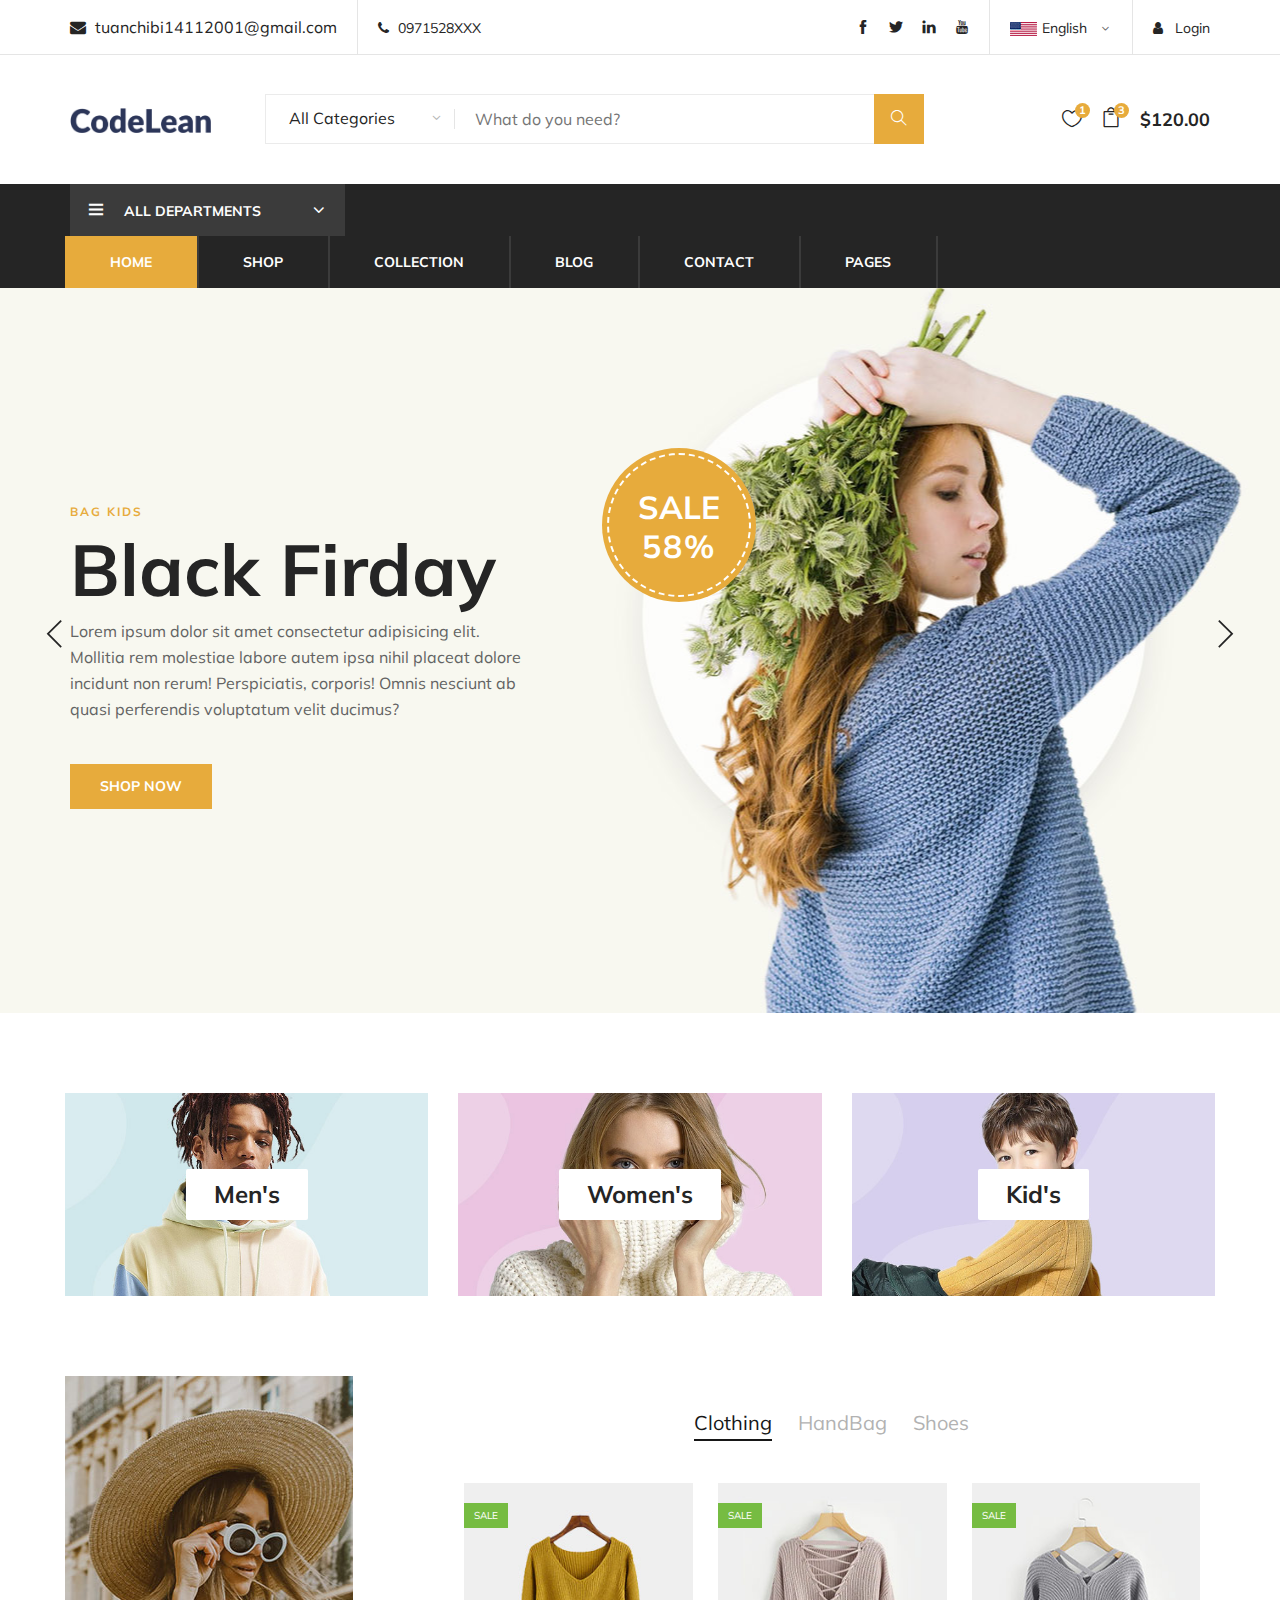
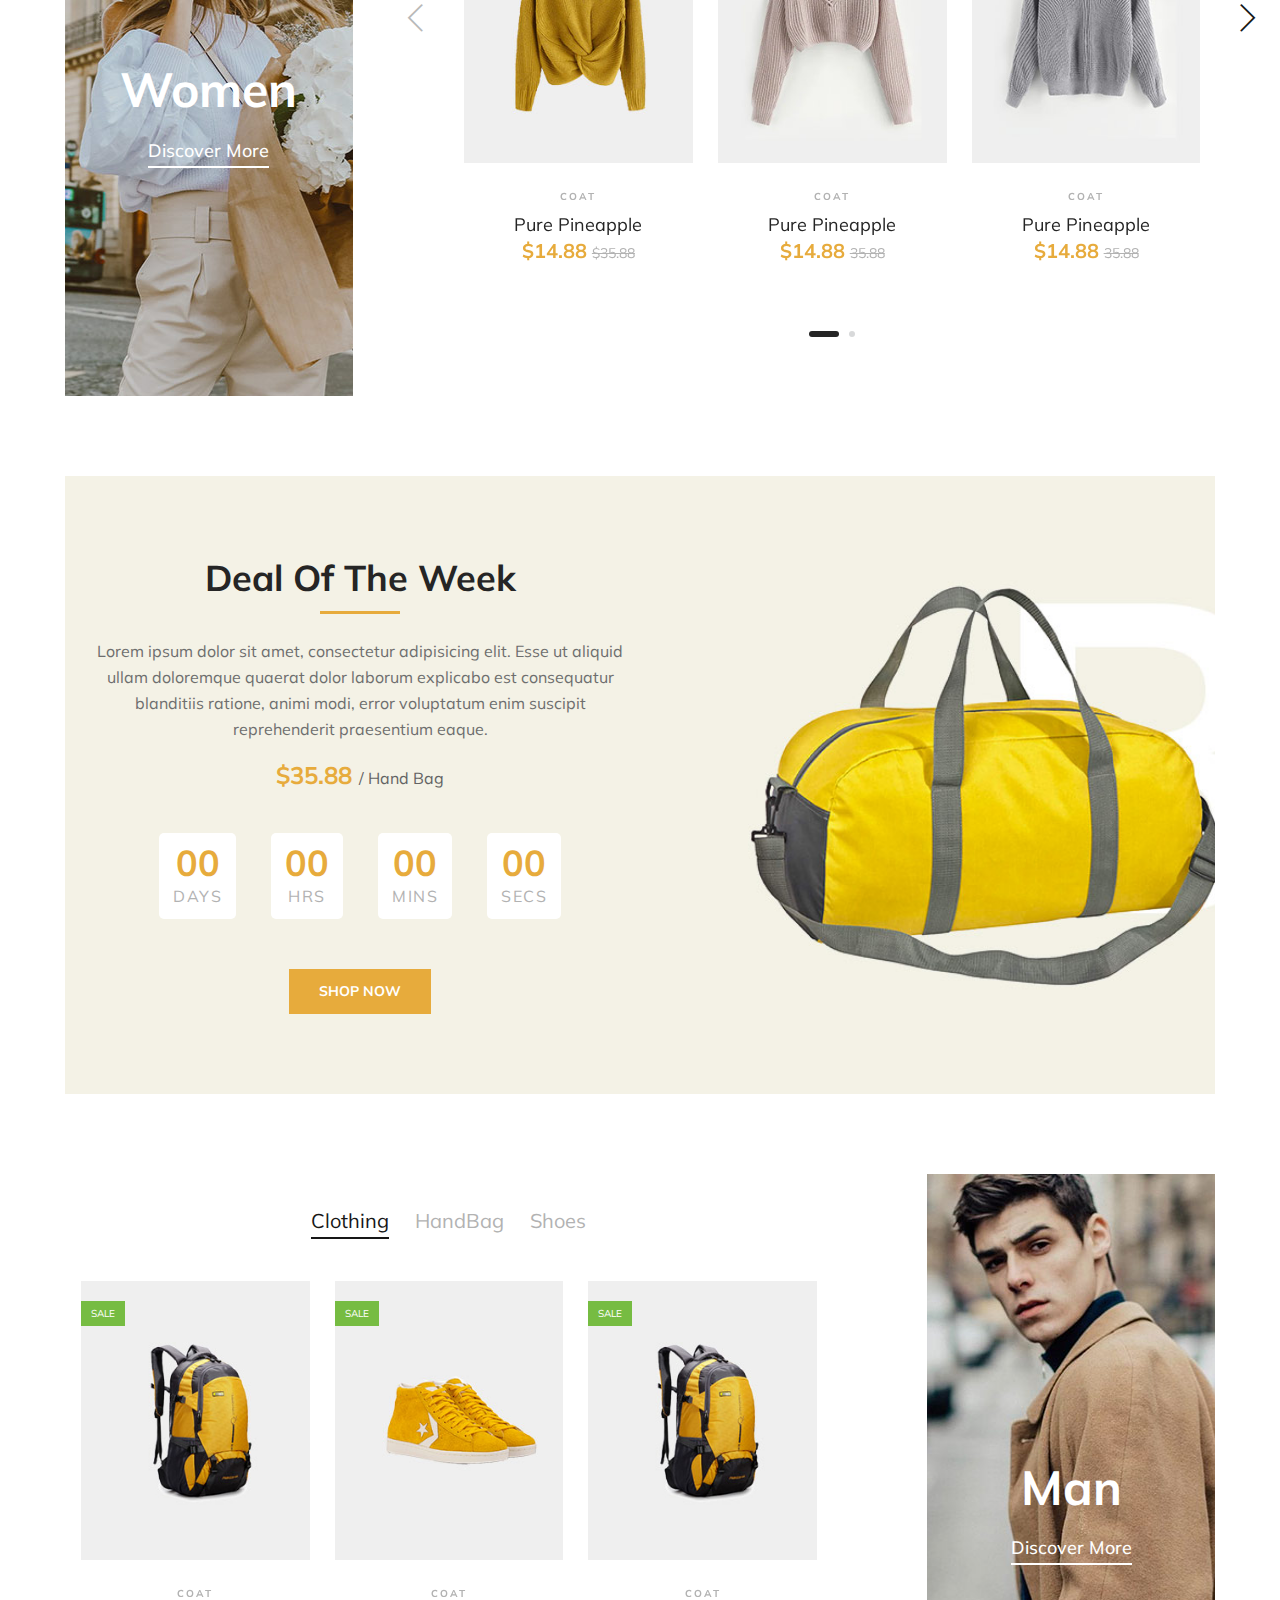
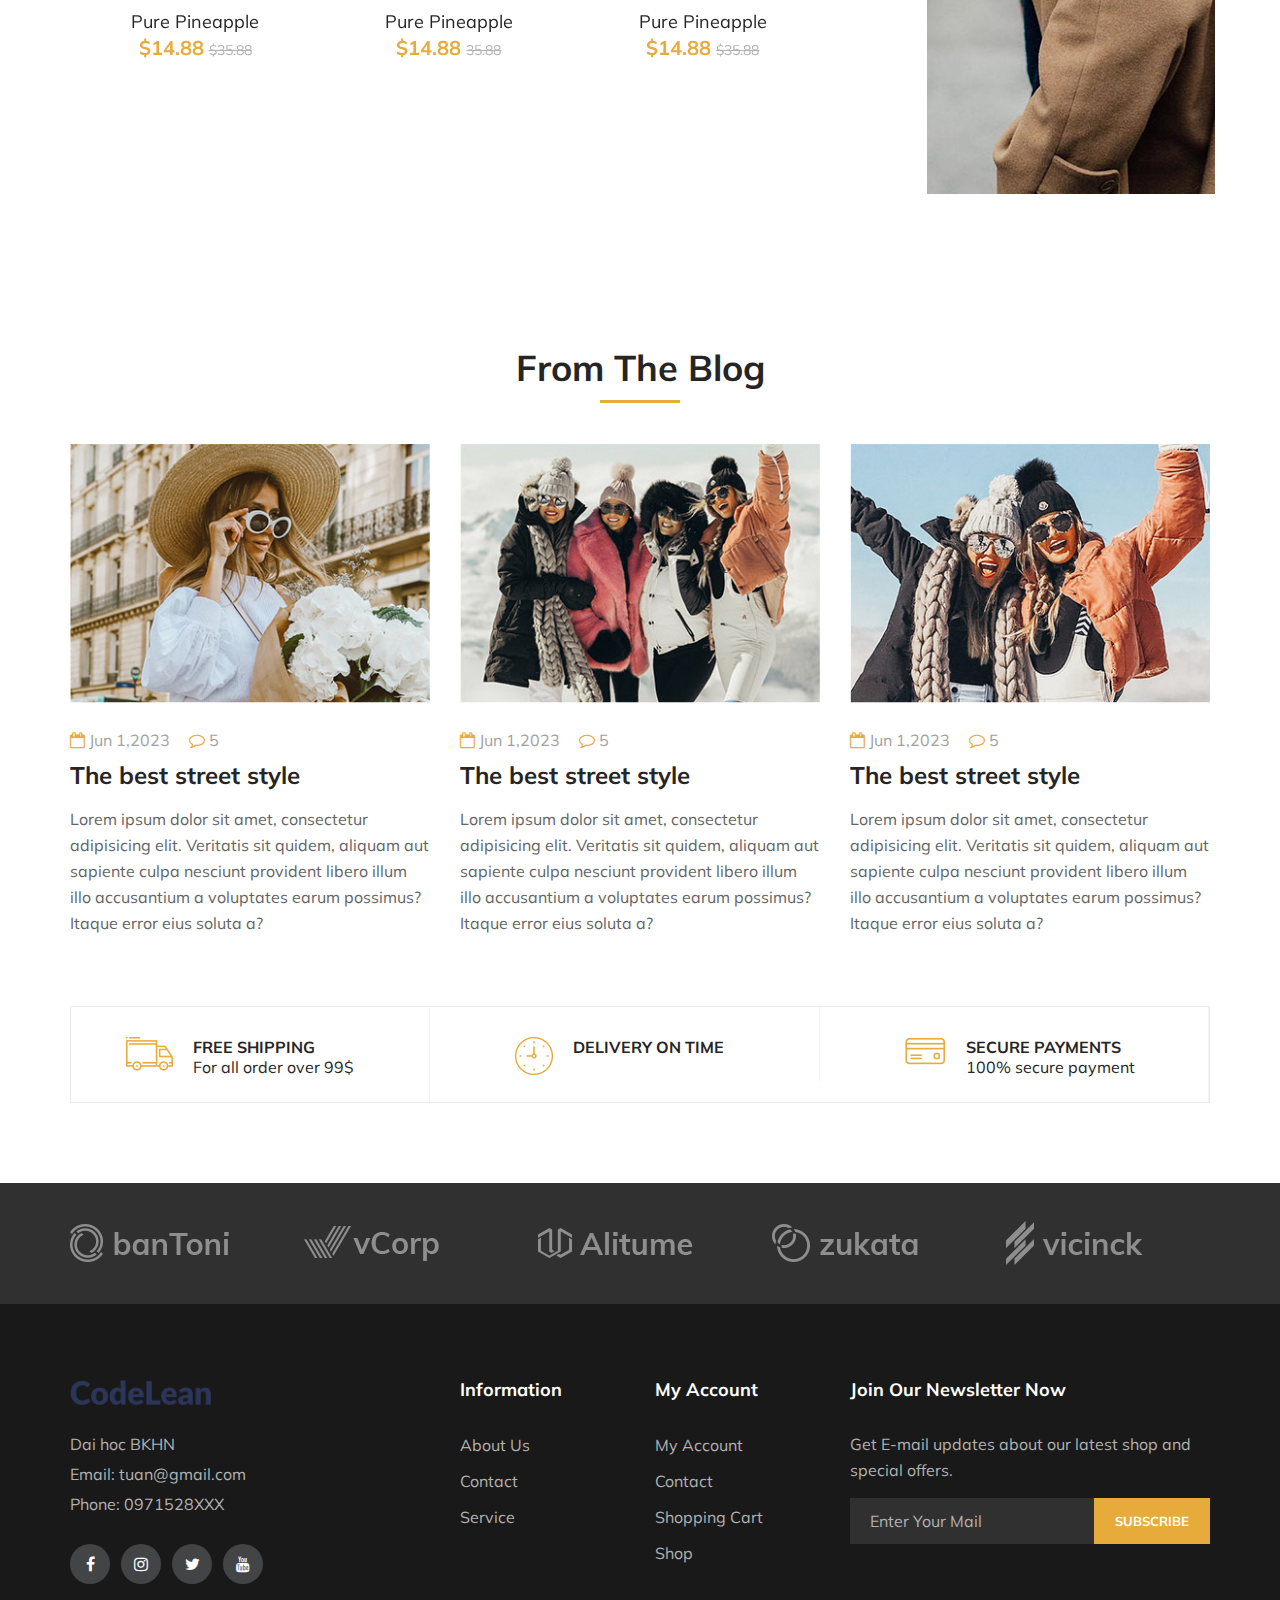
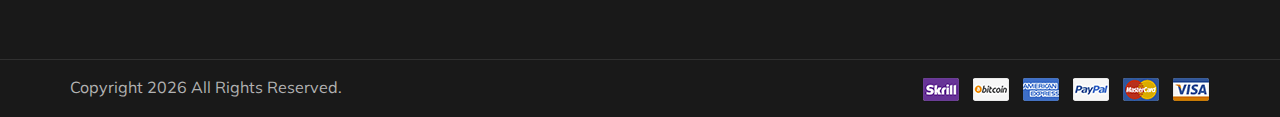
<file: index.html>
<!DOCTYPE html>
<html lang="zxx">

<head>
    <meta charset="UTF-8">
    <meta name="description" content="codelean Template">
    <meta name="keywords" content="codelean, unica, creative, html">
    <meta name="viewport" content="width=device-width, initial-scale=1.0">
    <meta http-equiv="X-UA-Compatible" content="ie=edge">
    <title>CodeLean | Template</title>

    <!-- Google Font -->
    <link href="https://fonts.googleapis.com/css?family=Muli:300,400,500,600,700,800,900&display=swap" rel="stylesheet">

    <!-- Css Styles -->
    <link rel="stylesheet" href="css/bootstrap.min.css" type="text/css">
    <link rel="stylesheet" href="css/font-awesome.min.css" type="text/css">
    <link rel="stylesheet" href="css/themify-icons.css" type="text/css">
    <link rel="stylesheet" href="css/elegant-icons.css" type="text/css">
    <link rel="stylesheet" href="css/owl.carousel.min.css" type="text/css">
    <link rel="stylesheet" href="css/nice-select.css" type="text/css">
    <link rel="stylesheet" href="css/jquery-ui.min.css" type="text/css">
    <link rel="stylesheet" href="css/slicknav.min.css" type="text/css">
    <link rel="stylesheet" href="css/style.css" type="text/css">
</head>

<body>
    <!-- Start coding here -->

    <!-- Page reload effect begin -->
    <div id="preloder">
        <div class="loader"></div>
    </div>

    <!-- Header section begin -->
    <header class="header-section">
        <div class="header-top">
            <div class="container">
                <div class="ht-left">
                    <div class="mail-service">
                        <i class="fa fa-envelope"></i>
                        tuanchibi14112001@gmail.com
                    </div>
                    <div class="phone-service">
                        <i class="fa fa-phone"></i>
                        0971528XXX
                    </div>
                </div>

                <div class="ht-right">
                    <a href="login.html" class="login-panel"><i class="fa fa-user"></i> Login</a>
                    <div class="lan-selector">
                        <select name="countries" id="countries" class="language_drop" style="width:388px;">
                            <option value="yt" data-image="img/flag-1.jpg" data-imagecss="flag yt" data-type="English">
                                English</option>
                        </select>
                    </div>

                    <div class="top-social">
                        <a href="#"><i class="ti-facebook"></i></a>
                        <a href="#"><i class="ti-twitter-alt"></i></a>
                        <a href="#"><i class="ti-linkedin"></i></a>
                        <a href="#"><i class="ti-youtube"></i></a>
                    </div>
                </div>
            </div>
        </div>

        <div class="container">
            <div class="inner-header">
                <div class="row">
                    <div class="col-lg-2 col-md-2">
                        <div class="logo">
                            <a href="index.html">
                                <img src="img/logo.png" height="25" alt="">
                            </a>
                        </div>
                    </div>
                    <div class="col-lg-7 col-md-7">
                        <div class="advanced-search">
                            <button type="button" class="category-btn">All Categories</button>
                            <div class="input-group">
                                <input type="text" placeholder="What do you need?">
                                <button type="button"><i class="ti-search"></i></button>
                            </div>
                        </div>
                    </div>
                    <div class="col-lg-3 col-md-3 text-right">
                        <ul class="nav-right">
                            <li class="heart-icon">
                                <a href="#">
                                    <i class="icon_heart_alt"></i>
                                    <span>1</span>
                                </a>
                            </li>
                            <li class="cart-icon">
                                <a href="#">
                                    <i class="icon_bag_alt"></i>
                                    <span>3</span>
                                </a>
                                <div class="cart-hover">
                                    <div class="select-items">
                                        <table>
                                            <tbody>
                                                <tr>
                                                    <td class="si-pic"><img src="img/select-product-1.jpg" alt=""></td>
                                                    <td class="si-text">
                                                        <div class="product-selected">
                                                            <p>$68.00 x 1</p>
                                                            <h6>Kabino Bedside Table</h6>
                                                        </div>
                                                    </td>
                                                    <td class="si-close">
                                                        <i class="ti-close"></i>
                                                    </td>
                                                </tr>

                                                <tr>
                                                    <td class="si-pic"><img src="img/select-product-1.jpg" alt=""></td>
                                                    <td class="si-text">
                                                        <div class="product-selected">
                                                            <p>$68.00 x 1</p>
                                                            <h6>Kabino Bedside Table</h6>
                                                        </div>
                                                    </td>
                                                    <td class="si-close">
                                                        <i class="ti-close"></i>
                                                    </td>
                                                </tr>

                                                <tr>
                                                    <td class="si-pic"><img src="img/select-product-2.jpg" alt=""></td>
                                                    <td class="si-text">
                                                        <div class="product-selected">
                                                            <p>$68.00 x 1</p>
                                                            <h6>Kabino Bedside Table</h6>
                                                        </div>
                                                    </td>
                                                    <td class="si-close">
                                                        <i class="ti-close"></i>
                                                    </td>
                                                </tr>
                                            </tbody>
                                        </table>
                                    </div>
                                    <div class="select-total">
                                        <span>total:</span>
                                        <h5>$120.00</h5>
                                    </div>
                                    <div class="select-button">
                                        <a href="shopping-cart.html" class="primary-btn view-card">VIEW CARD</a>
                                        <a href="check-out.html" class="primary-btn checkout-btn">CHECK OUT</a>
                                    </div>
                                </div>
                            </li>
                            <li class="cart-price">$120.00</li>
                        </ul>
                    </div>
                </div>
            </div>
        </div>

        <div class="nav-item">
            <div class="container">
                <div class="nav-depart">
                    <div class="depart-btn">
                        <i class="ti-menu"></i>
                        <span>All departments</span>
                        <ul class="depart-hover">
                            <li class="active"><a href="#">Women's Clothing</a></li>
                            <li><a href="#">Men's Clothing</a></li>
                            <li><a href="#">Underwear</a></li>
                            <li><a href="#">Kid's Clothing</a></li>
                        </ul>
                    </div>
                </div>
                <nav class="nav-menu mobile-menu">
                    <ul>
                        <li class="active"><a href="index.html">Home</a></li>
                        <li><a href="shop.html">Shop</a></li>
                        <li><a href="">Collection</a>
                            <ul class="dropdown">
                                <li><a href="">Men's</a></li>
                                <li><a href="">Wommen's</a></li>
                                <li><a href="">Kid's</a></li>
                            </ul>
                        </li>
                        <li><a href="blog.html">Blog</a></li>
                        <li><a href="contact.html">Contact</a></li>
                        <li><a href="#">Pages</a>
                            <ul class="dropdown">
                                <li><a href="blog-details.html">Blog Details</a></li>
                                <li><a href="shopping-cart.html">Shopping Cart</a></li>
                                <li><a href="check-out.html">Checkout</a></li>
                                <li><a href="faq.html">Faq</a></li>
                                <li><a href="register.html">Register</a></li>
                                <li><a href="login.html">Login</a></li>
                            </ul>
                        </li>
                    </ul>
                </nav>
                <div class="mobile-menu-wrap"></div>
            </div>
        </div>
    </header>

    <!-- Header section end -->

    <!-- Hero section begin -->
    <section class="hero-section">
        <div class="hero-items owl-carousel">
            <div class="single-hero-items set-bg" data-setbg="img/hero-1.jpg">
                <div class="container">
                    <div class="row">
                        <div class="col-lg-5">
                            <span>Bag kids</span>
                            <h1>Black Firday</h1>
                            <p>Lorem ipsum dolor sit amet consectetur adipisicing elit. Mollitia rem molestiae labore
                                autem ipsa nihil placeat dolore incidunt non rerum! Perspiciatis, corporis!
                                Omnis nesciunt ab quasi perferendis voluptatum velit ducimus?</p>
                            <a href="#" class="primary-btn">Shop Now</a>
                        </div>
                    </div>
                    <div class="off-card">
                        <h2> Sale <span>58%</span> </h2>
                    </div>
                </div>
            </div>
            <div class="single-hero-items set-bg" data-setbg="img/hero-2.jpg">
                <div class="container">
                    <div class="row">
                        <div class="col-lg-5">
                            <span>Bag kids</span>
                            <h1>Black Firday</h1>
                            <p>Lorem ipsum dolor sit amet consectetur adipisicing elit. Mollitia rem molestiae labore
                                autem ipsa nihil placeat dolore incidunt non rerum! Perspiciatis, corporis!
                                Omnis nesciunt ab quasi perferendis voluptatum velit ducimus?</p>
                            <a href="#" class="primary-btn">Shop Now</a>
                        </div>
                    </div>
                    <div class="off-card">
                        <h2> Sale <span>58%</span> </h2>
                    </div>
                </div>
            </div>
        </div>
    </section>

    <!-- Hero section end -->

    <!-- Banner section begin -->
    <div class="banner-section spad">
        <div class="container-fluid">
            <div class="row">
                <div class="col-lg-4">
                    <div class="single-banner">
                        <img src="img/banner-1.jpg" alt="">
                        <div class="inner-text">
                            <h4>Men's</h4>
                        </div>
                    </div>
                </div>
                <div class="col-lg-4">
                    <div class="single-banner">
                        <img src="img/banner-2.jpg" alt="">
                        <div class="inner-text">
                            <h4>Women's</h4>
                        </div>
                    </div>
                </div>
                <div class="col-lg-4">
                    <div class="single-banner">
                        <img src="img/banner-3.jpg" alt="">
                        <div class="inner-text">
                            <h4>Kid's</h4>
                        </div>
                    </div>
                </div>
            </div>
        </div>
    </div>

    <!-- Banner section end -->

    <!-- Women Banner Section Begin -->
    <section class="women-banner spad">
        <div class="container-fluid">
            <div class="row">
                <div class="col-lg-3">
                    <div class="product-large set-bg" data-setbg="img/products/women-large.jpg">
                        <h2>Women</h2>
                        <a href="#">Discover More</a>
                    </div>

                </div>
                <div class="col-lg-8 offset-lg-1">
                    <div class="filter-control">
                        <ul>
                            <li class="active">Clothing</li>
                            <li>HandBag</li>
                            <li>Shoes</li>
                        </ul>
                    </div>
                    <div class="product-slider owl-carousel">
                        <div class="product-item">
                            <div class="pi-pic">
                                <img src="img/products/women-1.jpg" alt="">
                                <div class="sale">Sale</div>
                                <div class="icon">
                                    <i class="icon_heart_alt"></i>
                                </div>
                                <ul>
                                    <li class="w-icon active"><a href=""><i class="icon_bag_alt"></i></a></li>
                                    <li class="quick-view"><a href="product.html">+ Quick View</a></li>
                                    <li class="w-icon"><a href=""><i class="fa fa-random"></i></a></li>
                                </ul>
                            </div>
                            <div class="pi-text">
                                <div class="catagory-name">Coat</div>
                                <a href="">
                                    <h5>Pure Pineapple</h5>
                                </a>
                                <div class="product-price">
                                    $14.88
                                    <span>$35.88</span>
                                </div>
                            </div>
                        </div>
                        <div class="product-item">
                            <div class="pi-pic">
                                <img src="img/products/women-2.jpg" alt="">
                                <div class="sale">Sale</div>
                                <div class="icon">
                                    <i class="icon_heart_alt"></i>
                                </div>
                                <ul>
                                    <li class="w-icon active"><a href=""><i class="icon_bag_alt"></i></a></li>
                                    <li class="quick-view"><a href="product.html">+ Quick View</a></li>
                                    <li class="w-icon"><a href=""><i class="fa fa-random"></i></a></li>
                                </ul>
                            </div>
                            <div class="pi-text">
                                <div class="catagory-name">Coat</div>
                                <a href="">
                                    <h5>Pure Pineapple</h5>
                                </a>
                                <div class="product-price">
                                    $14.88
                                    <span>35.88</span>
                                </div>
                            </div>
                        </div>
                        <div class="product-item">
                            <div class="pi-pic">
                                <img src="img/products/women-3.jpg" alt="">
                                <div class="sale">Sale</div>
                                <div class="icon">
                                    <i class="icon_heart_alt"></i>
                                </div>
                                <ul>
                                    <li class="w-icon active"><a href=""><i class="icon_bag_alt"></i></a></li>
                                    <li class="quick-view"><a href="product.html">+ Quick View</a></li>
                                    <li class="w-icon"><a href=""><i class="fa fa-random"></i></a></li>
                                </ul>
                            </div>
                            <div class="pi-text">
                                <div class="catagory-name">Coat</div>
                                <a href="">
                                    <h5>Pure Pineapple</h5>
                                </a>
                                <div class="product-price">
                                    $14.88
                                    <span>35.88</span>
                                </div>
                            </div>
                        </div>
                        <div class="product-item">
                            <div class="pi-pic">
                                <img src="img/products/women-3.jpg" alt="">
                                <div class="sale">Sale</div>
                                <div class="icon">
                                    <i class="icon_heart_alt"></i>
                                </div>
                                <ul>
                                    <li class="w-icon active"><a href=""><i class="icon_bag_alt"></i></a></li>
                                    <li class="quick-view"><a href="product.html">+ Quick View</a></li>
                                    <li class="w-icon"><a href=""><i class="fa fa-random"></i></a></li>
                                </ul>
                            </div>
                            <div class="pi-text">
                                <div class="catagory-name">Coat</div>
                                <a href="">
                                    <h5>Pure Pineapple</h5>
                                </a>
                                <div class="product-price">
                                    $14.88
                                    <span>35.88</span>
                                </div>
                            </div>
                        </div>
                    </div>
                </div>
            </div>
        </div>
    </section>
    <!-- Women Banner Section End -->

    <!-- Promotion Information Section Begin -->
    <section class="deal-of-week set-bg spad" data-setbg="img/time-bg.jpg">
        <div class="container">
            <div class="col-lg-6 text-center">
                <div class="section-title">
                    <h2>Deal Of The Week</h2>
                    <p>Lorem ipsum dolor sit amet, consectetur adipisicing elit. Esse ut aliquid ullam doloremque
                        quaerat dolor laborum explicabo est consequatur blanditiis ratione, animi modi, error voluptatum
                        enim suscipit reprehenderit praesentium eaque.</p>
                    <div class="product-price">
                        $35.88
                        <span>/ Hand Bag</span>
                    </div>
                </div>
                <div class="countdown-timer" id="countdown">
                    <div class="cd-item">
                        <span>56</span>
                        <p>Days</p>
                    </div>
                    <div class="cd-item">
                        <span>12</span>
                        <p>Hrs</p>
                    </div>
                    <div class="cd-item">
                        <span>48</span>
                        <p>Mins</p>
                    </div>
                    <div class="cd-item">
                        <span>52</span>
                        <p>Secs</p>
                    </div>
                </div>
                <a href="" class="primary-btn">Shop Now</a>
            </div>
        </div>
    </section>

    <!-- Promotion Information Section End -->

    <!-- Man Banner Section Begin -->
    <section class="man-banner spad">
        <div class="container-fluid">
            <div class="row">
                <div class="col-lg-8">
                    <div class="filter-control">
                        <ul>
                            <li class="active">Clothing</li>
                            <li>HandBag</li>
                            <li>Shoes</li>
                        </ul>
                    </div>
                    <div class="product-slider owl-carousel">
                        <div class="product-item">
                            <div class="pi-pic">
                                <img src="img/products/man-1.jpg" alt="">
                                <div class="sale">Sale</div>
                                <div class="icon">
                                    <i class="icon_heart_alt"></i>
                                </div>
                                <ul>
                                    <li class="w-icon active"><a href=""><i class="icon_bag_alt"></i></a></li>
                                    <li class="quick-view"><a href="product.html">+ Quick View</a></li>
                                    <li class="w-icon"><a href=""><i class="fa fa-random"></i></a></li>
                                </ul>
                            </div>
                            <div class="pi-text">
                                <div class="catagory-name">Coat</div>
                                <a href="">
                                    <h5>Pure Pineapple</h5>
                                </a>
                                <div class="product-price">
                                    $14.88
                                    <span>$35.88</span>
                                </div>
                            </div>
                        </div>
                        <div class="product-item">
                            <div class="pi-pic">
                                <img src="img/products/man-2.jpg" alt="">
                                <div class="sale">Sale</div>
                                <div class="icon">
                                    <i class="icon_heart_alt"></i>
                                </div>
                                <ul>
                                    <li class="w-icon active"><a href=""><i class="icon_bag_alt"></i></a></li>
                                    <li class="quick-view"><a href="product.html">+ Quick View</a></li>
                                    <li class="w-icon"><a href=""><i class="fa fa-random"></i></a></li>
                                </ul>
                            </div>
                            <div class="pi-text">
                                <div class="catagory-name">Coat</div>
                                <a href="">
                                    <h5>Pure Pineapple</h5>
                                </a>
                                <div class="product-price">
                                    $14.88
                                    <span>35.88</span>
                                </div>
                            </div>
                        </div>
                    </div>
                </div>
                <div class="col-lg-3 offset-lg-1">
                    <div class="product-large set-bg" data-setbg="img/products/man-large.jpg">
                        <h2>Man</h2>
                        <a href="#">Discover More</a>
                    </div>

                </div>
            </div>
        </div>
    </section>

    <!-- Man Banner Section End -->

    <!-- Lastest Blog Section Begin -->
    <section class="latest-blog spad">
        <div class="container">
            <div class="row">
                <div class="col-lg-12">
                    <div class="section-title">
                        <h2>From The Blog</h2>
                    </div>
                </div>
            </div>
            <div class="row">
                <div class="col-lg-4 col-md-6">
                    <div class="single-latest-blog">
                        <img src="img/latest-1.jpg" alt="">
                        <div class="latest-text">
                            <div class="tag-list">
                                <div class="tag-item">
                                    <i class="fa fa-calendar-o"></i>
                                    Jun 1,2023
                                </div>
                                <div class="tag-item">
                                    <i class="fa fa-comment-o"></i>
                                    5
                                </div>
                            </div>
                            <a href="">
                                <h4>The best street style</h4>
                            </a>
                            <p>Lorem ipsum dolor sit amet, consectetur adipisicing elit. Veritatis sit quidem, aliquam
                                aut sapiente culpa nesciunt provident libero illum illo accusantium a voluptates earum
                                possimus? Itaque error eius soluta a?</p>
                            
                        </div>
                    </div>
                </div>
                <div class="col-lg-4 col-md-6">
                    <div class="single-latest-blog">
                        <img src="img/latest-2.jpg" alt="">
                        <div class="latest-text">
                            <div class="tag-list">
                                <div class="tag-item">
                                    <i class="fa fa-calendar-o"></i>
                                    Jun 1,2023
                                </div>
                                <div class="tag-item">
                                    <i class="fa fa-comment-o"></i>
                                    5
                                </div>
                            </div>
                            <a href="">
                                <h4>The best street style</h4>
                            </a>
                            <p>Lorem ipsum dolor sit amet, consectetur adipisicing elit. Veritatis sit quidem, aliquam
                                aut sapiente culpa nesciunt provident libero illum illo accusantium a voluptates earum
                                possimus? Itaque error eius soluta a?</p>
                            
                        </div>
                    </div>
                </div>
                <div class="col-lg-4 col-md-6">
                    <div class="single-latest-blog">
                        <img src="img/latest-3.jpg" alt="">
                        <div class="latest-text">
                            <div class="tag-list">
                                <div class="tag-item">
                                    <i class="fa fa-calendar-o"></i>
                                    Jun 1,2023
                                </div>
                                <div class="tag-item">
                                    <i class="fa fa-comment-o"></i>
                                    5
                                </div>
                            </div>
                            <a href="">
                                <h4>The best street style</h4>
                            </a>
                            <p>Lorem ipsum dolor sit amet, consectetur adipisicing elit. Veritatis sit quidem, aliquam
                                aut sapiente culpa nesciunt provident libero illum illo accusantium a voluptates earum
                                possimus? Itaque error eius soluta a?</p>
                            
                        </div>
                    </div>
                </div>
            </div>
            <div class="benefit-items">
                <div class="row">
                    <div class="col-lg-4">
                        <div class="single-benefit">
                            <div class="sb-icon">
                                <img src="img/icon-1.png" alt="">
                            </div>
                            <div class="sb-text">
                                <h6>Free Shipping</h6>
                                <p>For all order over 99$</p>
                            </div>
                        </div>
                    </div>
                    <div class="col-lg-4">
                        <div class="single-benefit">
                            <div class="sb-icon">
                                <img src="img/icon-2.png" alt="">
                            </div>
                            <div class="sb-text">
                                <h6>DELIVERY ON TIME</h6>
                                <p></p>
                            </div>
                        </div>
                    </div>
                    <div class="col-lg-4">
                        <div class="single-benefit">
                            <div class="sb-icon">
                                <img src="img/icon-3.png" alt="">
                            </div>
                            <div class="sb-text">
                                <h6>SECURE PAYMENTS</h6>
                                <p>100% secure payment</p>
                            </div>
                        </div>
                    </div>
                </div>
            </div>
        </div>
    </section>

    <!-- Lastest Blog Section End -->


    <!-- Partner Logo Section Begin -->
    <div class="partner-logo">
        <div class="container">
            <div class="logo-carousel owl-carousel">
                <div class="logo-item">
                    <div class="tablecell-inner">
                        <img src="img/logo-carousel/logo-1.png" alt="">
                    </div>
                </div>
                <div class="logo-item">
                    <div class="tablecell-inner">
                        <img src="img/logo-carousel/logo-2.png" alt="">
                    </div>
                </div>
                <div class="logo-item">
                    <div class="tablecell-inner">
                        <img src="img/logo-carousel/logo-3.png" alt="">
                    </div>
                </div>
                <div class="logo-item">
                    <div class="tablecell-inner">
                        <img src="img/logo-carousel/logo-4.png" alt="">
                    </div>
                </div>
                <div class="logo-item">
                    <div class="tablecell-inner">
                        <img src="img/logo-carousel/logo-5.png" alt="">
                    </div>
                </div>
            </div>
        </div>
    </div>

    <!-- Partner Logo Section End -->

    <!-- Footer Section Begin -->

    <footer class="footer-section">
        <div class="container">
            <div class="row">
                <div class="col-lg-3">
                    <div class="footer-left">
                        <div class="footer-logo">
                            <a href="index.html">
                                <img src="img/footer-logo.png" height="25" alt="">
                            </a>
                        </div>
                        <ul>
                            <li>Dai hoc BKHN</li>
                            <li>Email: tuan@gmail.com</li>
                            <li>Phone: 0971528XXX</li>
                        </ul>
                        <div class="footer-social">
                            <a href="#"><i class="fa fa-facebook"></i></a>
                            <a href="#"><i class="fa fa-instagram"></i></a>
                            <a href="#"><i class="fa fa-twitter"></i></a>
                            <a href="#"><i class="fa fa-youtube"></i></a>
                        </div>
                    </div>
                </div>
                <div class="col-lg-2 offset-lg-1">
                    <div class="footer-widget">
                        <h5>Information</h5>
                        <ul>
                            <li><a href="#">About Us</a></li>
                            <li><a href="#">Contact</a></li>
                            <li><a href="#">Service</a></li>
                        </ul>
                    </div>
                </div>
                <div class="col-lg-2">
                    <div class="footer-widget">
                        <h5>My Account</h5>
                        <ul>
                            <li><a href="#">My Account</a></li>
                            <li><a href="#">Contact</a></li>
                            <li><a href="#">Shopping Cart</a></li>
                            <li><a href="#">Shop</a></li>
                        </ul>
                    </div>
                </div>
                <div class="col-lg-4">
                    <div class="newslatter-item">
                        <h5>Join Our Newsletter Now</h5>
                        <p>Get E-mail updates about our latest shop and special offers.</p>
                        <form action="#" class="subscribe-form">
                            <input type="text" placeholder="Enter Your Mail">
                            <button type="button">Subscribe</button>
                        </form>
                    </div>
                </div>
            </div>
        </div>
        <div class="copyright-reserved">
            <div class="container">
                <div class="row">
                    <div class="col-lg-12">
                        <div class="copyright-text">
                            Copyright
                            <script> document.write(new Date().getFullYear());</script> All Rights Reserved.
                        </div>
                        <div class="payment-pic">
                            <img src="img/payment-method.png" alt="">
                        </div>
                    </div>
                </div>
            </div>
        </div>

    </footer>
    <!-- Footer Section End -->

    <!-- Js Plugins -->
    <script src="js/jquery-3.3.1.min.js"></script>
    <script src="js/bootstrap.min.js"></script>
    <script src="js/jquery-ui.min.js"></script>
    <script src="js/jquery.countdown.min.js"></script>
    <script src="js/jquery.nice-select.min.js"></script>
    <script src="js/jquery.zoom.min.js"></script>
    <script src="js/jquery.dd.min.js"></script>
    <script src="js/jquery.slicknav.js"></script>
    <script src="js/owl.carousel.min.js"></script>
    <script src="js/main.js"></script>
</body>

</html>
</file>
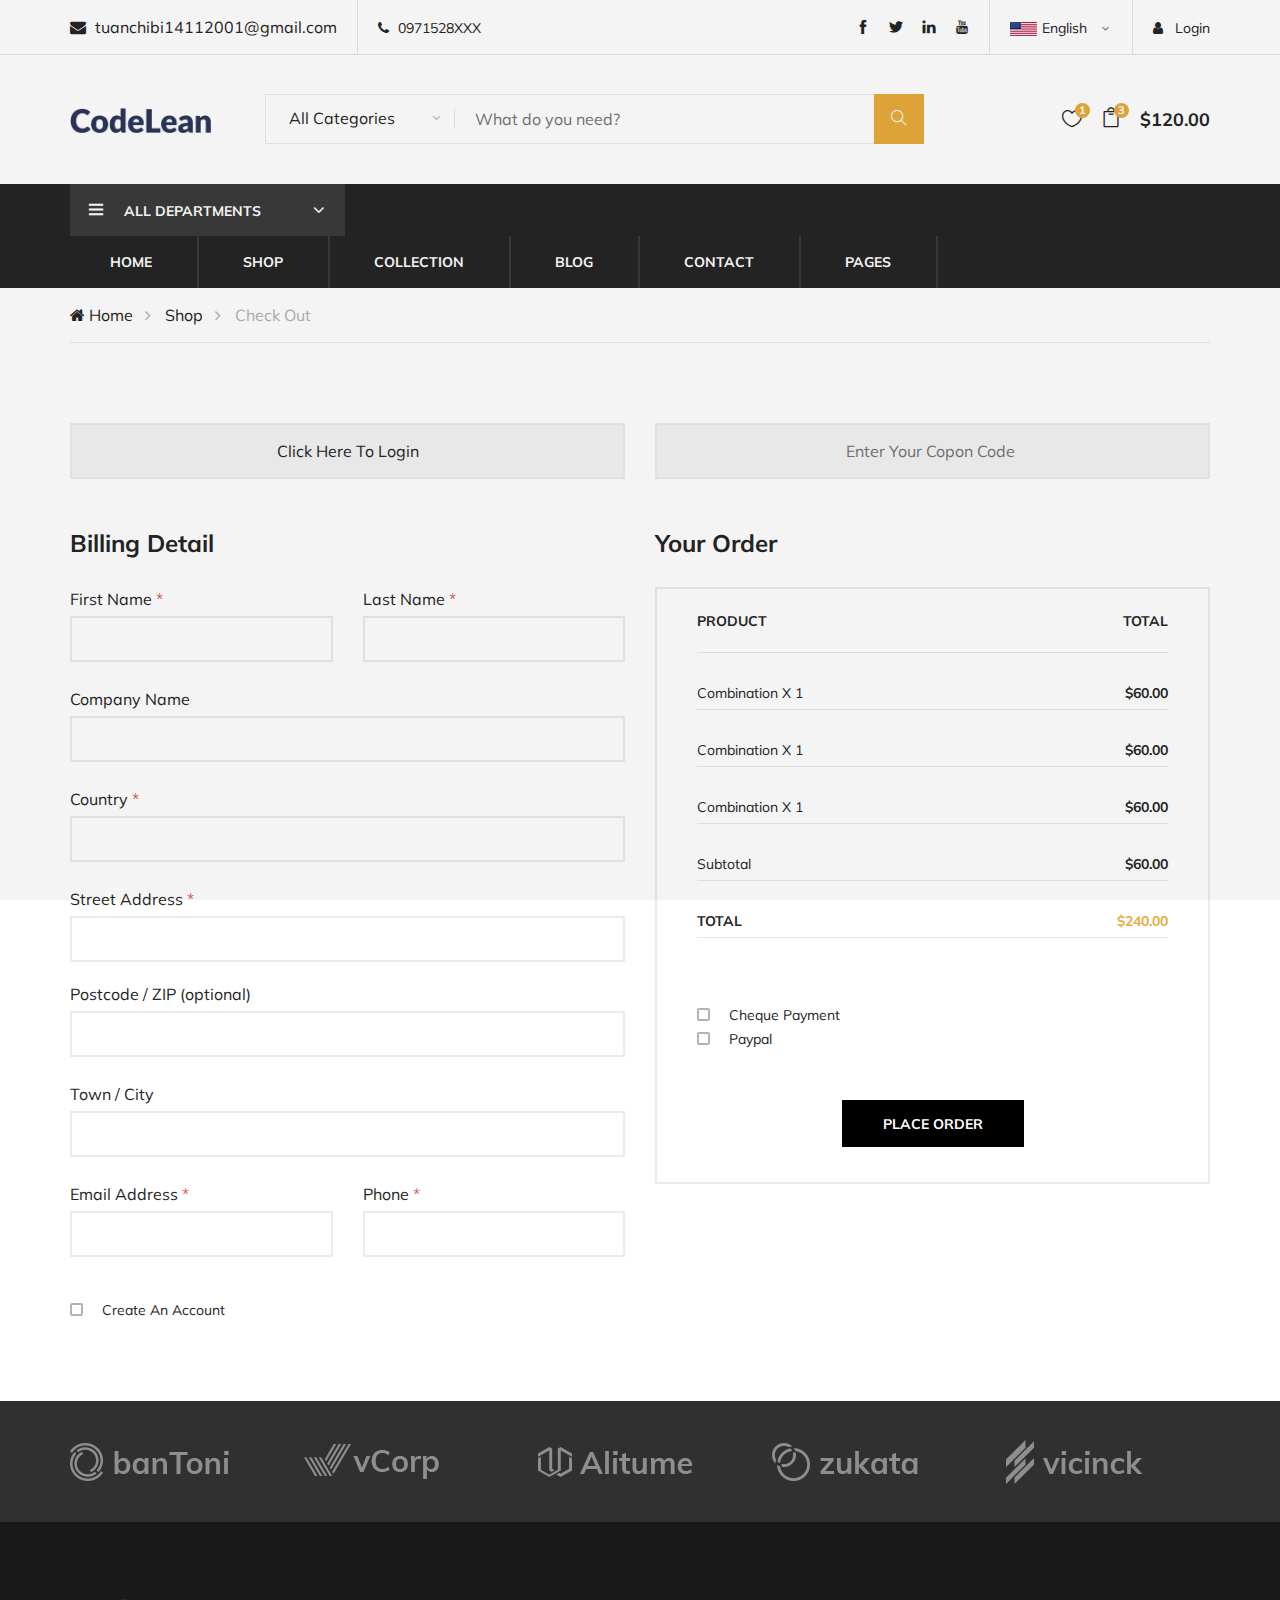
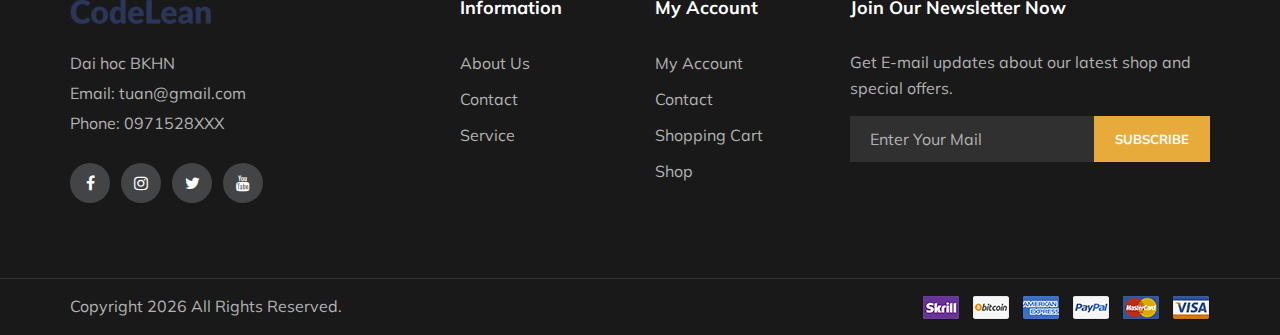
<file: check-out.html>
<!DOCTYPE html>
<html lang="zxx">

<head>
    <meta charset="UTF-8">
    <meta name="description" content="codelean Template">
    <meta name="keywords" content="codelean, unica, creative, html">
    <meta name="viewport" content="width=device-width, initial-scale=1.0">
    <meta http-equiv="X-UA-Compatible" content="ie=edge">
    <title>CodeLean | Template</title>

    <!-- Google Font -->
    <link href="https://fonts.googleapis.com/css?family=Muli:300,400,500,600,700,800,900&display=swap" rel="stylesheet">

    <!-- Css Styles -->
    <link rel="stylesheet" href="css/bootstrap.min.css" type="text/css">
    <link rel="stylesheet" href="css/font-awesome.min.css" type="text/css">
    <link rel="stylesheet" href="css/themify-icons.css" type="text/css">
    <link rel="stylesheet" href="css/elegant-icons.css" type="text/css">
    <link rel="stylesheet" href="css/owl.carousel.min.css" type="text/css">
    <link rel="stylesheet" href="css/nice-select.css" type="text/css">
    <link rel="stylesheet" href="css/jquery-ui.min.css" type="text/css">
    <link rel="stylesheet" href="css/slicknav.min.css" type="text/css">
    <link rel="stylesheet" href="css/style.css" type="text/css">
</head>

<body>
    <!-- Start coding here -->
    <!-- Page reload effect begin -->
    <div id="preloder">
        <div class="loader"></div>
    </div>

    <!-- Header section begin -->
    <header class="header-section">
        <div class="header-top">
            <div class="container">
                <div class="ht-left">
                    <div class="mail-service">
                        <i class="fa fa-envelope"></i>
                        tuanchibi14112001@gmail.com
                    </div>
                    <div class="phone-service">
                        <i class="fa fa-phone"></i>
                        0971528XXX
                    </div>
                </div>

                <div class="ht-right">
                    <a href="login.html" class="login-panel"><i class="fa fa-user"></i> Login</a>
                    <div class="lan-selector">
                        <select name="countries" id="countries" class="language_drop" style="width:388px;">
                            <option value="yt" data-image="img/flag-1.jpg" data-imagecss="flag yt" data-type="English">
                                English</option>
                        </select>
                    </div>

                    <div class="top-social">
                        <a href="#"><i class="ti-facebook"></i></a>
                        <a href="#"><i class="ti-twitter-alt"></i></a>
                        <a href="#"><i class="ti-linkedin"></i></a>
                        <a href="#"><i class="ti-youtube"></i></a>
                    </div>
                </div>
            </div>
        </div>

        <div class="container">
            <div class="inner-header">
                <div class="row">
                    <div class="col-lg-2 col-md-2">
                        <div class="logo">
                            <a href="index.html">
                                <img src="img/logo.png" height="25" alt="">
                            </a>
                        </div>
                    </div>
                    <div class="col-lg-7 col-md-7">
                        <div class="advanced-search">
                            <button type="button" class="category-btn">All Categories</button>
                            <div class="input-group">
                                <input type="text" placeholder="What do you need?">
                                <button type="button"><i class="ti-search"></i></button>
                            </div>
                        </div>
                    </div>
                    <div class="col-lg-3 col-md-3 text-right">
                        <ul class="nav-right">
                            <li class="heart-icon">
                                <a href="#">
                                    <i class="icon_heart_alt"></i>
                                    <span>1</span>
                                </a>
                            </li>
                            <li class="cart-icon">
                                <a href="#">
                                    <i class="icon_bag_alt"></i>
                                    <span>3</span>
                                </a>
                                <div class="cart-hover">
                                    <div class="select-items">
                                        <table>
                                            <tbody>
                                                <tr>
                                                    <td class="si-pic"><img src="img/select-product-1.jpg" alt=""></td>
                                                    <td class="si-text">
                                                        <div class="product-selected">
                                                            <p>$68.00 x 1</p>
                                                            <h6>Kabino Bedside Table</h6>
                                                        </div>
                                                    </td>
                                                    <td class="si-close">
                                                        <i class="ti-close"></i>
                                                    </td>
                                                </tr>

                                                <tr>
                                                    <td class="si-pic"><img src="img/select-product-1.jpg" alt=""></td>
                                                    <td class="si-text">
                                                        <div class="product-selected">
                                                            <p>$68.00 x 1</p>
                                                            <h6>Kabino Bedside Table</h6>
                                                        </div>
                                                    </td>
                                                    <td class="si-close">
                                                        <i class="ti-close"></i>
                                                    </td>
                                                </tr>

                                                <tr>
                                                    <td class="si-pic"><img src="img/select-product-2.jpg" alt=""></td>
                                                    <td class="si-text">
                                                        <div class="product-selected">
                                                            <p>$68.00 x 1</p>
                                                            <h6>Kabino Bedside Table</h6>
                                                        </div>
                                                    </td>
                                                    <td class="si-close">
                                                        <i class="ti-close"></i>
                                                    </td>
                                                </tr>
                                            </tbody>
                                        </table>
                                    </div>
                                    <div class="select-total">
                                        <span>total:</span>
                                        <h5>$120.00</h5>
                                    </div>
                                    <div class="select-button">
                                        <a href="shopping-cart.html" class="primary-btn view-card">VIEW CARD</a>
                                        <a href="check-out.html" class="primary-btn checkout-btn">CHECK OUT</a>
                                    </div>
                                </div>
                            </li>
                            <li class="cart-price">$120.00</li>
                        </ul>
                    </div>
                </div>
            </div>
        </div>

        <div class="nav-item">
            <div class="container">
                <div class="nav-depart">
                    <div class="depart-btn">
                        <i class="ti-menu"></i>
                        <span>All departments</span>
                        <ul class="depart-hover">
                            <li class="active"><a href="#">Women's Clothing</a></li>
                            <li><a href="#">Men's Clothing</a></li>
                            <li><a href="#">Underwear</a></li>
                            <li><a href="#">Kid's Clothing</a></li>
                        </ul>
                    </div>
                </div>
                <nav class="nav-menu mobile-menu">
                    <ul>
                        <li><a href="index.html">Home</a></li>
                        <li><a href="shop.html">Shop</a></li>
                        <li><a href="">Collection</a>
                            <ul class="dropdown">
                                <li><a href="">Men's</a></li>
                                <li><a href="">Wommen's</a></li>
                                <li><a href="">Kid's</a></li>
                            </ul>
                        </li>
                        <li><a href="blog.html">Blog</a></li>
                        <li><a href="contact.html">Contact</a></li>
                        <li><a href="#">Pages</a>
                            <ul class="dropdown">
                                <li><a href="blog-details.html">Blog Details</a></li>
                                <li><a href="shopping-cart.html">Shopping Cart</a></li>
                                <li><a href="check-out.html">Checkout</a></li>
                                <li><a href="faq.html">Faq</a></li>
                                <li><a href="register.html">Register</a></li>
                                <li><a href="login.html">Login</a></li>
                            </ul>
                        </li>
                    </ul>
                </nav>
                <div class="mobile-menu-wrap"></div>
            </div>
        </div>
    </header>

    <!-- Header section end -->

    <!-- Code here -->
    <div class="breadcrumb-section">
        <div class="container">
            <div class="row">
                <div class="col-lg-12">
                    <div class="breadcrumb-text">
                        <a href="index.html"><i class="fa fa-home"></i> Home</a>
                        <a href="shop.html"> Shop</a>
                        <span>Check Out</span>
                    </div>
                </div>
            </div>
        </div>
    </div>

    <!-- Check Out Section Begin -->
    <div class="checkout-section spad">
        <div class="container">
            <form action="#" class="checkout-form">
                <div class="row">
                    <div class=" col-lg-6">
                        <div class="checkout-content">
                            <a href="login.html" class="content-btn">Click Here To Login</a>
                        </div>
                        <h4>Billing Detail</h4>
                        <div class="row">
                            <div class="col-lg-6">
                                <label for="fir">First Name <span>*</span></label>
                                <input type="text" name="" id="fir" required>
                            </div>
                            <div class="col-lg-6">
                                <label for="last">Last Name <span>*</span></label>
                                <input type="text" name="" id="last" required>
                            </div>
                            <div class="col-lg-12">
                                <label for="com-name">Company Name</label>
                                <input type="text" name="" id="com-name">
                            </div>
                            <div class="col-lg-12">
                                <label for="coun">Country <span>*</span></label>
                                <input type="text" name="" id="coun">
                            </div>
                            <div class="col-lg-12">
                                <label for="street">Street Address <span>*</span></label>
                                <input type="text" name="" id="street" class="street-first" required>
                                <!-- <input type="text" name="" id=""> -->
                            </div>
                            <div class="col-lg-12">
                                <label for="zip">Postcode / ZIP (optional) </label>
                                <input type="text" name="" id="zip">
                            </div>
                            <div class="col-lg-12">
                                <label for="town">Town / City </label>
                                <input type="text" name="" id="town">
                            </div>
                            <div class="col-lg-6">
                                <label for="email">Email Address <span>*</span> </label>
                                <input type="text" name="" id="email" required>
                            </div>
                            <div class="col-lg-6">
                                <label for="phone">Phone <span>*</span> </label>
                                <input type="text" name="" id="phone" required>
                            </div>
                            <div class="col-lg-12">
                                <div class="create-item">
                                    <label for="acc-create">
                                        Create An Account
                                        <input type="checkbox" name="" id="acc-create">
                                        <span class="checkmark"></span>
                                    </label>
                                </div>
                            </div>
                        </div>
                    </div>
                    <div class="col-lg-6">
                        <div class="checkout-content">
                            <input type="text" name="" id="" placeholder="Enter Your Copon Code">    
                        </div>
                        <div class="place-order">
                            <h4>Your Order</h4>
                            <div class="order-total">
                                <ul class="order-table">
                                    <li>Product <span>Total</span></li>
                                    <li class="fw-normal">Combination x 1 <span>$60.00</span></li>
                                    <li class="fw-normal">Combination x 1 <span>$60.00</span></li>
                                    <li class="fw-normal">Combination x 1 <span>$60.00</span></li>
                                    <li class="fw-normal">Subtotal <span>$60.00</span></li>
                                    <li class="total-price">Total <span>$240.00</span></li>                                                                        
                                </ul>
                                <div class="payment-check">
                                    <div class="pc-item">
                                        <label for="pc-check">
                                            Cheque Payment
                                            <input type="checkbox" name="" id="pc-check">
                                            <span class="checkmark"></span>
                                        </label>
                                    </div>
                                    <div class="pc-item">
                                        <label for="pc-paypal">
                                            Paypal
                                            <input type="checkbox" name="" id="pc-paypal">
                                            <span class="checkmark"></span>
                                        </label>
                                    </div>
                                </div>
                                <div class="order-btn">
                                    <button type="submit" class="site-btn place-btn">Place Order</button>
                                </div>
                            </div>
                        </div>
                    </div>
                </div>
            </form>
        </div>
    </div>

    <!-- Check Out Section End -->


    <!-- Code here -->

    <!-- Partner Logo Section Begin -->
    <div class="partner-logo">
        <div class="container">
            <div class="logo-carousel owl-carousel">
                <div class="logo-item">
                    <div class="tablecell-inner">
                        <img src="img/logo-carousel/logo-1.png" alt="">
                    </div>
                </div>
                <div class="logo-item">
                    <div class="tablecell-inner">
                        <img src="img/logo-carousel/logo-2.png" alt="">
                    </div>
                </div>
                <div class="logo-item">
                    <div class="tablecell-inner">
                        <img src="img/logo-carousel/logo-3.png" alt="">
                    </div>
                </div>
                <div class="logo-item">
                    <div class="tablecell-inner">
                        <img src="img/logo-carousel/logo-4.png" alt="">
                    </div>
                </div>
                <div class="logo-item">
                    <div class="tablecell-inner">
                        <img src="img/logo-carousel/logo-5.png" alt="">
                    </div>
                </div>
            </div>
        </div>
    </div>

    <!-- Partner Logo Section End -->

    <!-- Footer Section Begin -->

    <footer class="footer-section">
        <div class="container">
            <div class="row">
                <div class="col-lg-3">
                    <div class="footer-left">
                        <div class="footer-logo">
                            <a href="index.html">
                                <img src="img/footer-logo.png" height="25" alt="">
                            </a>
                        </div>
                        <ul>
                            <li>Dai hoc BKHN</li>
                            <li>Email: tuan@gmail.com</li>
                            <li>Phone: 0971528XXX</li>
                        </ul>
                        <div class="footer-social">
                            <a href="#"><i class="fa fa-facebook"></i></a>
                            <a href="#"><i class="fa fa-instagram"></i></a>
                            <a href="#"><i class="fa fa-twitter"></i></a>
                            <a href="#"><i class="fa fa-youtube"></i></a>
                        </div>
                    </div>
                </div>
                <div class="col-lg-2 offset-lg-1">
                    <div class="footer-widget">
                        <h5>Information</h5>
                        <ul>
                            <li><a href="#">About Us</a></li>
                            <li><a href="#">Contact</a></li>
                            <li><a href="#">Service</a></li>
                        </ul>
                    </div>
                </div>
                <div class="col-lg-2">
                    <div class="footer-widget">
                        <h5>My Account</h5>
                        <ul>
                            <li><a href="#">My Account</a></li>
                            <li><a href="#">Contact</a></li>
                            <li><a href="#">Shopping Cart</a></li>
                            <li><a href="#">Shop</a></li>
                        </ul>
                    </div>
                </div>
                <div class="col-lg-4">
                    <div class="newslatter-item">
                        <h5>Join Our Newsletter Now</h5>
                        <p>Get E-mail updates about our latest shop and special offers.</p>
                        <form action="#" class="subscribe-form">
                            <input type="text" placeholder="Enter Your Mail">
                            <button type="button">Subscribe</button>
                        </form>
                    </div>
                </div>
            </div>
        </div>
        <div class="copyright-reserved">
            <div class="container">
                <div class="row">
                    <div class="col-lg-12">
                        <div class="copyright-text">
                            Copyright
                            <script> document.write(new Date().getFullYear());</script> All Rights Reserved.
                        </div>
                        <div class="payment-pic">
                            <img src="img/payment-method.png" alt="">
                        </div>
                    </div>
                </div>
            </div>
        </div>

    </footer>
    <!-- Footer Section End -->

    <!-- Js Plugins -->
    <script src="js/jquery-3.3.1.min.js"></script>
    <script src="js/bootstrap.min.js"></script>
    <script src="js/jquery-ui.min.js"></script>
    <script src="js/jquery.countdown.min.js"></script>
    <script src="js/jquery.nice-select.min.js"></script>
    <script src="js/jquery.zoom.min.js"></script>
    <script src="js/jquery.dd.min.js"></script>
    <script src="js/jquery.slicknav.js"></script>
    <script src="js/owl.carousel.min.js"></script>
    <script src="js/main.js"></script>
</body>

</html>
</file>
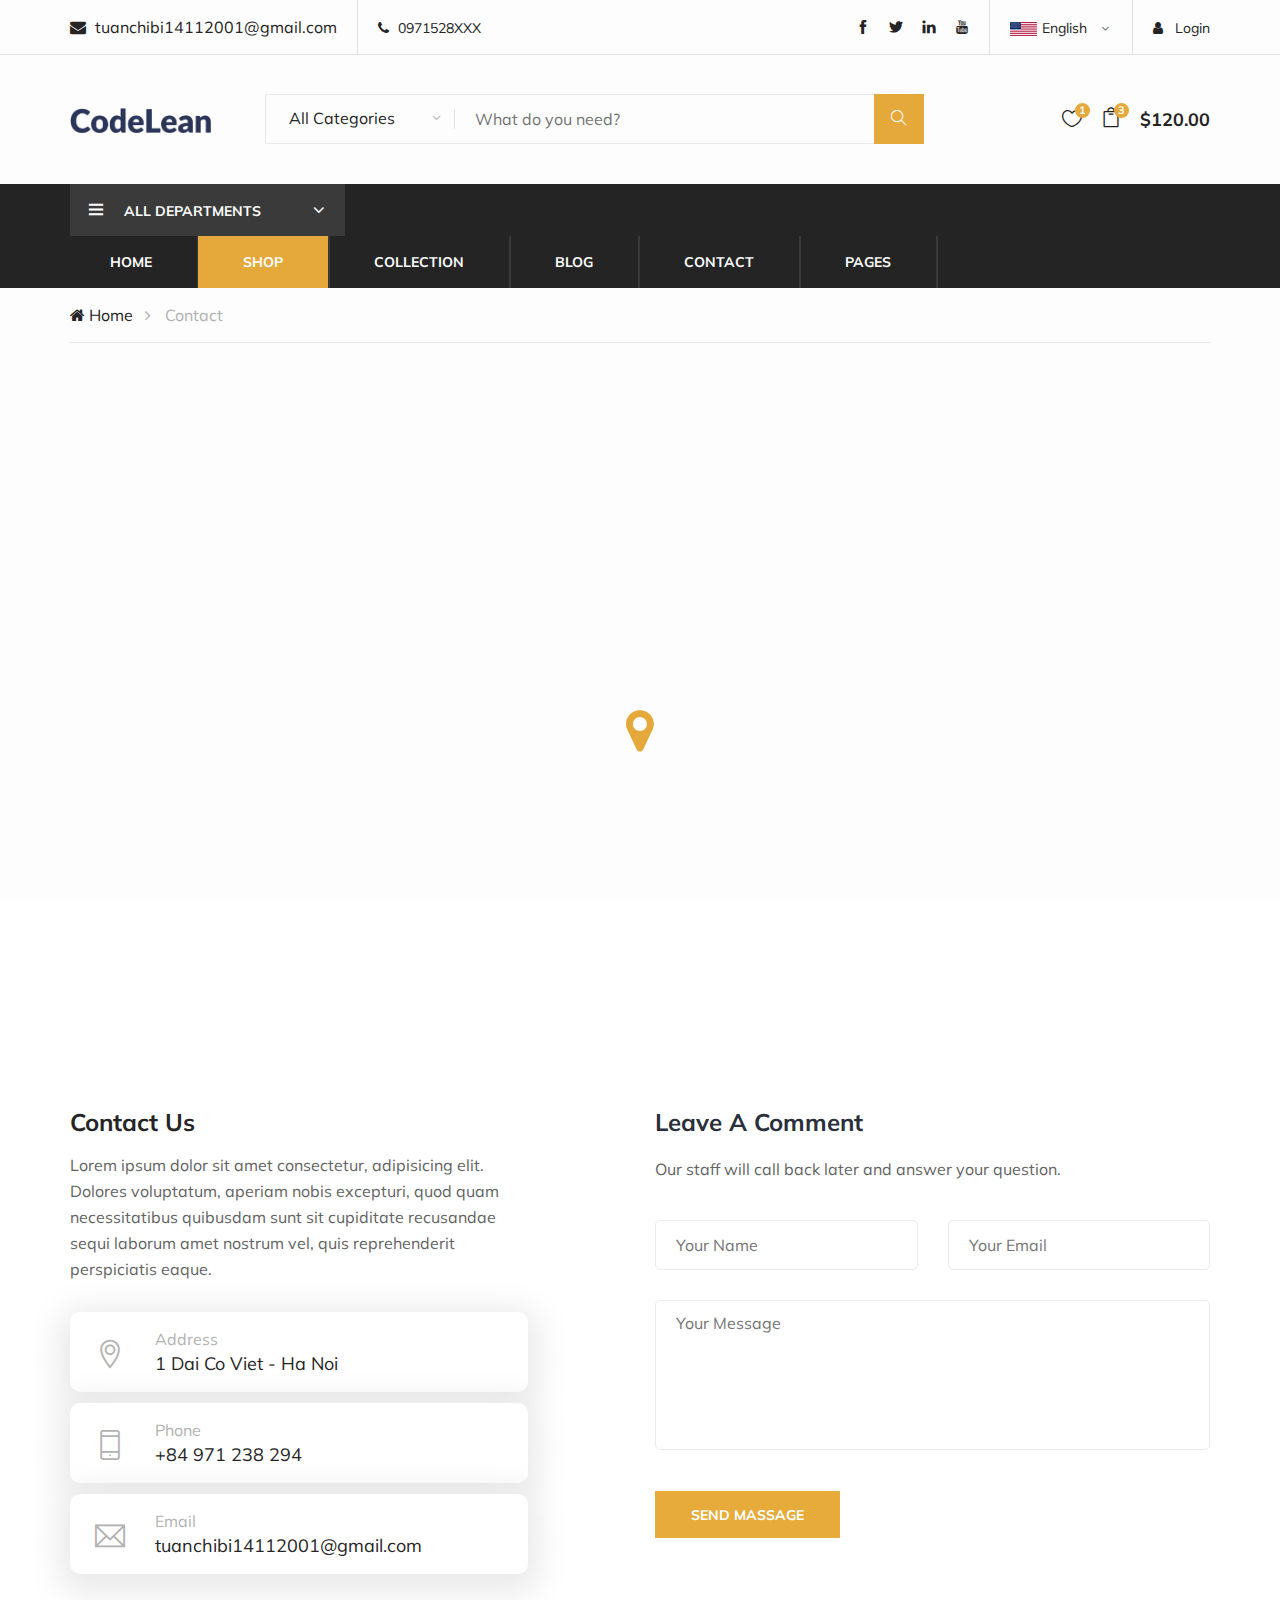
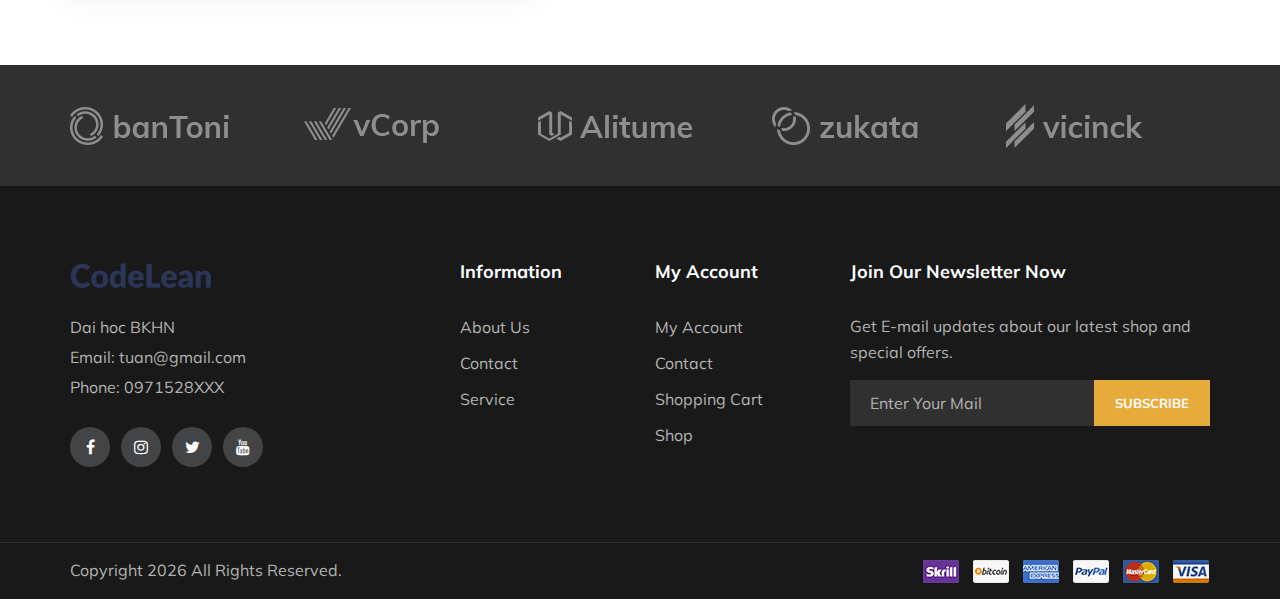
<file: contact.html>
<!DOCTYPE html>
<html lang="zxx">

<head>
    <meta charset="UTF-8">
    <meta name="description" content="codelean Template">
    <meta name="keywords" content="codelean, unica, creative, html">
    <meta name="viewport" content="width=device-width, initial-scale=1.0">
    <meta http-equiv="X-UA-Compatible" content="ie=edge">
    <title>CodeLean | Template</title>

    <!-- Google Font -->
    <link href="https://fonts.googleapis.com/css?family=Muli:300,400,500,600,700,800,900&display=swap" rel="stylesheet">

    <!-- Css Styles -->
    <link rel="stylesheet" href="css/bootstrap.min.css" type="text/css">
    <link rel="stylesheet" href="css/font-awesome.min.css" type="text/css">
    <link rel="stylesheet" href="css/themify-icons.css" type="text/css">
    <link rel="stylesheet" href="css/elegant-icons.css" type="text/css">
    <link rel="stylesheet" href="css/owl.carousel.min.css" type="text/css">
    <link rel="stylesheet" href="css/nice-select.css" type="text/css">
    <link rel="stylesheet" href="css/jquery-ui.min.css" type="text/css">
    <link rel="stylesheet" href="css/slicknav.min.css" type="text/css">
    <link rel="stylesheet" href="css/style.css" type="text/css">
</head>

<body>
    <!-- Start coding here -->
    <!-- Page reload effect begin -->
    <div id="preloder">
        <div class="loader"></div>
    </div>

    <!-- Header section begin -->
    <header class="header-section">
        <div class="header-top">
            <div class="container">
                <div class="ht-left">
                    <div class="mail-service">
                        <i class="fa fa-envelope"></i>
                        tuanchibi14112001@gmail.com
                    </div>
                    <div class="phone-service">
                        <i class="fa fa-phone"></i>
                        0971528XXX
                    </div>
                </div>

                <div class="ht-right">
                    <a href="login.html" class="login-panel"><i class="fa fa-user"></i> Login</a>
                    <div class="lan-selector">
                        <select name="countries" id="countries" class="language_drop" style="width:388px;">
                            <option value="yt" data-image="img/flag-1.jpg" data-imagecss="flag yt" data-type="English">
                                English</option>
                        </select>
                    </div>

                    <div class="top-social">
                        <a href="#"><i class="ti-facebook"></i></a>
                        <a href="#"><i class="ti-twitter-alt"></i></a>
                        <a href="#"><i class="ti-linkedin"></i></a>
                        <a href="#"><i class="ti-youtube"></i></a>
                    </div>
                </div>
            </div>
        </div>

        <div class="container">
            <div class="inner-header">
                <div class="row">
                    <div class="col-lg-2 col-md-2">
                        <div class="logo">
                            <a href="index.html">
                                <img src="img/logo.png" height="25" alt="">
                            </a>
                        </div>
                    </div>
                    <div class="col-lg-7 col-md-7">
                        <div class="advanced-search">
                            <button type="button" class="category-btn">All Categories</button>
                            <div class="input-group">
                                <input type="text" placeholder="What do you need?">
                                <button type="button"><i class="ti-search"></i></button>
                            </div>
                        </div>
                    </div>
                    <div class="col-lg-3 col-md-3 text-right">
                        <ul class="nav-right">
                            <li class="heart-icon">
                                <a href="#">
                                    <i class="icon_heart_alt"></i>
                                    <span>1</span>
                                </a>
                            </li>
                            <li class="cart-icon">
                                <a href="#">
                                    <i class="icon_bag_alt"></i>
                                    <span>3</span>
                                </a>
                                <div class="cart-hover">
                                    <div class="select-items">
                                        <table>
                                            <tbody>
                                                <tr>
                                                    <td class="si-pic"><img src="img/select-product-1.jpg" alt=""></td>
                                                    <td class="si-text">
                                                        <div class="product-selected">
                                                            <p>$68.00 x 1</p>
                                                            <h6>Kabino Bedside Table</h6>
                                                        </div>
                                                    </td>
                                                    <td class="si-close">
                                                        <i class="ti-close"></i>
                                                    </td>
                                                </tr>

                                                <tr>
                                                    <td class="si-pic"><img src="img/select-product-1.jpg" alt=""></td>
                                                    <td class="si-text">
                                                        <div class="product-selected">
                                                            <p>$68.00 x 1</p>
                                                            <h6>Kabino Bedside Table</h6>
                                                        </div>
                                                    </td>
                                                    <td class="si-close">
                                                        <i class="ti-close"></i>
                                                    </td>
                                                </tr>

                                                <tr>
                                                    <td class="si-pic"><img src="img/select-product-2.jpg" alt=""></td>
                                                    <td class="si-text">
                                                        <div class="product-selected">
                                                            <p>$68.00 x 1</p>
                                                            <h6>Kabino Bedside Table</h6>
                                                        </div>
                                                    </td>
                                                    <td class="si-close">
                                                        <i class="ti-close"></i>
                                                    </td>
                                                </tr>
                                            </tbody>
                                        </table>
                                    </div>
                                    <div class="select-total">
                                        <span>total:</span>
                                        <h5>$120.00</h5>
                                    </div>
                                    <div class="select-button">
                                        <a href="shopping-cart.html" class="primary-btn view-card">VIEW CARD</a>
                                        <a href="check-out.html" class="primary-btn checkout-btn">CHECK OUT</a>
                                    </div>
                                </div>
                            </li>
                            <li class="cart-price">$120.00</li>
                        </ul>
                    </div>
                </div>
            </div>
        </div>

        <div class="nav-item">
            <div class="container">
                <div class="nav-depart">
                    <div class="depart-btn">
                        <i class="ti-menu"></i>
                        <span>All departments</span>
                        <ul class="depart-hover">
                            <li class="active"><a href="#">Women's Clothing</a></li>
                            <li><a href="#">Men's Clothing</a></li>
                            <li><a href="#">Underwear</a></li>
                            <li><a href="#">Kid's Clothing</a></li>
                        </ul>
                    </div>
                </div>
                <nav class="nav-menu mobile-menu">
                    <ul>
                        <li><a href="index.html">Home</a></li>
                        <li class="active"><a href="shop.html">Shop</a></li>
                        <li><a href="">Collection</a>
                            <ul class="dropdown">
                                <li><a href="">Men's</a></li>
                                <li><a href="">Wommen's</a></li>
                                <li><a href="">Kid's</a></li>
                            </ul>
                        </li>
                        <li><a href="blog.html">Blog</a></li>
                        <li><a href="contact.html">Contact</a></li>
                        <li><a href="#">Pages</a>
                            <ul class="dropdown">
                                <li><a href="blog-details.html">Blog Details</a></li>
                                <li><a href="shopping-cart.html">Shopping Cart</a></li>
                                <li><a href="check-out.html">Checkout</a></li>
                                <li><a href="faq.html">Faq</a></li>
                                <li><a href="register.html">Register</a></li>
                                <li><a href="login.html">Login</a></li>
                            </ul>
                        </li>
                    </ul>
                </nav>
                <div class="mobile-menu-wrap"></div>
            </div>
        </div>
    </header>

    <!-- Header section end -->
    <!-- Code here -->
    <!-- Breadcrumb Section Begin --dieu huong dinh vi vi tri-->
    <div class="breadcrumb-section">
        <div class="container">
            <div class="row">
                <div class="col-lg-12">
                    <div class="breadcrumb-text">
                        <a href="index.html"><i class="fa fa-home"></i> Home</a>
                        <span>Contact</span>
                    </div>
                </div>
            </div>
        </div>
    </div>
    <!-- Breadcrumb Section End -->

    <!-- Map Section Begin -->
    <div class="map spad">
        <div class="container">
            <div class="map-inner">
                <iframe
                    src="https://www.google.com/maps/embed?pb=!1m18!1m12!1m3!1d3724.7156109691987!2d105.84486699999997!3d21.004034!2m3!1f0!2f0!3f0!3m2!1i1024!2i768!4f13.1!3m3!1m2!1s0x3135ac76ec11422d%3A0x2791469add0b8b05!2zxJDDoG8gdOG6oW8gUXXhu5FjIHThur8gKFNJRSkgLSBUcsaw4budbmcgxJDhuqFpIGjhu41jIELDoWNoIEtob2EgSMOgIE7hu5lp!5e0!3m2!1svi!2s!4v1685805647029!5m2!1svi!2s"
                    height="610" style="border:0;" allowfullscreen="" loading="lazy"
                    referrerpolicy="no-referrer-when-downgrade"></iframe>
                <div class="icon">
                    <i class="fa fa-map-marker"></i>
                </div>
            </div>
        </div>
    </div>

    <!-- Map Section End -->


    <!-- Contact Section Begin -->
    <section class="container contact-section">
        <div class="row">
            <div class="col-lg-5">
                <div class="contact-title">
                    <h4>Contact Us</h4>
                    <p>Lorem ipsum dolor sit amet consectetur, adipisicing elit. Dolores voluptatum, aperiam nobis
                        excepturi, quod quam necessitatibus quibusdam sunt sit cupiditate recusandae sequi laborum amet
                        nostrum vel, quis reprehenderit perspiciatis eaque.</p>

                </div>
                <div class="contact-widget">
                    <div class="cw-item">
                        <div class="ci-icon">
                            <i class="ti-location-pin"></i>
                        </div>
                        <div class="ci-text">
                            <span>Address</span>
                            <p>1 Dai Co Viet - Ha Noi </p>
                        </div>
                    </div>
                    <div class="cw-item">
                        <div class="ci-icon">
                            <i class="ti-mobile"></i>
                        </div>
                        <div class="ci-text">
                            <span>Phone</span>
                            <p>+84 971 238 294</p>
                        </div>
                    </div>
                    <div class="cw-item">
                        <div class="ci-icon">
                            <i class="ti-email"></i>
                        </div>
                        <div class="ci-text">
                            <span>Email</span>
                            <p>tuanchibi14112001@gmail.com</p>
                        </div>
                    </div>
                </div>
            </div>
            <div class="col-lg-6 offset-lg-1">
                <div class="contact-form">
                    <div class="leave-comment">
                        <h4>Leave A Comment</h4>
                        <p>Our staff will call back later and answer your question.</p>
                        <form action="#" class="comment-form">
                            <div class="row">
                                <div class="col-lg-6">
                                    <input type="text" name="" id="" placeholder="Your Name">
                                </div>
                                <div class="col-lg-6">
                                    <input type="text" name="" id="" placeholder="Your Email">
                                </div>
                                <div class="col-lg-12">
                                    <textarea name="" id="" placeholder="Your Message"></textarea>
                                    <button type="submit" class="site-btn">Send Massage</button>
                                </div>
                            </div>
                        </form>
                    </div>
                </div>
            </div>
        </div>
    </section>

    <!-- Contact Section End -->


    <!-- Code here -->
    <!-- Partner Logo Section Begin -->
    <div class="partner-logo">
        <div class="container">
            <div class="logo-carousel owl-carousel">
                <div class="logo-item">
                    <div class="tablecell-inner">
                        <img src="img/logo-carousel/logo-1.png" alt="">
                    </div>
                </div>
                <div class="logo-item">
                    <div class="tablecell-inner">
                        <img src="img/logo-carousel/logo-2.png" alt="">
                    </div>
                </div>
                <div class="logo-item">
                    <div class="tablecell-inner">
                        <img src="img/logo-carousel/logo-3.png" alt="">
                    </div>
                </div>
                <div class="logo-item">
                    <div class="tablecell-inner">
                        <img src="img/logo-carousel/logo-4.png" alt="">
                    </div>
                </div>
                <div class="logo-item">
                    <div class="tablecell-inner">
                        <img src="img/logo-carousel/logo-5.png" alt="">
                    </div>
                </div>
            </div>
        </div>
    </div>

    <!-- Partner Logo Section End -->

    <!-- Footer Section Begin -->

    <footer class="footer-section">
        <div class="container">
            <div class="row">
                <div class="col-lg-3">
                    <div class="footer-left">
                        <div class="footer-logo">
                            <a href="index.html">
                                <img src="img/footer-logo.png" height="25" alt="">
                            </a>
                        </div>
                        <ul>
                            <li>Dai hoc BKHN</li>
                            <li>Email: tuan@gmail.com</li>
                            <li>Phone: 0971528XXX</li>
                        </ul>
                        <div class="footer-social">
                            <a href="#"><i class="fa fa-facebook"></i></a>
                            <a href="#"><i class="fa fa-instagram"></i></a>
                            <a href="#"><i class="fa fa-twitter"></i></a>
                            <a href="#"><i class="fa fa-youtube"></i></a>
                        </div>
                    </div>
                </div>
                <div class="col-lg-2 offset-lg-1">
                    <div class="footer-widget">
                        <h5>Information</h5>
                        <ul>
                            <li><a href="#">About Us</a></li>
                            <li><a href="#">Contact</a></li>
                            <li><a href="#">Service</a></li>
                        </ul>
                    </div>
                </div>
                <div class="col-lg-2">
                    <div class="footer-widget">
                        <h5>My Account</h5>
                        <ul>
                            <li><a href="#">My Account</a></li>
                            <li><a href="#">Contact</a></li>
                            <li><a href="#">Shopping Cart</a></li>
                            <li><a href="#">Shop</a></li>
                        </ul>
                    </div>
                </div>
                <div class="col-lg-4">
                    <div class="newslatter-item">
                        <h5>Join Our Newsletter Now</h5>
                        <p>Get E-mail updates about our latest shop and special offers.</p>
                        <form action="#" class="subscribe-form">
                            <input type="text" placeholder="Enter Your Mail">
                            <button type="button">Subscribe</button>
                        </form>
                    </div>
                </div>
            </div>
        </div>
        <div class="copyright-reserved">
            <div class="container">
                <div class="row">
                    <div class="col-lg-12">
                        <div class="copyright-text">
                            Copyright
                            <script> document.write(new Date().getFullYear());</script> All Rights Reserved.
                        </div>
                        <div class="payment-pic">
                            <img src="img/payment-method.png" alt="">
                        </div>
                    </div>
                </div>
            </div>
        </div>

    </footer>
    <!-- Footer Section End -->

    <!-- Js Plugins -->
    <script src="js/jquery-3.3.1.min.js"></script>
    <script src="js/bootstrap.min.js"></script>
    <script src="js/jquery-ui.min.js"></script>
    <script src="js/jquery.countdown.min.js"></script>
    <script src="js/jquery.nice-select.min.js"></script>
    <script src="js/jquery.zoom.min.js"></script>
    <script src="js/jquery.dd.min.js"></script>
    <script src="js/jquery.slicknav.js"></script>
    <script src="js/owl.carousel.min.js"></script>
    <script src="js/main.js"></script>
</body>

</html>
</file>
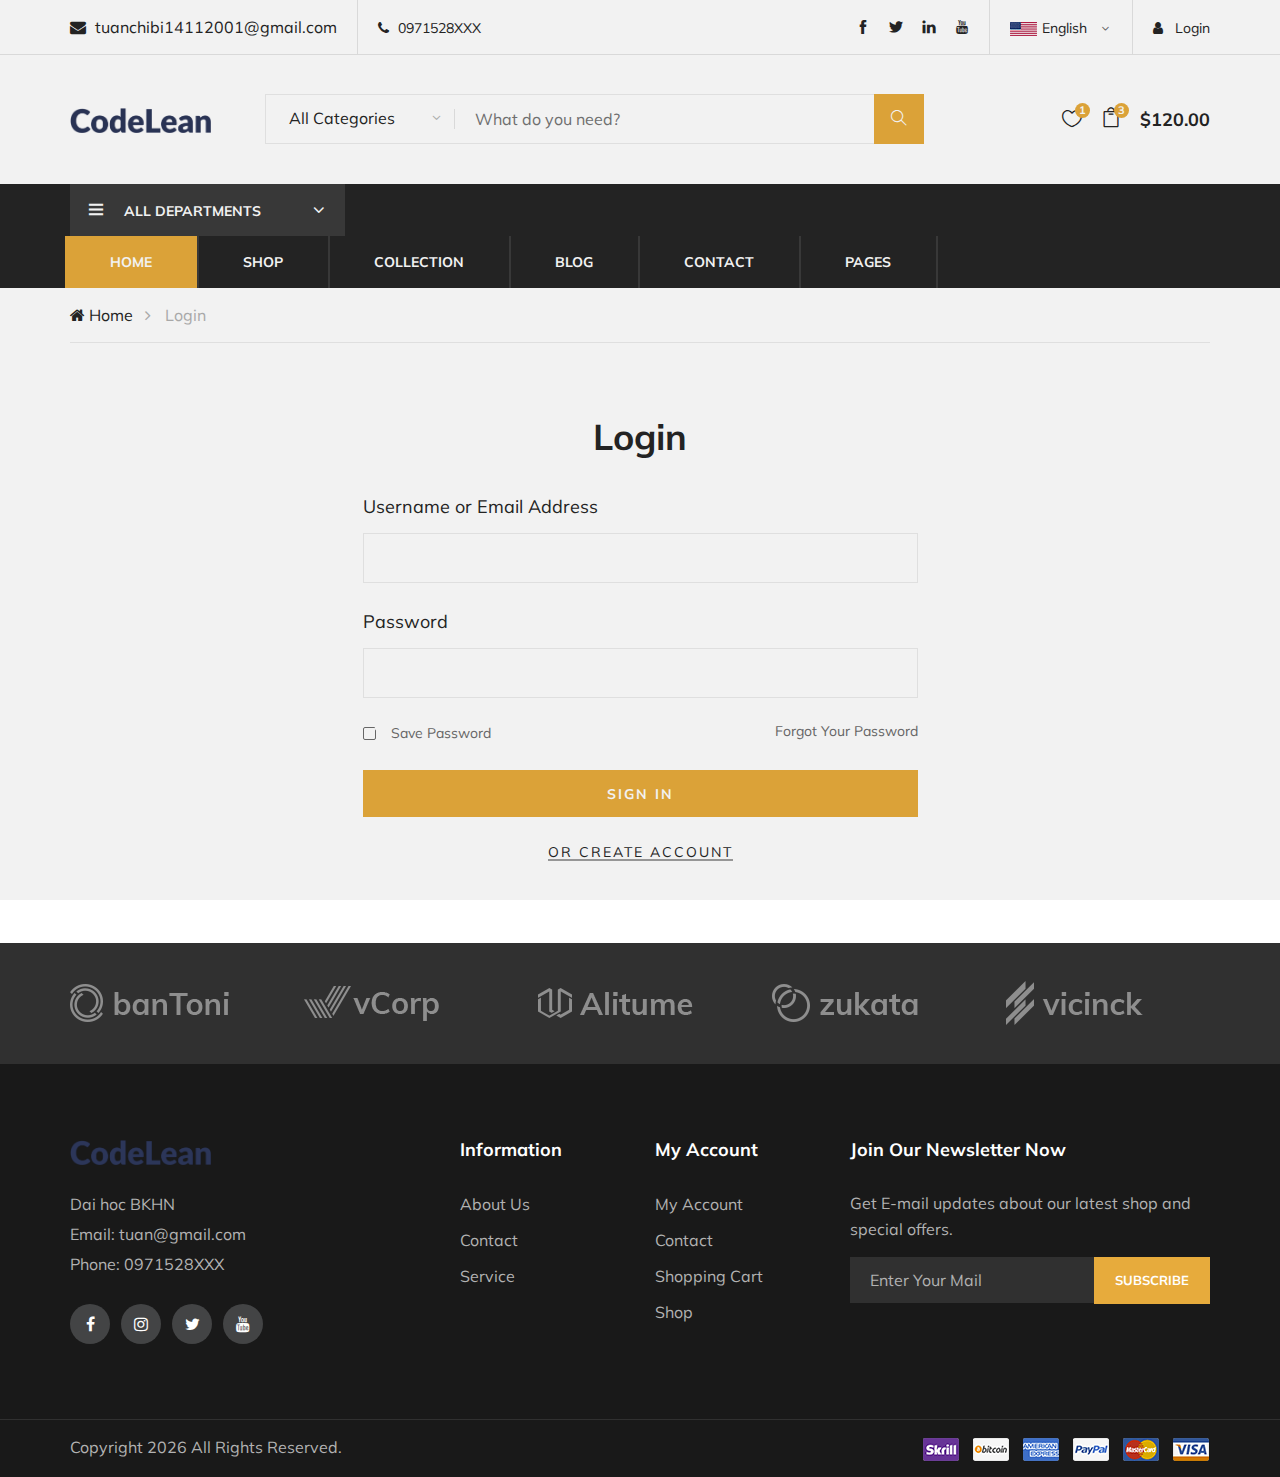
<file: login.html>
<!DOCTYPE html>
<html lang="zxx">

<head>
    <meta charset="UTF-8">
    <meta name="description" content="codelean Template">
    <meta name="keywords" content="codelean, unica, creative, html">
    <meta name="viewport" content="width=device-width, initial-scale=1.0">
    <meta http-equiv="X-UA-Compatible" content="ie=edge">
    <title>CodeLean | Template</title>

    <!-- Google Font -->
    <link href="https://fonts.googleapis.com/css?family=Muli:300,400,500,600,700,800,900&display=swap" rel="stylesheet">

    <!-- Css Styles -->
    <link rel="stylesheet" href="css/bootstrap.min.css" type="text/css">
    <link rel="stylesheet" href="css/font-awesome.min.css" type="text/css">
    <link rel="stylesheet" href="css/themify-icons.css" type="text/css">
    <link rel="stylesheet" href="css/elegant-icons.css" type="text/css">
    <link rel="stylesheet" href="css/owl.carousel.min.css" type="text/css">
    <link rel="stylesheet" href="css/nice-select.css" type="text/css">
    <link rel="stylesheet" href="css/jquery-ui.min.css" type="text/css">
    <link rel="stylesheet" href="css/slicknav.min.css" type="text/css">
    <link rel="stylesheet" href="css/style.css" type="text/css">
</head>

<body>
    <!-- Start coding here -->
    <!-- Page reload effect begin -->
    <div id="preloder">
        <div class="loader"></div>
    </div>

    <!-- Header section begin -->
    <header class="header-section">
        <div class="header-top">
            <div class="container">
                <div class="ht-left">
                    <div class="mail-service">
                        <i class="fa fa-envelope"></i>
                        tuanchibi14112001@gmail.com
                    </div>
                    <div class="phone-service">
                        <i class="fa fa-phone"></i>
                        0971528XXX
                    </div>
                </div>

                <div class="ht-right">
                    <a href="login.html" class="login-panel"><i class="fa fa-user"></i> Login</a>
                    <div class="lan-selector">
                        <select name="countries" id="countries" class="language_drop" style="width:388px;">
                            <option value="yt" data-image="img/flag-1.jpg" data-imagecss="flag yt" data-type="English">
                                English</option>
                        </select>
                    </div>

                    <div class="top-social">
                        <a href="#"><i class="ti-facebook"></i></a>
                        <a href="#"><i class="ti-twitter-alt"></i></a>
                        <a href="#"><i class="ti-linkedin"></i></a>
                        <a href="#"><i class="ti-youtube"></i></a>
                    </div>
                </div>
            </div>
        </div>

        <div class="container">
            <div class="inner-header">
                <div class="row">
                    <div class="col-lg-2 col-md-2">
                        <div class="logo">
                            <a href="index.html">
                                <img src="img/logo.png" height="25" alt="">
                            </a>
                        </div>
                    </div>
                    <div class="col-lg-7 col-md-7">
                        <div class="advanced-search">
                            <button type="button" class="category-btn">All Categories</button>
                            <div class="input-group">
                                <input type="text" placeholder="What do you need?">
                                <button type="button"><i class="ti-search"></i></button>
                            </div>
                        </div>
                    </div>
                    <div class="col-lg-3 col-md-3 text-right">
                        <ul class="nav-right">
                            <li class="heart-icon">
                                <a href="#">
                                    <i class="icon_heart_alt"></i>
                                    <span>1</span>
                                </a>
                            </li>
                            <li class="cart-icon">
                                <a href="#">
                                    <i class="icon_bag_alt"></i>
                                    <span>3</span>
                                </a>
                                <div class="cart-hover">
                                    <div class="select-items">
                                        <table>
                                            <tbody>
                                                <tr>
                                                    <td class="si-pic"><img src="img/select-product-1.jpg" alt=""></td>
                                                    <td class="si-text">
                                                        <div class="product-selected">
                                                            <p>$68.00 x 1</p>
                                                            <h6>Kabino Bedside Table</h6>
                                                        </div>
                                                    </td>
                                                    <td class="si-close">
                                                        <i class="ti-close"></i>
                                                    </td>
                                                </tr>

                                                <tr>
                                                    <td class="si-pic"><img src="img/select-product-1.jpg" alt=""></td>
                                                    <td class="si-text">
                                                        <div class="product-selected">
                                                            <p>$68.00 x 1</p>
                                                            <h6>Kabino Bedside Table</h6>
                                                        </div>
                                                    </td>
                                                    <td class="si-close">
                                                        <i class="ti-close"></i>
                                                    </td>
                                                </tr>

                                                <tr>
                                                    <td class="si-pic"><img src="img/select-product-2.jpg" alt=""></td>
                                                    <td class="si-text">
                                                        <div class="product-selected">
                                                            <p>$68.00 x 1</p>
                                                            <h6>Kabino Bedside Table</h6>
                                                        </div>
                                                    </td>
                                                    <td class="si-close">
                                                        <i class="ti-close"></i>
                                                    </td>
                                                </tr>
                                            </tbody>
                                        </table>
                                    </div>
                                    <div class="select-total">
                                        <span>total:</span>
                                        <h5>$120.00</h5>
                                    </div>
                                    <div class="select-button">
                                        <a href="shopping-cart.html" class="primary-btn view-card">VIEW CARD</a>
                                        <a href="check-out.html" class="primary-btn checkout-btn">CHECK OUT</a>
                                    </div>
                                </div>
                            </li>
                            <li class="cart-price">$120.00</li>
                        </ul>
                    </div>
                </div>
            </div>
        </div>

        <div class="nav-item">
            <div class="container">
                <div class="nav-depart">
                    <div class="depart-btn">
                        <i class="ti-menu"></i>
                        <span>All departments</span>
                        <ul class="depart-hover">
                            <li class="active"><a href="#">Women's Clothing</a></li>
                            <li><a href="#">Men's Clothing</a></li>
                            <li><a href="#">Underwear</a></li>
                            <li><a href="#">Kid's Clothing</a></li>
                        </ul>
                    </div>
                </div>
                <nav class="nav-menu mobile-menu">
                    <ul>
                        <li class="active"><a href="index.html">Home</a></li>
                        <li><a href="shop.html">Shop</a></li>
                        <li><a href="">Collection</a>
                            <ul class="dropdown">
                                <li><a href="">Men's</a></li>
                                <li><a href="">Wommen's</a></li>
                                <li><a href="">Kid's</a></li>
                            </ul>
                        </li>
                        <li><a href="blog.html">Blog</a></li>
                        <li><a href="contact.html">Contact</a></li>
                        <li><a href="#">Pages</a>
                            <ul class="dropdown">
                                <li><a href="blog-details.html">Blog Details</a></li>
                                <li><a href="shopping-cart.html">Shopping Cart</a></li>
                                <li><a href="check-out.html">Checkout</a></li>
                                <li><a href="faq.html">Faq</a></li>
                                <li><a href="register.html">Register</a></li>
                                <li><a href="login.html">Login</a></li>
                            </ul>
                        </li>
                    </ul>
                </nav>
                <div class="mobile-menu-wrap"></div>
            </div>
        </div>
    </header>

    <!-- Header section end -->
    <!-- Code here -->
    <!-- Breadcrumb Section Begin --dieu huong dinh vi vi tri-->
    <div class="breadcrumb-section">
        <div class="container">
            <div class="row">
                <div class="col-lg-12">
                    <div class="breadcrumb-text">
                        <a href="index.html"><i class="fa fa-home"></i> Home</a>
                        <span>Login</span>
                    </div>
                </div>
            </div>
        </div>
    </div>
    <!-- Breadcrumb Section End -->

    <!-- Login Section Begin -->
    <div class="register-login-section spad">
        <div class="container">
            <div class="row">
                <div class="col-lg-6 offset-lg-3">
                    <div class="login-form">
                        <h2>Login</h2>
                        <form action="#">
                            <div class="group-input">
                                <label for="username">Username or Email Address</label>
                                <input type="text" name="" id="username" required>
                            </div>
                            <div class="group-input">
                                <label for="pass">Password</label>
                                <input type="password" name="" id="pass" required>
                            </div>
                            <div class="group-input gi-check">
                                <div class="gi-more">
                                    <label for="save-pass">
                                        Save Password
                                        <input type="checkbox" name="" id="save-pass">
                                        <span class="checkmark"></span>
                                    </label>
                                    <a href="#" class="forget-pass">Forgot Your Password</a>
                                </div>
                            </div>
                            <button type="submit" class="site-btn login-btn">Sign In</button>
                        </form>
                        <div class="switch-login">
                            <a href="register.html" class="or-login">Or Create Account</a>
                        </div>
                    </div>
                </div>
            </div>
        </div>
    </div>

    <!-- Login Section End -->



    <!-- Code here -->
    <!-- Partner Logo Section Begin -->
    <div class="partner-logo">
        <div class="container">
            <div class="logo-carousel owl-carousel">
                <div class="logo-item">
                    <div class="tablecell-inner">
                        <img src="img/logo-carousel/logo-1.png" alt="">
                    </div>
                </div>
                <div class="logo-item">
                    <div class="tablecell-inner">
                        <img src="img/logo-carousel/logo-2.png" alt="">
                    </div>
                </div>
                <div class="logo-item">
                    <div class="tablecell-inner">
                        <img src="img/logo-carousel/logo-3.png" alt="">
                    </div>
                </div>
                <div class="logo-item">
                    <div class="tablecell-inner">
                        <img src="img/logo-carousel/logo-4.png" alt="">
                    </div>
                </div>
                <div class="logo-item">
                    <div class="tablecell-inner">
                        <img src="img/logo-carousel/logo-5.png" alt="">
                    </div>
                </div>
            </div>
        </div>
    </div>

    <!-- Partner Logo Section End -->

    <!-- Footer Section Begin -->

    <footer class="footer-section">
        <div class="container">
            <div class="row">
                <div class="col-lg-3">
                    <div class="footer-left">
                        <div class="footer-logo">
                            <a href="index.html">
                                <img src="img/footer-logo.png" height="25" alt="">
                            </a>
                        </div>
                        <ul>
                            <li>Dai hoc BKHN</li>
                            <li>Email: tuan@gmail.com</li>
                            <li>Phone: 0971528XXX</li>
                        </ul>
                        <div class="footer-social">
                            <a href="#"><i class="fa fa-facebook"></i></a>
                            <a href="#"><i class="fa fa-instagram"></i></a>
                            <a href="#"><i class="fa fa-twitter"></i></a>
                            <a href="#"><i class="fa fa-youtube"></i></a>
                        </div>
                    </div>
                </div>
                <div class="col-lg-2 offset-lg-1">
                    <div class="footer-widget">
                        <h5>Information</h5>
                        <ul>
                            <li><a href="#">About Us</a></li>
                            <li><a href="#">Contact</a></li>
                            <li><a href="#">Service</a></li>
                        </ul>
                    </div>
                </div>
                <div class="col-lg-2">
                    <div class="footer-widget">
                        <h5>My Account</h5>
                        <ul>
                            <li><a href="#">My Account</a></li>
                            <li><a href="#">Contact</a></li>
                            <li><a href="#">Shopping Cart</a></li>
                            <li><a href="#">Shop</a></li>
                        </ul>
                    </div>
                </div>
                <div class="col-lg-4">
                    <div class="newslatter-item">
                        <h5>Join Our Newsletter Now</h5>
                        <p>Get E-mail updates about our latest shop and special offers.</p>
                        <form action="#" class="subscribe-form">
                            <input type="text" placeholder="Enter Your Mail">
                            <button type="button">Subscribe</button>
                        </form>
                    </div>
                </div>
            </div>
        </div>
        <div class="copyright-reserved">
            <div class="container">
                <div class="row">
                    <div class="col-lg-12">
                        <div class="copyright-text">
                            Copyright
                            <script> document.write(new Date().getFullYear());</script> All Rights Reserved.
                        </div>
                        <div class="payment-pic">
                            <img src="img/payment-method.png" alt="">
                        </div>
                    </div>
                </div>
            </div>
        </div>

    </footer>
    <!-- Footer Section End -->

    <!-- Js Plugins -->
    <script src="js/jquery-3.3.1.min.js"></script>
    <script src="js/bootstrap.min.js"></script>
    <script src="js/jquery-ui.min.js"></script>
    <script src="js/jquery.countdown.min.js"></script>
    <script src="js/jquery.nice-select.min.js"></script>
    <script src="js/jquery.zoom.min.js"></script>
    <script src="js/jquery.dd.min.js"></script>
    <script src="js/jquery.slicknav.js"></script>
    <script src="js/owl.carousel.min.js"></script>
    <script src="js/main.js"></script>
</body>

</html>
</file>
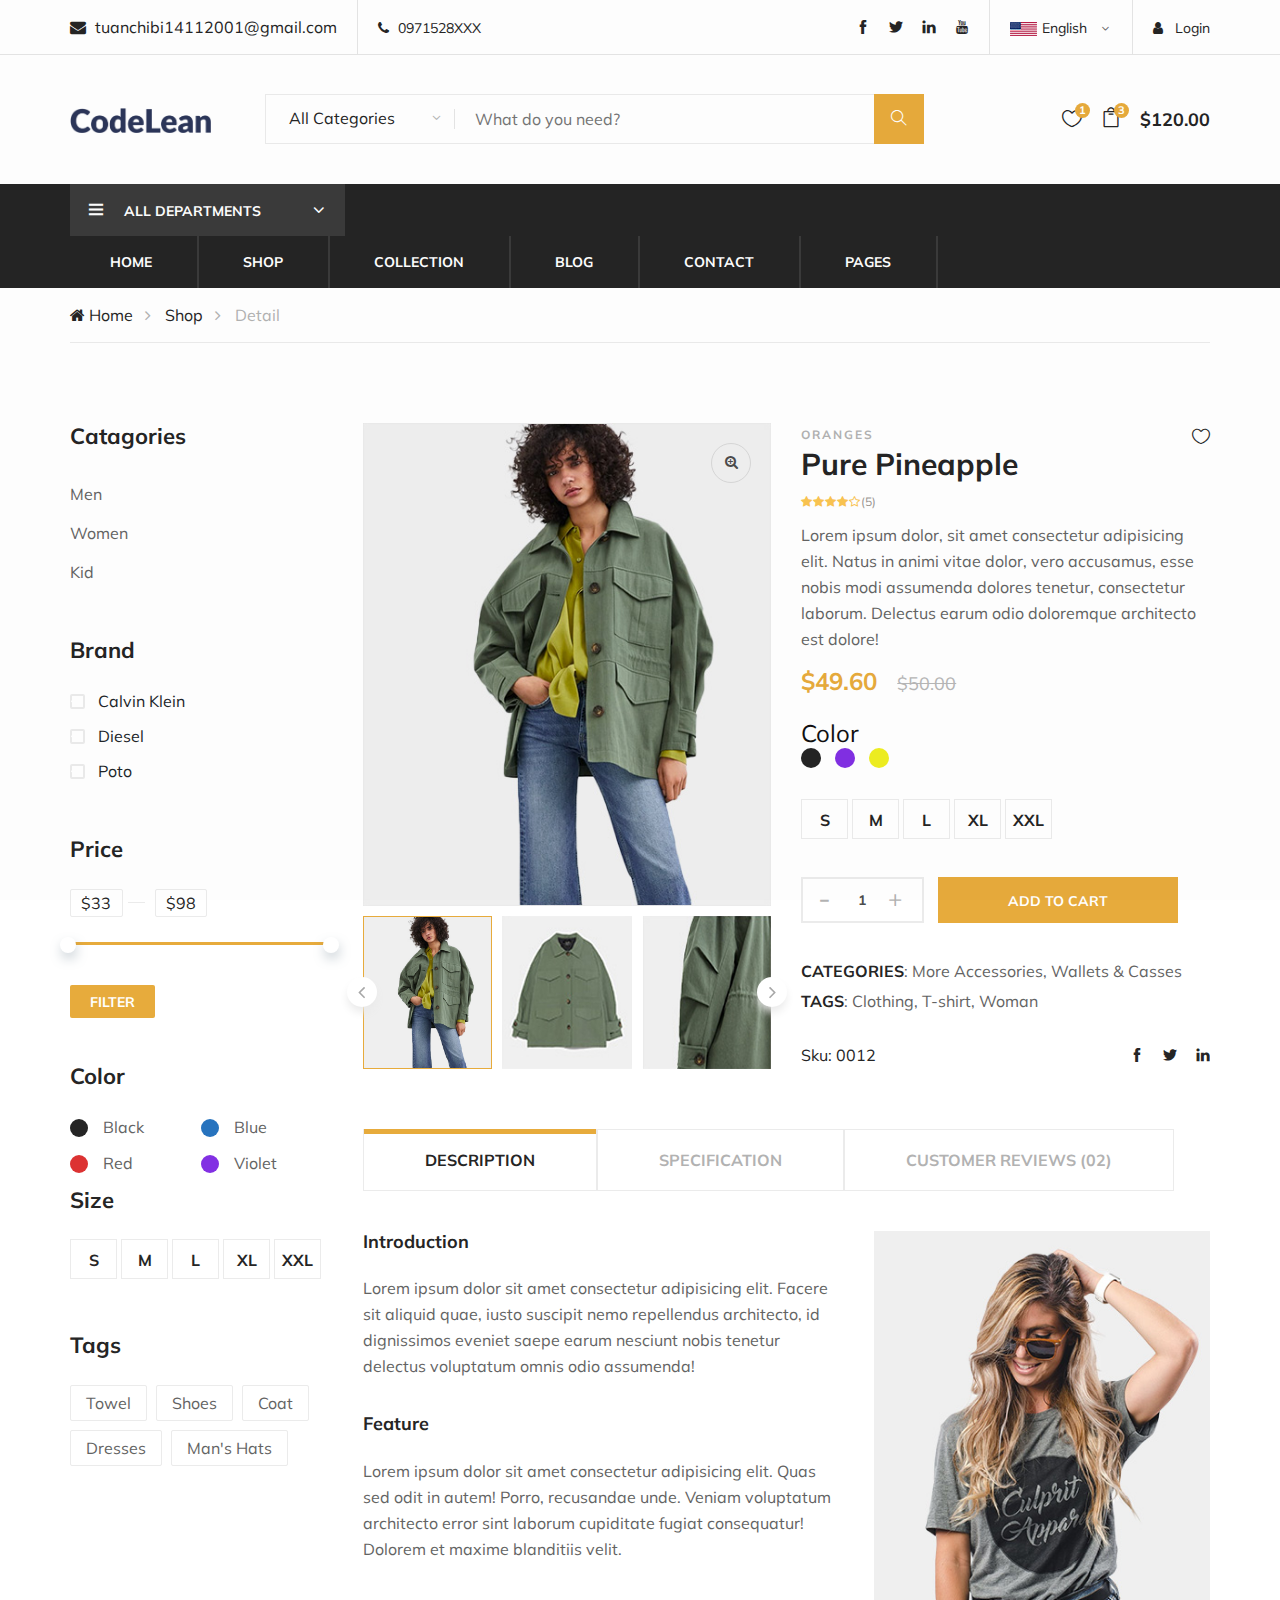
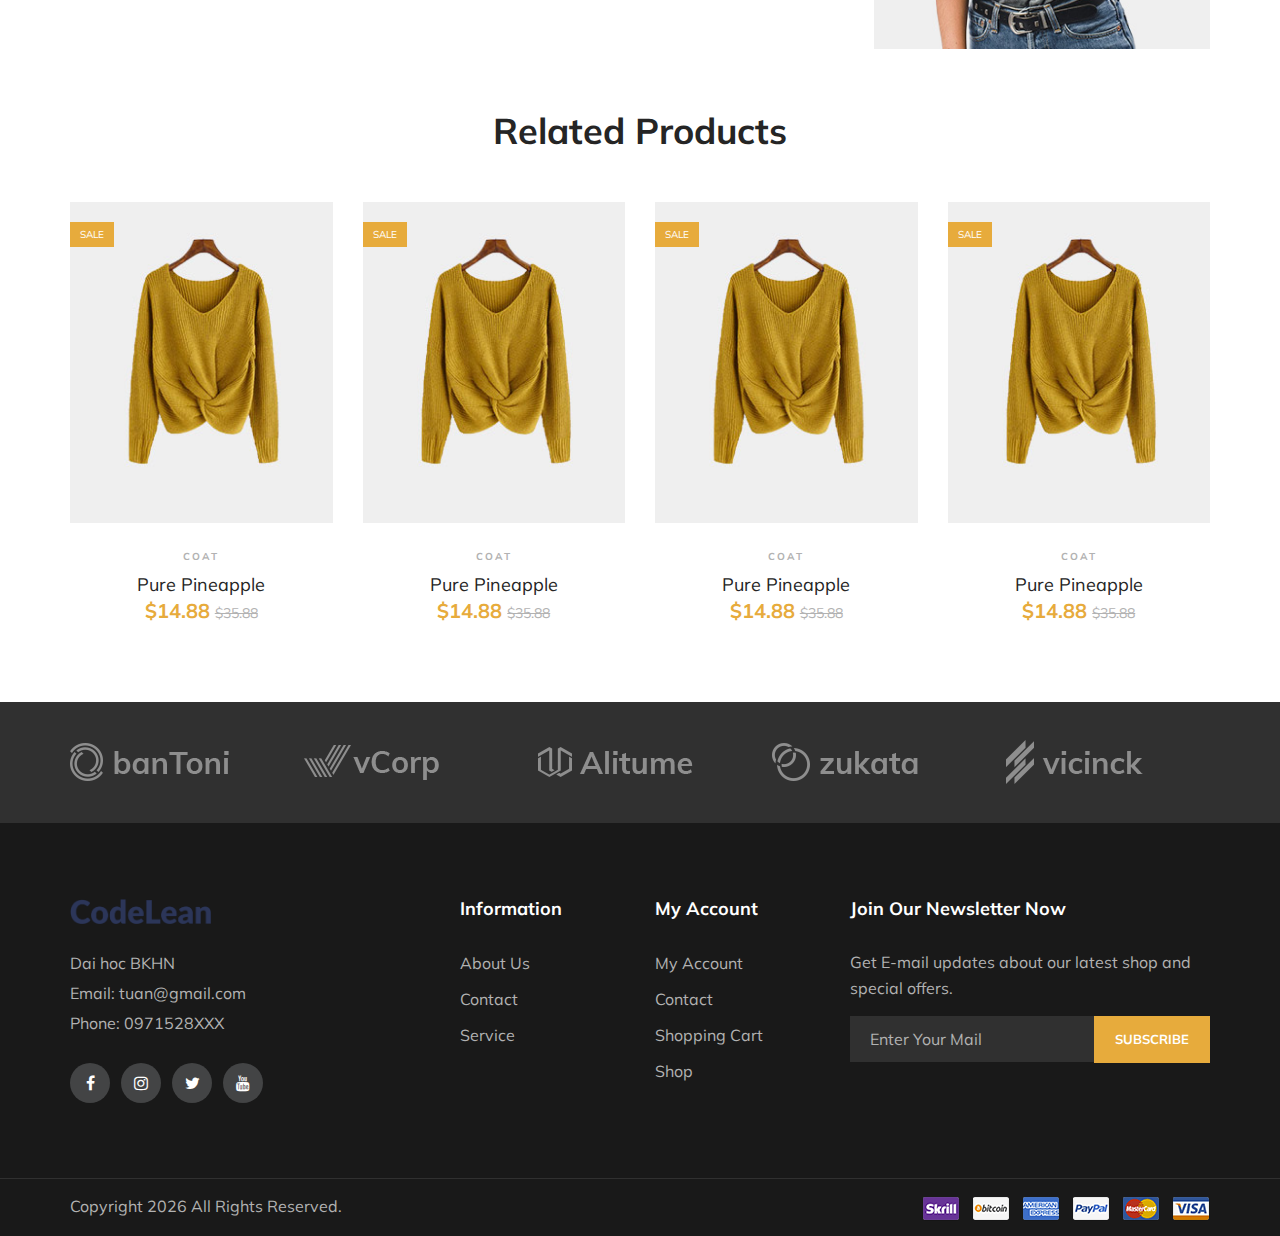
<file: product.html>
<!DOCTYPE html>
<html lang="zxx">

<head>
    <meta charset="UTF-8">
    <meta name="description" content="codelean Template">
    <meta name="keywords" content="codelean, unica, creative, html">
    <meta name="viewport" content="width=device-width, initial-scale=1.0">
    <meta http-equiv="X-UA-Compatible" content="ie=edge">
    <title>CodeLean | Template</title>

    <!-- Google Font -->
    <link href="https://fonts.googleapis.com/css?family=Muli:300,400,500,600,700,800,900&display=swap" rel="stylesheet">

    <!-- Css Styles -->
    <link rel="stylesheet" href="css/bootstrap.min.css" type="text/css">
    <link rel="stylesheet" href="css/font-awesome.min.css" type="text/css">
    <link rel="stylesheet" href="css/themify-icons.css" type="text/css">
    <link rel="stylesheet" href="css/elegant-icons.css" type="text/css">
    <link rel="stylesheet" href="css/owl.carousel.min.css" type="text/css">
    <link rel="stylesheet" href="css/nice-select.css" type="text/css">
    <link rel="stylesheet" href="css/jquery-ui.min.css" type="text/css">
    <link rel="stylesheet" href="css/slicknav.min.css" type="text/css">
    <link rel="stylesheet" href="css/style.css" type="text/css">
</head>

<body>
    <!-- Start coding here -->
    <!-- Page reload effect begin -->
    <div id="preloder">
        <div class="loader"></div>
    </div>

    <!-- Header section begin -->
    <header class="header-section">
        <div class="header-top">
            <div class="container">
                <div class="ht-left">
                    <div class="mail-service">
                        <i class="fa fa-envelope"></i>
                        tuanchibi14112001@gmail.com
                    </div>
                    <div class="phone-service">
                        <i class="fa fa-phone"></i>
                        0971528XXX
                    </div>
                </div>

                <div class="ht-right">
                    <a href="login.html" class="login-panel"><i class="fa fa-user"></i> Login</a>
                    <div class="lan-selector">
                        <select name="countries" id="countries" class="language_drop" style="width:388px;">
                            <option value="yt" data-image="img/flag-1.jpg" data-imagecss="flag yt" data-type="English">
                                English</option>
                        </select>
                    </div>

                    <div class="top-social">
                        <a href="#"><i class="ti-facebook"></i></a>
                        <a href="#"><i class="ti-twitter-alt"></i></a>
                        <a href="#"><i class="ti-linkedin"></i></a>
                        <a href="#"><i class="ti-youtube"></i></a>
                    </div>
                </div>
            </div>
        </div>

        <div class="container">
            <div class="inner-header">
                <div class="row">
                    <div class="col-lg-2 col-md-2">
                        <div class="logo">
                            <a href="index.html">
                                <img src="img/logo.png" height="25" alt="">
                            </a>
                        </div>
                    </div>
                    <div class="col-lg-7 col-md-7">
                        <div class="advanced-search">
                            <button type="button" class="category-btn">All Categories</button>
                            <div class="input-group">
                                <input type="text" placeholder="What do you need?">
                                <button type="button"><i class="ti-search"></i></button>
                            </div>
                        </div>
                    </div>
                    <div class="col-lg-3 col-md-3 text-right">
                        <ul class="nav-right">
                            <li class="heart-icon">
                                <a href="#">
                                    <i class="icon_heart_alt"></i>
                                    <span>1</span>
                                </a>
                            </li>
                            <li class="cart-icon">
                                <a href="#">
                                    <i class="icon_bag_alt"></i>
                                    <span>3</span>
                                </a>
                                <div class="cart-hover">
                                    <div class="select-items">
                                        <table>
                                            <tbody>
                                                <tr>
                                                    <td class="si-pic"><img src="img/select-product-1.jpg" alt=""></td>
                                                    <td class="si-text">
                                                        <div class="product-selected">
                                                            <p>$68.00 x 1</p>
                                                            <h6>Kabino Bedside Table</h6>
                                                        </div>
                                                    </td>
                                                    <td class="si-close">
                                                        <i class="ti-close"></i>
                                                    </td>
                                                </tr>

                                                <tr>
                                                    <td class="si-pic"><img src="img/select-product-1.jpg" alt=""></td>
                                                    <td class="si-text">
                                                        <div class="product-selected">
                                                            <p>$68.00 x 1</p>
                                                            <h6>Kabino Bedside Table</h6>
                                                        </div>
                                                    </td>
                                                    <td class="si-close">
                                                        <i class="ti-close"></i>
                                                    </td>
                                                </tr>

                                                <tr>
                                                    <td class="si-pic"><img src="img/select-product-2.jpg" alt=""></td>
                                                    <td class="si-text">
                                                        <div class="product-selected">
                                                            <p>$68.00 x 1</p>
                                                            <h6>Kabino Bedside Table</h6>
                                                        </div>
                                                    </td>
                                                    <td class="si-close">
                                                        <i class="ti-close"></i>
                                                    </td>
                                                </tr>
                                            </tbody>
                                        </table>
                                    </div>
                                    <div class="select-total">
                                        <span>total:</span>
                                        <h5>$120.00</h5>
                                    </div>
                                    <div class="select-button">
                                        <a href="shopping-cart.html" class="primary-btn view-card">VIEW CARD</a>
                                        <a href="check-out.html" class="primary-btn checkout-btn">CHECK OUT</a>
                                    </div>
                                </div>
                            </li>
                            <li class="cart-price">$120.00</li>
                        </ul>
                    </div>
                </div>
            </div>
        </div>

        <div class="nav-item">
            <div class="container">
                <div class="nav-depart">
                    <div class="depart-btn">
                        <i class="ti-menu"></i>
                        <span>All departments</span>
                        <ul class="depart-hover">
                            <li class="active"><a href="#">Women's Clothing</a></li>
                            <li><a href="#">Men's Clothing</a></li>
                            <li><a href="#">Underwear</a></li>
                            <li><a href="#">Kid's Clothing</a></li>
                        </ul>
                    </div>
                </div>
                <nav class="nav-menu mobile-menu">
                    <ul>
                        <li><a href="index.html">Home</a></li>
                        <li><a href="shop.html">Shop</a></li>
                        <li><a href="">Collection</a>
                            <ul class="dropdown">
                                <li><a href="">Men's</a></li>
                                <li><a href="">Wommen's</a></li>
                                <li><a href="">Kid's</a></li>
                            </ul>
                        </li>
                        <li><a href="blog.html">Blog</a></li>
                        <li><a href="contact.html">Contact</a></li>
                        <li><a href="#">Pages</a>
                            <ul class="dropdown">
                                <li><a href="blog-details.html">Blog Details</a></li>
                                <li><a href="shopping-cart.html">Shopping Cart</a></li>
                                <li><a href="check-out.html">Checkout</a></li>
                                <li><a href="faq.html">Faq</a></li>
                                <li><a href="register.html">Register</a></li>
                                <li><a href="login.html">Login</a></li>
                            </ul>
                        </li>
                    </ul>
                </nav>
                <div class="mobile-menu-wrap"></div>
            </div>
        </div>
    </header>

    <!-- Header section end -->
    <!-- Code here -->
    <!-- Breadcrumb Section Begin --dieu huong dinh vi vi tri-->
    <div class="breadcrumb-section">
        <div class="container">
            <div class="row">
                <div class="col-lg-12">
                    <div class="breadcrumb-text">
                        <a href="index.html"><i class="fa fa-home"></i> Home</a>
                        <a href="shop.html"> Shop</a>
                        <span>Detail</span>
                    </div>
                </div>
            </div>
        </div>
    </div>

    <!-- Breadcrumb Section End -->

    <!-- Product Detail Begin-->
    <section class="product-shop spad page-details">
        <div class="container">
            <div class="row">
                <div class="col-lg-3 col-md-6 col-sm-8 order-2 order-lg-1 produts-sidebar-filter">
                    <div class="filter-widget">
                        <h4 class="fw-title">Catagories</h4>
                        <ul class="filter-catagories">
                            <li><a href="#">Men</a></li>
                            <li><a href="#">Women</a></li>
                            <li><a href="#">Kid</a></li>
                        </ul>
                    </div>
                    <div class="filter-widget">
                        <h4 class="fw-title">Brand</h4>
                        <div class="fw-brand-check">
                            <div class="bc-item">
                                <label for="bc-calvin">
                                    Calvin Klein
                                    <input type="checkbox" name="" id="bc-calvin">
                                    <span class="checkmark"></span>
                                </label>
                            </div>
                            <div class="bc-item">
                                <label for="bc-diesel">
                                    Diesel
                                    <input type="checkbox" name="" id="bc-diesel">
                                    <span class="checkmark"></span>
                                </label>
                            </div>
                            <div class="bc-item">
                                <label for="bc-poto">
                                    Poto
                                    <input type="checkbox" name="" id="bc-poto">
                                    <span class="checkmark"></span>
                                </label>
                            </div>
                        </div>
                    </div>
                    <div class="filter-widget">
                        <h4 class="fw-title">Price</h4>
                        <div class="filter-range-wrap">
                            <div class="range-slider">
                                <div class="price-input">
                                    <input type="text" id="minamount">
                                    <input type="text" id="maxamount">
                                </div>
                            </div>
                            <div class="price-range ui-slider ui-corner-all ui-slider-horizontal ui-widget ui-widget-content"
                                data-min="33" data-max="98">
                                <div class="ui-slider-range ui-corner-all ui-widget-header"></div>
                                <span tabindex="0" class="ui-slider-handle ui-corner-all ui-state-default"></span>
                                <span tabindex="0" class="ui-slider-handle ui-corner-all ui-state-default"></span>

                            </div>
                        </div>
                        <a href="#" class="filter-btn">FILTER</a>
                    </div>
                    <div class="filter-widget">
                        <h4 class="fw-title">Color</h4>
                        <div class="fw-color-choose">
                            <div class="cs-item">
                                <input type="radio" name="" id="cs-black">
                                <label class="cs-black" for="cs-black">Black</label>
                            </div>
                            <div class="cs-item">
                                <input type="radio" name="" id="cs-blue">
                                <label class="cs-blue" for="cs-blue">Blue</label>
                            </div>
                            <div class="cs-item">
                                <input type="radio" name="" id="cs-red">
                                <label class="cs-red" for="cs-red">Red</label>
                            </div>
                            <div class="cs-item">
                                <input type="radio" name="" id="cs-violet">
                                <label class="cs-violet" for="cs-violet">Violet</label>
                            </div>
                        </div>

                    </div>
                    <div class="filter-widget">
                        <h4 class="fw-title">Size</h4>
                        <div class="fw-size-choose">
                            <div class="sc-item">
                                <input type="radio" name="" id="s-size">
                                <label for="s-size">S</label>
                                <input type="radio" name="" id="m-size">
                                <label for="m-size">M</label>
                                <input type="radio" name="" id="l-size">
                                <label for="l-size">L</label>
                                <input type="radio" name="" id="xl-size">
                                <label for="xl-size">XL</label>
                                <input type="radio" name="" id="xxl-size">
                                <label for="xxl-size">XXL</label>
                            </div>
                        </div>
                    </div>
                    <div class="filter-widget">
                        <h4 class="fw-title">Tags</h4>
                        <div class="fw-tags">
                            <a href="#">Towel</a>
                            <a href="#">Shoes</a>
                            <a href="#">Coat</a>
                            <a href="#">Dresses</a>
                            <a href="#">Man's Hats</a>
                        </div>
                    </div>
                </div>
                <div class="col-lg-9 order-1 order-lg-2">
                    <div class="row">
                        <div class="col-lg-6">
                            <div class="product-pic-zoom">
                                <img class="product-big-img" src="img/product-single/product-1.jpg" alt="">
                                <div class="zoom-icon">
                                    <i class="fa fa-search-plus"></i>
                                </div>
                            </div>
                            <div class="product-thumbs">
                                <div class="product-thumbs-track ps-slider owl-carousel">
                                    <div class="pt active" data-imgbigurl="img/product-single/product-1.jpg">
                                        <img src="img/product-single/product-1.jpg" alt="">
                                    </div>
                                    <div class="pt" data-imgbigurl="img/product-single/product-2.jpg">
                                        <img src="img/product-single/product-2.jpg" alt="">
                                    </div>
                                    <div class="pt " data-imgbigurl="img/product-single/product-3.jpg">
                                        <img src="img/product-single/product-3.jpg" alt="">
                                    </div>
                                    <div class="pt " data-imgbigurl="img/product-single/product-1.jpg">
                                        <img src="img/product-single/product-1.jpg" alt="">
                                    </div>
                                </div>

                            </div>
                        </div>
                        <div class="col-lg-6">
                            <div class="product-details">
                                <div class="pd-title">
                                    <span>oranges</span>
                                    <h3>Pure Pineapple</h3>
                                    <a href="#" class="heart-icon"><i class="icon_heart_alt"></i></a>
                                </div>
                                <div class="pd-rating">
                                    <i class="fa fa-star"></i>
                                    <i class="fa fa-star"></i>
                                    <i class="fa fa-star"></i>
                                    <i class="fa fa-star"></i>
                                    <i class="fa fa-star-o"></i>
                                    <span>(5)</span>
                                </div>
                                <div class="pd-desc">
                                    <p>Lorem ipsum dolor, sit amet consectetur adipisicing elit. Natus in animi vitae
                                        dolor, vero accusamus, esse nobis modi assumenda dolores tenetur, consectetur
                                        laborum. Delectus earum odio doloremque architecto est dolore!</p>
                                    <h4>$49.60 <span>$50.00</span></h4>
                                </div>
                                <div class="pd-color">
                                    <h4>Color</h4>
                                    <div class="pd-color-choose">
                                        <div class="cc-item">
                                            <input type="radio" name="" id="cc-black">
                                            <label class="cc-black" for="cc-black"></label>
                                        </div>
                                        <div class="cc-item">
                                            <input type="radio" name="" id="cc-violet">
                                            <label class="cc-violet" for="cc-violet"></label>
                                        </div>
                                        <div class="cc-item">
                                            <input type="radio" name="" id="cc-yellow">
                                            <label class="cc-yellow" for="cc-yellow"></label>
                                        </div>
                                    </div>
                                </div>
                                <div class="pd-size-choose">
                                    <div class="sc-item">
                                        <input type="radio" name="" id="s-size">
                                        <label for="s-size">S</label>
                                        <input type="radio" name="" id="m-size">
                                        <label for="m-size">M</label>
                                        <input type="radio" name="" id="l-size">
                                        <label for="l-size">L</label>
                                        <input type="radio" name="" id="xl-size">
                                        <label for="xl-size">XL</label>
                                        <input type="radio" name="" id="xxl-size">
                                        <label for="xxl-size">XXL</label>
                                    </div>
                                </div>
                                <div class="quantity">
                                    <div class="pro-qty">
                                        <input type="number" name="" id="" value="1" min="1">
                                    </div>
                                    <a href="#" class="primary-btn pd-cart">Add To Cart</a>
                                </div>
                                <ul class="pd-tags">
                                    <li><span>CATEGORIES</span>: More Accessories, Wallets & Casses</li>
                                    <li><span>TAGS</span>: Clothing, T-shirt, Woman</li>
                                </ul>
                                <div class="pd-share">
                                    <div class="p-code">Sku: 0012</div>
                                    <div class="pd-social">
                                        <a href="#"><i class="ti-facebook"></i></a>
                                        <a href="#"><i class="ti-twitter-alt"></i></a>
                                        <a href="#"><i class="ti-linkedin"></i></a>
                                    </div>
                                </div>
                            </div>
                        </div>
                    </div>
                    <div class="product-tab">
                        <div class="tab-item">
                            <ul class="nav" role="tablist">
                                <li><a class="active " href="#tab-1" data-toggle="tab" role="tab">DESCRIPTION</a></li>
                                <li><a href="#tab-2" data-toggle="tab" role="tab">SPECIFICATION</a></li>
                                <li><a href="#tab-3" data-toggle="tab" role="tab">Customer Reviews (02)</a></li>
                            </ul>
                        </div>
                        <div class="tab-content">
                            <div class="tab-pane fade-in active" id="tab-1" role="tabpanel">
                                <div class="product-content">
                                    <div class="row">
                                        <div class="col-lg-7">
                                            <h5>Introduction</h5>
                                            <p>Lorem ipsum dolor sit amet consectetur adipisicing elit. Facere sit
                                                aliquid quae, iusto suscipit nemo repellendus architecto, id dignissimos
                                                eveniet saepe earum nesciunt nobis tenetur delectus voluptatum omnis
                                                odio assumenda!</p>
                                            <h5>Feature</h5>
                                            <p>Lorem ipsum dolor sit amet consectetur adipisicing elit. Quas sed odit in
                                                autem! Porro, recusandae unde. Veniam voluptatum architecto error sint
                                                laborum cupiditate fugiat consequatur! Dolorem et maxime blanditiis
                                                velit.</p>

                                        </div>
                                        <div class="col-lg-5">
                                            <img src="img/product-single/tab-desc.jpg" alt="">
                                        </div>
                                    </div>
                                </div>
                            </div>
                            <div class="tab-pane fade" id="tab-2" role="tabpanel">
                                <div class="specification-table">
                                    <table>
                                        <tr>
                                            <td class="p-catagory">Customer Rating</td>

                                            <td>
                                                <div class="pd-rating">
                                                    <i class="fa fa-star"></i>
                                                    <i class="fa fa-star"></i>
                                                    <i class="fa fa-star"></i>
                                                    <i class="fa fa-star"></i>
                                                    <i class="fa fa-star-o"></i>
                                                    <span>(5)</span>
                                                </div>
                                            </td>
                                        </tr>
                                        <tr>
                                            <td class="p-catagory">Price</td>
                                            <td>
                                                <div class="p-price">
                                                    $49.60
                                                </div>
                                            </td>
                                        </tr>
                                        <tr>
                                            <td class="p-catagory">Add To Cart</td>
                                            <td>
                                                <div class="cart-add">+ add to cart</div>
                                            </td>
                                        </tr>
                                        <tr>
                                            <td class="p-catagory">Availability</td>
                                            <td>
                                                <div class="p-stock">22 in stock</div>
                                            </td>
                                        </tr>
                                        <tr>
                                            <td class="p-catagory">Weight</td>
                                            <td>
                                                <div class="p-weight">1.3kg</div>
                                            </td>
                                        </tr>
                                        <tr>
                                            <td class="p-catagory">Size</td>
                                            <td>
                                                <div class="p-size">XL</div>
                                            </td>
                                        </tr>
                                        <tr>
                                            <td class="p-catagory">Color</td>
                                            <td>
                                                <span class="cs-color"></span>
                                            </td>
                                        </tr>
                                        <tr>
                                            <td class="p-catagory">Sku</td>
                                            <td>
                                                <div class="p-code">0012</div>
                                            </td>
                                        </tr>
                                    </table>
                                </div>
                            </div>
                            <div class="tab-pane fade" id="tab-3" role="tabpanel">
                                <div class="customer-review-option">
                                    <h4>2 Comments</h4>
                                    <div class="comment-option">
                                        <div class="co-item">
                                            <div class="avatar-pic">
                                                <img src="img/product-single/avatar-1.png" alt="">
                                            </div>
                                            <div class="avatar-text">
                                                <div class="at-rating">
                                                    <i class="fa fa-star"></i>
                                                    <i class="fa fa-star"></i>
                                                    <i class="fa fa-star"></i>
                                                    <i class="fa fa-star"></i>
                                                    <i class="fa fa-star-0"></i>
                                                    <span>(5)</span>
                                                </div>
                                                <h5>Anh tuan <span>27 May 2023</span></h5>
                                                <div class="at-reply">Nice</div>
                                            </div>
                                        </div>
                                        <div class="co-item">
                                            <div class="avatar-pic">
                                                <img src="img/product-single/avatar-2.png" alt="">
                                            </div>
                                            <div class="avatar-text">
                                                <div class="at-rating">
                                                    <i class="fa fa-star"></i>
                                                    <i class="fa fa-star"></i>
                                                    <i class="fa fa-star"></i>
                                                    <i class="fa fa-star"></i>
                                                    <i class="fa fa-star-0"></i>
                                                    <span>(5)</span>
                                                </div>
                                                <h5>Anh tu <span>27 May 2023</span></h5>
                                                <div class="at-reply">Nice</div>
                                            </div>
                                        </div>
                                    </div>
                                    <div class="personal-rating">
                                        <h6>Your Rating</h6>
                                        <div class="rating">
                                            <i class="fa fa-star"></i>
                                            <i class="fa fa-star"></i>
                                            <i class="fa fa-star"></i>
                                            <i class="fa fa-star"></i>
                                            <i class="fa fa-star"></i>
                                        </div>
                                    </div>
                                    <div class="leave-comment">
                                        <h4>Leave A Comment</h4>
                                        <form action="" class="comment-form">
                                            <div class="row">
                                                <div class="col-lg-6">
                                                    <input type="text" name="" id="" placeholder="Name">
                                                </div>
                                                <div class="col-lg-6">
                                                    <input type="text" name="" id="" placeholder="Email">
                                                </div>
                                                <div class="col-lg-12">
                                                    <textarea name="" id="" placeholder="Message"></textarea>
                                                    <button type="submit" class="site-btn">Send message</button>
                                                </div>
                                            </div>
                                        </form>
                                    </div>
                                </div>
                            </div>
                        </div>
                    </div>
                </div>
            </div>
    </section>
    <!-- Product Detail End-->

    <!-- Related Products Section Begin -->
    <div class="related-products spad">
        <div class="container">
            <div class="row">
                <div class="col-lg-12">
                    <div class="section-title">
                        <h2>Related Products</h2>
                    </div>
                </div>
            </div>
            <div class="row">
                <div class="col-lg-3 col-sm-6">
                    <div class="product-item">
                        <div class="pi-pic">
                            <img src="img/products/women-1.jpg" alt="">
                            <div class="sale pp-sale">Sale</div>
                            <div class="icon">
                                <i class="icon_heart_alt"></i>
                            </div>
                            <ul>
                                <li class="w-icon active"><a href=""><i class="icon_bag_alt"></i></a></li>
                                <li class="quick-view"><a href="product.html">+ Quick View</a></li>
                                <li class="w-icon"><a href=""><i class="fa fa-random"></i></a></li>
                            </ul>
                        </div>
                        <div class="pi-text">
                            <div class="catagory-name">Coat</div>
                            <a href="">
                                <h5>Pure Pineapple</h5>
                            </a>
                            <div class="product-price">
                                $14.88
                                <span>$35.88</span>
                            </div>
                        </div>
                    </div>
                </div>
                <div class="col-lg-3 col-sm-6">
                    <div class="product-item">
                        <div class="pi-pic">
                            <img src="img/products/women-1.jpg" alt="">
                            <div class="sale pp-sale">Sale</div>
                            <div class="icon">
                                <i class="icon_heart_alt"></i>
                            </div>
                            <ul>
                                <li class="w-icon active"><a href=""><i class="icon_bag_alt"></i></a></li>
                                <li class="quick-view"><a href="product.html">+ Quick View</a></li>
                                <li class="w-icon"><a href=""><i class="fa fa-random"></i></a></li>
                            </ul>
                        </div>
                        <div class="pi-text">
                            <div class="catagory-name">Coat</div>
                            <a href="">
                                <h5>Pure Pineapple</h5>
                            </a>
                            <div class="product-price">
                                $14.88
                                <span>$35.88</span>
                            </div>
                        </div>
                    </div>
                </div>
                <div class="col-lg-3 col-sm-6">
                    <div class="product-item">
                        <div class="pi-pic">
                            <img src="img/products/women-1.jpg" alt="">
                            <div class="sale pp-sale">Sale</div>
                            <div class="icon">
                                <i class="icon_heart_alt"></i>
                            </div>
                            <ul>
                                <li class="w-icon active"><a href=""><i class="icon_bag_alt"></i></a></li>
                                <li class="quick-view"><a href="product.html">+ Quick View</a></li>
                                <li class="w-icon"><a href=""><i class="fa fa-random"></i></a></li>
                            </ul>
                        </div>
                        <div class="pi-text">
                            <div class="catagory-name">Coat</div>
                            <a href="">
                                <h5>Pure Pineapple</h5>
                            </a>
                            <div class="product-price">
                                $14.88
                                <span>$35.88</span>
                            </div>
                        </div>
                    </div>
                </div>
                <div class="col-lg-3 col-sm-6">
                    <div class="product-item">
                        <div class="pi-pic">
                            <img src="img/products/women-1.jpg" alt="">
                            <div class="sale pp-sale">Sale</div>
                            <div class="icon">
                                <i class="icon_heart_alt"></i>
                            </div>
                            <ul>
                                <li class="w-icon active"><a href=""><i class="icon_bag_alt"></i></a></li>
                                <li class="quick-view"><a href="product.html">+ Quick View</a></li>
                                <li class="w-icon"><a href=""><i class="fa fa-random"></i></a></li>
                            </ul>
                        </div>
                        <div class="pi-text">
                            <div class="catagory-name">Coat</div>
                            <a href="">
                                <h5>Pure Pineapple</h5>
                            </a>
                            <div class="product-price">
                                $14.88
                                <span>$35.88</span>
                            </div>
                        </div>
                    </div>
                </div>
            </div>
            <!-- <div class="row">
                <div class="product-slider owl-carousel">
                    <div class="product-item">
                        <div class="pi-pic">
                            <img src="img/products/man-1.jpg" alt="">
                            <div class="sale">Sale</div>
                            <div class="icon">
                                <i class="icon_heart_alt"></i>
                            </div>
                            <ul>
                                <li class="w-icon active"><a href=""><i class="icon_bag_alt"></i></a></li>
                                <li class="quick-view"><a href="product.html">+ Quick View</a></li>
                                <li class="w-icon"><a href=""><i class="fa fa-random"></i></a></li>
                            </ul>
                        </div>
                        <div class="pi-text">
                            <div class="catagory-name">Coat</div>
                            <a href="">
                                <h5>Pure Pineapple</h5>
                            </a>
                            <div class="product-price">
                                $14.88
                                <span>$35.88</span>
                            </div>
                        </div>
                    </div>
                    <div class="product-item">
                        <div class="pi-pic">
                            <img src="img/products/man-2.jpg" alt="">
                            <div class="sale">Sale</div>
                            <div class="icon">
                                <i class="icon_heart_alt"></i>
                            </div>
                            <ul>
                                <li class="w-icon active"><a href=""><i class="icon_bag_alt"></i></a></li>
                                <li class="quick-view"><a href="product.html">+ Quick View</a></li>
                                <li class="w-icon"><a href=""><i class="fa fa-random"></i></a></li>
                            </ul>
                        </div>
                        <div class="pi-text">
                            <div class="catagory-name">Coat</div>
                            <a href="">
                                <h5>Pure Pineapple</h5>
                            </a>
                            <div class="product-price">
                                $14.88
                                <span>35.88</span>
                            </div>
                        </div>
                    </div>
                    <div class="product-item">
                        <div class="pi-pic">
                            <img src="img/products/man-2.jpg" alt="">
                            <div class="sale">Sale</div>
                            <div class="icon">
                                <i class="icon_heart_alt"></i>
                            </div>
                            <ul>
                                <li class="w-icon active"><a href=""><i class="icon_bag_alt"></i></a></li>
                                <li class="quick-view"><a href="product.html">+ Quick View</a></li>
                                <li class="w-icon"><a href=""><i class="fa fa-random"></i></a></li>
                            </ul>
                        </div>
                        <div class="pi-text">
                            <div class="catagory-name">Coat</div>
                            <a href="">
                                <h5>Pure Pineapple</h5>
                            </a>
                            <div class="product-price">
                                $14.88
                                <span>35.88</span>
                            </div>
                        </div>
                    </div>
                    <div class="product-item">
                        <div class="pi-pic">
                            <img src="img/products/man-2.jpg" alt="">
                            <div class="sale">Sale</div>
                            <div class="icon">
                                <i class="icon_heart_alt"></i>
                            </div>
                            <ul>
                                <li class="w-icon active"><a href=""><i class="icon_bag_alt"></i></a></li>
                                <li class="quick-view"><a href="product.html">+ Quick View</a></li>
                                <li class="w-icon"><a href=""><i class="fa fa-random"></i></a></li>
                            </ul>
                        </div>
                        <div class="pi-text">
                            <div class="catagory-name">Coat</div>
                            <a href="">
                                <h5>Pure Pineapple</h5>
                            </a>
                            <div class="product-price">
                                $14.88
                                <span>35.88</span>
                            </div>
                        </div>
                    </div>
                </div>
            </div> -->
        </div>
    </div>

    <!-- Related Products Section End -->


    <!-- Code here -->

    <!-- Partner Logo Section Begin -->
    <div class="partner-logo">
        <div class="container">
            <div class="logo-carousel owl-carousel">
                <div class="logo-item">
                    <div class="tablecell-inner">
                        <img src="img/logo-carousel/logo-1.png" alt="">
                    </div>
                </div>
                <div class="logo-item">
                    <div class="tablecell-inner">
                        <img src="img/logo-carousel/logo-2.png" alt="">
                    </div>
                </div>
                <div class="logo-item">
                    <div class="tablecell-inner">
                        <img src="img/logo-carousel/logo-3.png" alt="">
                    </div>
                </div>
                <div class="logo-item">
                    <div class="tablecell-inner">
                        <img src="img/logo-carousel/logo-4.png" alt="">
                    </div>
                </div>
                <div class="logo-item">
                    <div class="tablecell-inner">
                        <img src="img/logo-carousel/logo-5.png" alt="">
                    </div>
                </div>
            </div>
        </div>
    </div>

    <!-- Partner Logo Section End -->

    <!-- Footer Section Begin -->

    <footer class="footer-section">
        <div class="container">
            <div class="row">
                <div class="col-lg-3">
                    <div class="footer-left">
                        <div class="footer-logo">
                            <a href="index.html">
                                <img src="img/footer-logo.png" height="25" alt="">
                            </a>
                        </div>
                        <ul>
                            <li>Dai hoc BKHN</li>
                            <li>Email: tuan@gmail.com</li>
                            <li>Phone: 0971528XXX</li>
                        </ul>
                        <div class="footer-social">
                            <a href="#"><i class="fa fa-facebook"></i></a>
                            <a href="#"><i class="fa fa-instagram"></i></a>
                            <a href="#"><i class="fa fa-twitter"></i></a>
                            <a href="#"><i class="fa fa-youtube"></i></a>
                        </div>
                    </div>
                </div>
                <div class="col-lg-2 offset-lg-1">
                    <div class="footer-widget">
                        <h5>Information</h5>
                        <ul>
                            <li><a href="#">About Us</a></li>
                            <li><a href="#">Contact</a></li>
                            <li><a href="#">Service</a></li>
                        </ul>
                    </div>
                </div>
                <div class="col-lg-2">
                    <div class="footer-widget">
                        <h5>My Account</h5>
                        <ul>
                            <li><a href="#">My Account</a></li>
                            <li><a href="#">Contact</a></li>
                            <li><a href="#">Shopping Cart</a></li>
                            <li><a href="#">Shop</a></li>
                        </ul>
                    </div>
                </div>
                <div class="col-lg-4">
                    <div class="newslatter-item">
                        <h5>Join Our Newsletter Now</h5>
                        <p>Get E-mail updates about our latest shop and special offers.</p>
                        <form action="#" class="subscribe-form">
                            <input type="text" placeholder="Enter Your Mail">
                            <button type="button">Subscribe</button>
                        </form>
                    </div>
                </div>
            </div>
        </div>
        <div class="copyright-reserved">
            <div class="container">
                <div class="row">
                    <div class="col-lg-12">
                        <div class="copyright-text">
                            Copyright
                            <script> document.write(new Date().getFullYear());</script> All Rights Reserved.
                        </div>
                        <div class="payment-pic">
                            <img src="img/payment-method.png" alt="">
                        </div>
                    </div>
                </div>
            </div>
        </div>

    </footer>
    <!-- Footer Section End -->

    <!-- Js Plugins -->
    <script src="js/jquery-3.3.1.min.js"></script>
    <script src="js/bootstrap.min.js"></script>
    <script src="js/jquery-ui.min.js"></script>
    <script src="js/jquery.countdown.min.js"></script>
    <script src="js/jquery.nice-select.min.js"></script>
    <script src="js/jquery.zoom.min.js"></script>
    <script src="js/jquery.dd.min.js"></script>
    <script src="js/jquery.slicknav.js"></script>
    <script src="js/owl.carousel.min.js"></script>
    <script src="js/main.js"></script>
</body>

</html>
</file>
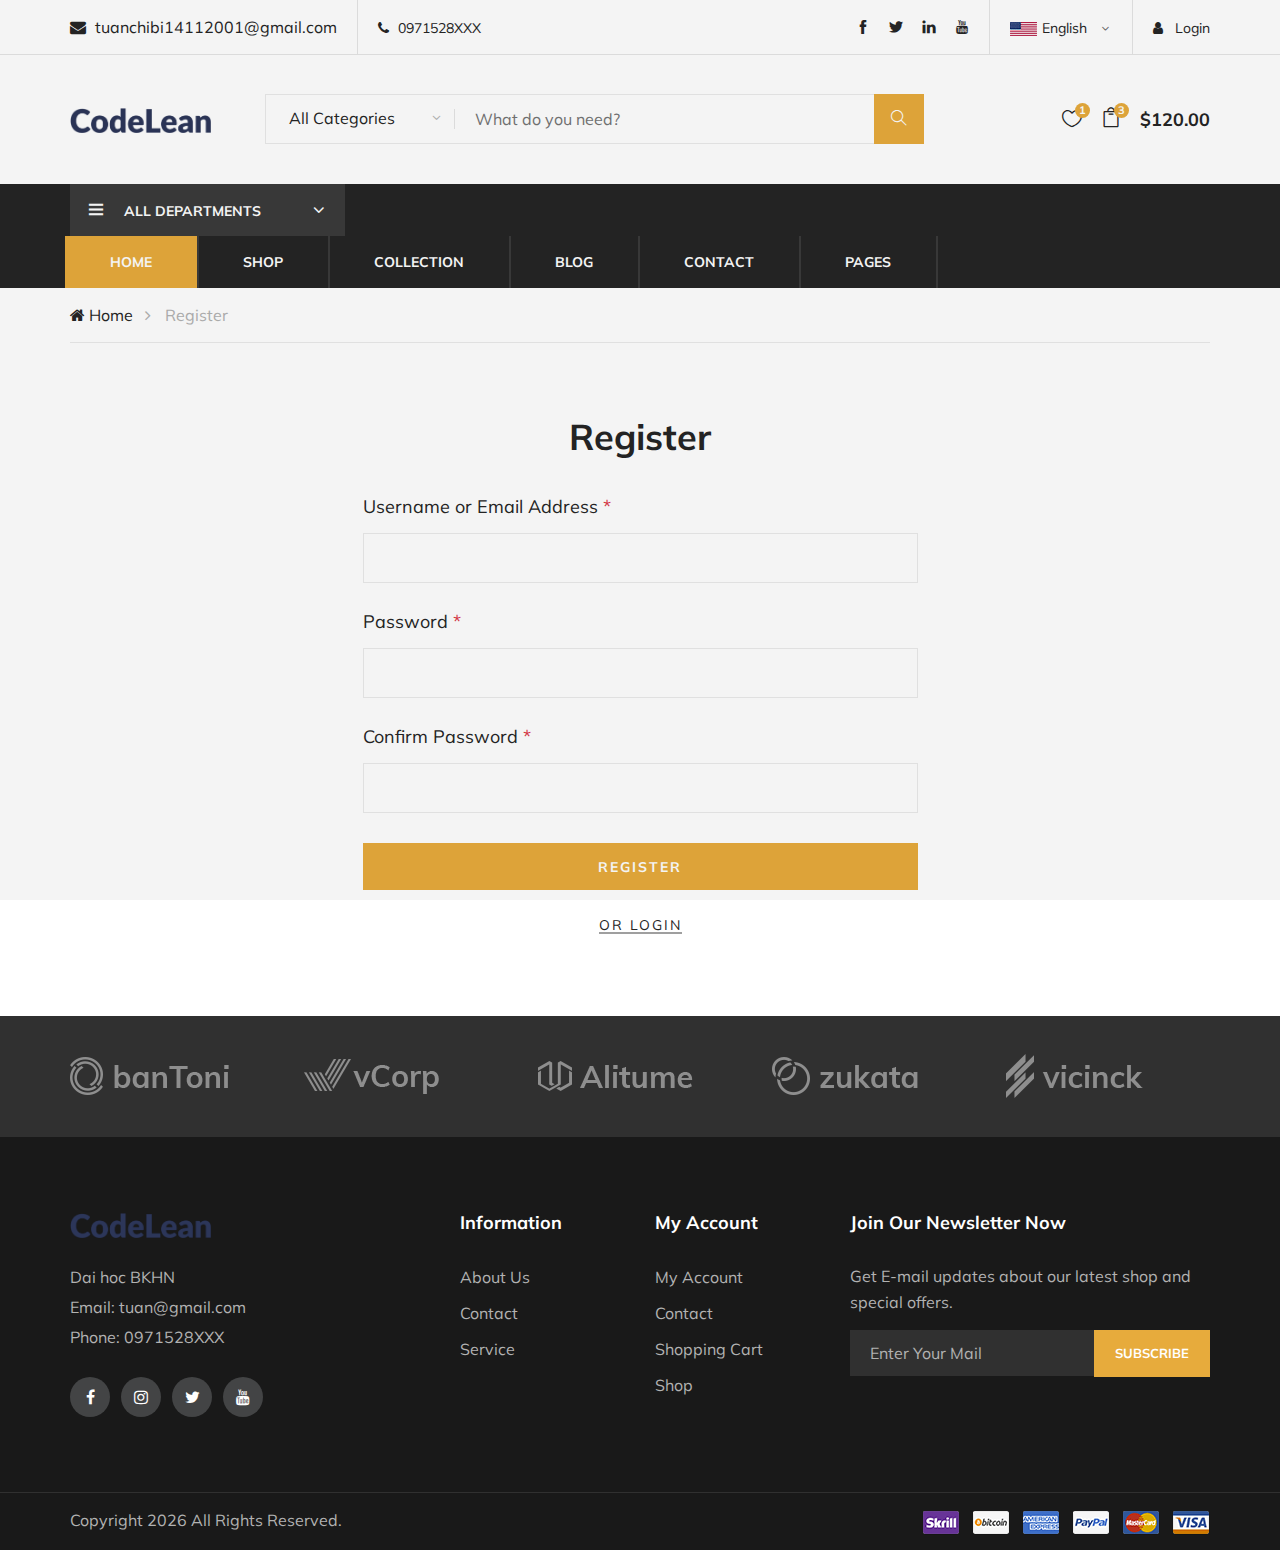
<file: register.html>
<!DOCTYPE html>
<html lang="zxx">

<head>
    <meta charset="UTF-8">
    <meta name="description" content="codelean Template">
    <meta name="keywords" content="codelean, unica, creative, html">
    <meta name="viewport" content="width=device-width, initial-scale=1.0">
    <meta http-equiv="X-UA-Compatible" content="ie=edge">
    <title>CodeLean | Template</title>

    <!-- Google Font -->
    <link href="https://fonts.googleapis.com/css?family=Muli:300,400,500,600,700,800,900&display=swap" rel="stylesheet">

    <!-- Css Styles -->
    <link rel="stylesheet" href="css/bootstrap.min.css" type="text/css">
    <link rel="stylesheet" href="css/font-awesome.min.css" type="text/css">
    <link rel="stylesheet" href="css/themify-icons.css" type="text/css">
    <link rel="stylesheet" href="css/elegant-icons.css" type="text/css">
    <link rel="stylesheet" href="css/owl.carousel.min.css" type="text/css">
    <link rel="stylesheet" href="css/nice-select.css" type="text/css">
    <link rel="stylesheet" href="css/jquery-ui.min.css" type="text/css">
    <link rel="stylesheet" href="css/slicknav.min.css" type="text/css">
    <link rel="stylesheet" href="css/style.css" type="text/css">
</head>

<body>
    <!-- Start coding here -->
    <!-- Page reload effect begin -->
    <div id="preloder">
        <div class="loader"></div>
    </div>

    <!-- Header section begin -->
    <header class="header-section">
        <div class="header-top">
            <div class="container">
                <div class="ht-left">
                    <div class="mail-service">
                        <i class="fa fa-envelope"></i>
                        tuanchibi14112001@gmail.com
                    </div>
                    <div class="phone-service">
                        <i class="fa fa-phone"></i>
                        0971528XXX
                    </div>
                </div>

                <div class="ht-right">
                    <a href="login.html" class="login-panel"><i class="fa fa-user"></i> Login</a>
                    <div class="lan-selector">
                        <select name="countries" id="countries" class="language_drop" style="width:388px;">
                            <option value="yt" data-image="img/flag-1.jpg" data-imagecss="flag yt" data-type="English">
                                English</option>
                        </select>
                    </div>

                    <div class="top-social">
                        <a href="#"><i class="ti-facebook"></i></a>
                        <a href="#"><i class="ti-twitter-alt"></i></a>
                        <a href="#"><i class="ti-linkedin"></i></a>
                        <a href="#"><i class="ti-youtube"></i></a>
                    </div>
                </div>
            </div>
        </div>

        <div class="container">
            <div class="inner-header">
                <div class="row">
                    <div class="col-lg-2 col-md-2">
                        <div class="logo">
                            <a href="index.html">
                                <img src="img/logo.png" height="25" alt="">
                            </a>
                        </div>
                    </div>
                    <div class="col-lg-7 col-md-7">
                        <div class="advanced-search">
                            <button type="button" class="category-btn">All Categories</button>
                            <div class="input-group">
                                <input type="text" placeholder="What do you need?">
                                <button type="button"><i class="ti-search"></i></button>
                            </div>
                        </div>
                    </div>
                    <div class="col-lg-3 col-md-3 text-right">
                        <ul class="nav-right">
                            <li class="heart-icon">
                                <a href="#">
                                    <i class="icon_heart_alt"></i>
                                    <span>1</span>
                                </a>
                            </li>
                            <li class="cart-icon">
                                <a href="#">
                                    <i class="icon_bag_alt"></i>
                                    <span>3</span>
                                </a>
                                <div class="cart-hover">
                                    <div class="select-items">
                                        <table>
                                            <tbody>
                                                <tr>
                                                    <td class="si-pic"><img src="img/select-product-1.jpg" alt=""></td>
                                                    <td class="si-text">
                                                        <div class="product-selected">
                                                            <p>$68.00 x 1</p>
                                                            <h6>Kabino Bedside Table</h6>
                                                        </div>
                                                    </td>
                                                    <td class="si-close">
                                                        <i class="ti-close"></i>
                                                    </td>
                                                </tr>

                                                <tr>
                                                    <td class="si-pic"><img src="img/select-product-1.jpg" alt=""></td>
                                                    <td class="si-text">
                                                        <div class="product-selected">
                                                            <p>$68.00 x 1</p>
                                                            <h6>Kabino Bedside Table</h6>
                                                        </div>
                                                    </td>
                                                    <td class="si-close">
                                                        <i class="ti-close"></i>
                                                    </td>
                                                </tr>

                                                <tr>
                                                    <td class="si-pic"><img src="img/select-product-2.jpg" alt=""></td>
                                                    <td class="si-text">
                                                        <div class="product-selected">
                                                            <p>$68.00 x 1</p>
                                                            <h6>Kabino Bedside Table</h6>
                                                        </div>
                                                    </td>
                                                    <td class="si-close">
                                                        <i class="ti-close"></i>
                                                    </td>
                                                </tr>
                                            </tbody>
                                        </table>
                                    </div>
                                    <div class="select-total">
                                        <span>total:</span>
                                        <h5>$120.00</h5>
                                    </div>
                                    <div class="select-button">
                                        <a href="shopping-cart.html" class="primary-btn view-card">VIEW CARD</a>
                                        <a href="check-out.html" class="primary-btn checkout-btn">CHECK OUT</a>
                                    </div>
                                </div>
                            </li>
                            <li class="cart-price">$120.00</li>
                        </ul>
                    </div>
                </div>
            </div>
        </div>

        <div class="nav-item">
            <div class="container">
                <div class="nav-depart">
                    <div class="depart-btn">
                        <i class="ti-menu"></i>
                        <span>All departments</span>
                        <ul class="depart-hover">
                            <li class="active"><a href="#">Women's Clothing</a></li>
                            <li><a href="#">Men's Clothing</a></li>
                            <li><a href="#">Underwear</a></li>
                            <li><a href="#">Kid's Clothing</a></li>
                        </ul>
                    </div>
                </div>
                <nav class="nav-menu mobile-menu">
                    <ul>
                        <li class="active"><a href="index.html">Home</a></li>
                        <li><a href="shop.html">Shop</a></li>
                        <li><a href="">Collection</a>
                            <ul class="dropdown">
                                <li><a href="">Men's</a></li>
                                <li><a href="">Wommen's</a></li>
                                <li><a href="">Kid's</a></li>
                            </ul>
                        </li>
                        <li><a href="blog.html">Blog</a></li>
                        <li><a href="contact.html">Contact</a></li>
                        <li><a href="#">Pages</a>
                            <ul class="dropdown">
                                <li><a href="blog-details.html">Blog Details</a></li>
                                <li><a href="shopping-cart.html">Shopping Cart</a></li>
                                <li><a href="check-out.html">Checkout</a></li>
                                <li><a href="faq.html">Faq</a></li>
                                <li><a href="register.html">Register</a></li>
                                <li><a href="login.html">Login</a></li>
                            </ul>
                        </li>
                    </ul>
                </nav>
                <div class="mobile-menu-wrap"></div>
            </div>
        </div>
    </header>

    <!-- Header section end -->
    <!-- Code here -->
    <!-- Breadcrumb Section Begin --dieu huong dinh vi vi tri-->
    <div class="breadcrumb-section">
        <div class="container">
            <div class="row">
                <div class="col-lg-12">
                    <div class="breadcrumb-text">
                        <a href="index.html"><i class="fa fa-home"></i> Home</a>
                        <span>Register</span>
                    </div>
                </div>
            </div>
        </div>
    </div>
    <!-- Breadcrumb Section End -->

    <!-- Login Section Begin -->
    <div class="register-login-section spad">
        <div class="container">
            <div class="row">
                <div class="col-lg-6 offset-lg-3">
                    <div class="register-form">
                        <h2>Register</h2>
                        <form action="#">
                            <div class="group-input">
                                <label for="username">Username or Email Address <span class="text-danger">*</span></label>
                                <input type="text" name="" id="username" required>
                            </div>
                            <div class="group-input">
                                <label for="pass">Password <span class="text-danger">*</span></label>
                                <input type="password" name="" id="pass" required>
                            </div> 
                            <div class="group-input">
                                <label for="conf-pass">Confirm Password <span class="text-danger">*</span></label>
                                <input type="password" name="" id="conf-pass" required>
                            </div>               
                            <button type="submit" class="site-btn register-btn">REGISTER</button>
                        </form>
                        <div class="switch-login">
                            <a href="login.html" class="or-login">Or Login</a>
                        </div>
                    </div>
                </div>
            </div>
        </div>
    </div>

    <!-- Login Section End -->



    <!-- Code here -->
    <!-- Partner Logo Section Begin -->
    <div class="partner-logo">
        <div class="container">
            <div class="logo-carousel owl-carousel">
                <div class="logo-item">
                    <div class="tablecell-inner">
                        <img src="img/logo-carousel/logo-1.png" alt="">
                    </div>
                </div>
                <div class="logo-item">
                    <div class="tablecell-inner">
                        <img src="img/logo-carousel/logo-2.png" alt="">
                    </div>
                </div>
                <div class="logo-item">
                    <div class="tablecell-inner">
                        <img src="img/logo-carousel/logo-3.png" alt="">
                    </div>
                </div>
                <div class="logo-item">
                    <div class="tablecell-inner">
                        <img src="img/logo-carousel/logo-4.png" alt="">
                    </div>
                </div>
                <div class="logo-item">
                    <div class="tablecell-inner">
                        <img src="img/logo-carousel/logo-5.png" alt="">
                    </div>
                </div>
            </div>
        </div>
    </div>

    <!-- Partner Logo Section End -->

    <!-- Footer Section Begin -->

    <footer class="footer-section">
        <div class="container">
            <div class="row">
                <div class="col-lg-3">
                    <div class="footer-left">
                        <div class="footer-logo">
                            <a href="index.html">
                                <img src="img/footer-logo.png" height="25" alt="">
                            </a>
                        </div>
                        <ul>
                            <li>Dai hoc BKHN</li>
                            <li>Email: tuan@gmail.com</li>
                            <li>Phone: 0971528XXX</li>
                        </ul>
                        <div class="footer-social">
                            <a href="#"><i class="fa fa-facebook"></i></a>
                            <a href="#"><i class="fa fa-instagram"></i></a>
                            <a href="#"><i class="fa fa-twitter"></i></a>
                            <a href="#"><i class="fa fa-youtube"></i></a>
                        </div>
                    </div>
                </div>
                <div class="col-lg-2 offset-lg-1">
                    <div class="footer-widget">
                        <h5>Information</h5>
                        <ul>
                            <li><a href="#">About Us</a></li>
                            <li><a href="#">Contact</a></li>
                            <li><a href="#">Service</a></li>
                        </ul>
                    </div>
                </div>
                <div class="col-lg-2">
                    <div class="footer-widget">
                        <h5>My Account</h5>
                        <ul>
                            <li><a href="#">My Account</a></li>
                            <li><a href="#">Contact</a></li>
                            <li><a href="#">Shopping Cart</a></li>
                            <li><a href="#">Shop</a></li>
                        </ul>
                    </div>
                </div>
                <div class="col-lg-4">
                    <div class="newslatter-item">
                        <h5>Join Our Newsletter Now</h5>
                        <p>Get E-mail updates about our latest shop and special offers.</p>
                        <form action="#" class="subscribe-form">
                            <input type="text" placeholder="Enter Your Mail">
                            <button type="button">Subscribe</button>
                        </form>
                    </div>
                </div>
            </div>
        </div>
        <div class="copyright-reserved">
            <div class="container">
                <div class="row">
                    <div class="col-lg-12">
                        <div class="copyright-text">
                            Copyright
                            <script> document.write(new Date().getFullYear());</script> All Rights Reserved.
                        </div>
                        <div class="payment-pic">
                            <img src="img/payment-method.png" alt="">
                        </div>
                    </div>
                </div>
            </div>
        </div>

    </footer>
    <!-- Footer Section End -->

    <!-- Js Plugins -->
    <script src="js/jquery-3.3.1.min.js"></script>
    <script src="js/bootstrap.min.js"></script>
    <script src="js/jquery-ui.min.js"></script>
    <script src="js/jquery.countdown.min.js"></script>
    <script src="js/jquery.nice-select.min.js"></script>
    <script src="js/jquery.zoom.min.js"></script>
    <script src="js/jquery.dd.min.js"></script>
    <script src="js/jquery.slicknav.js"></script>
    <script src="js/owl.carousel.min.js"></script>
    <script src="js/main.js"></script>
</body>

</html>
</file>
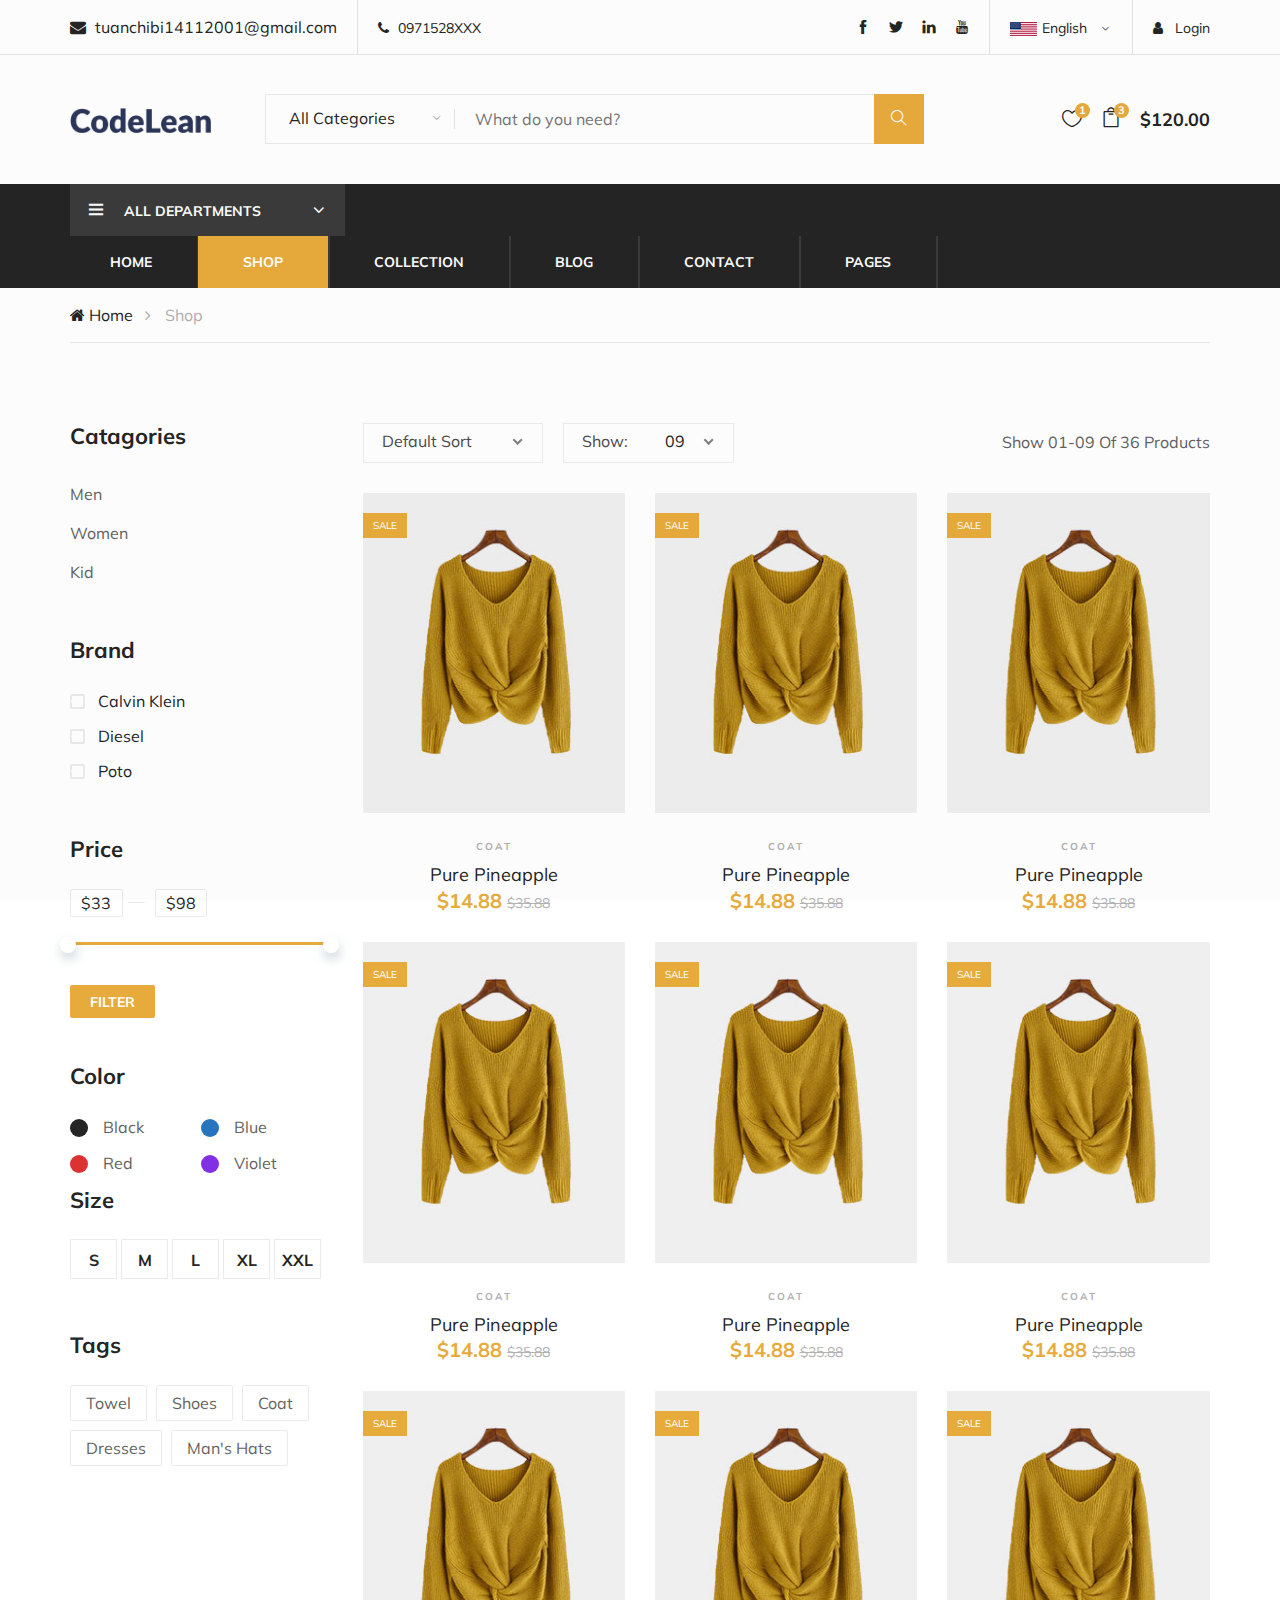
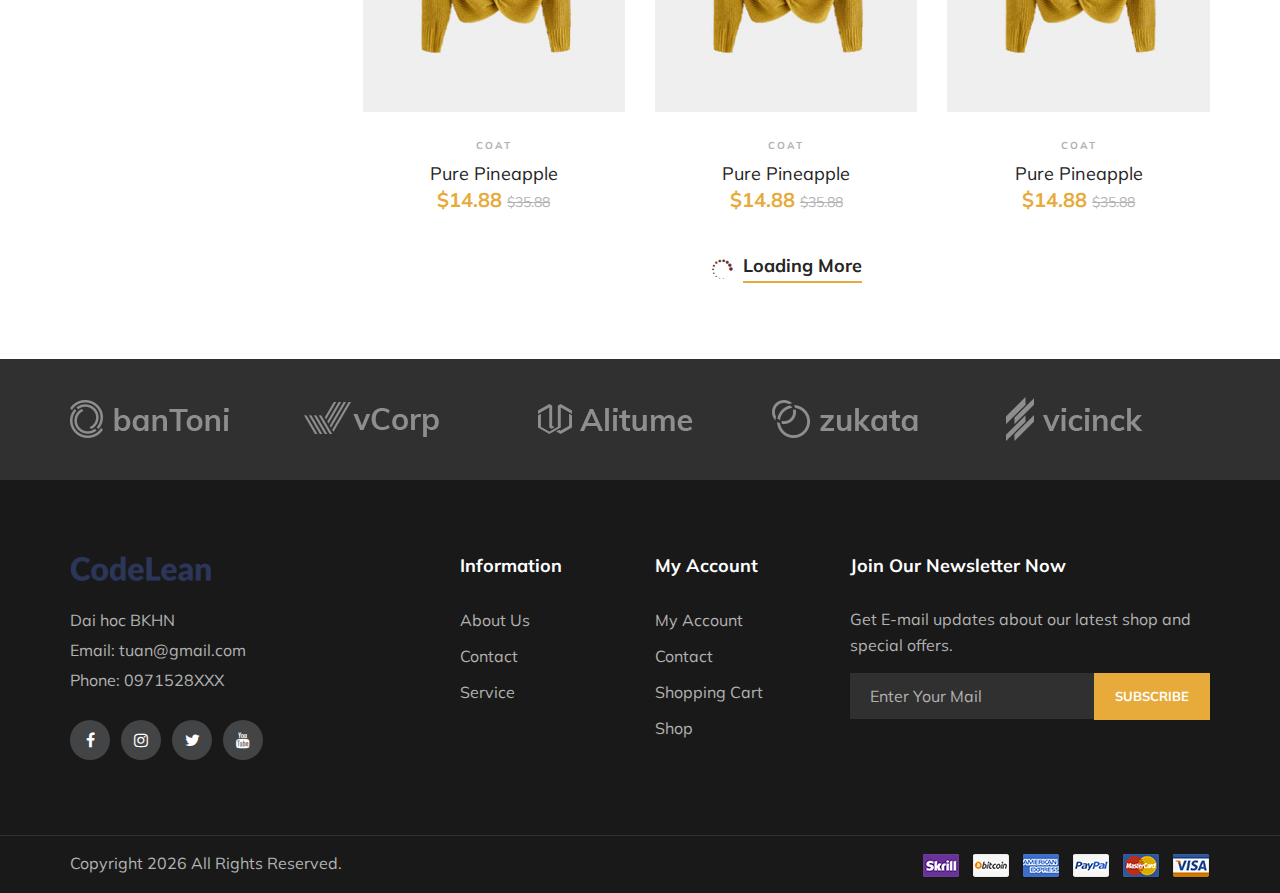
<file: shop.html>
<!DOCTYPE html>
<html lang="zxx">

<head>
    <meta charset="UTF-8">
    <meta name="description" content="codelean Template">
    <meta name="keywords" content="codelean, unica, creative, html">
    <meta name="viewport" content="width=device-width, initial-scale=1.0">
    <meta http-equiv="X-UA-Compatible" content="ie=edge">
    <title>CodeLean | Template</title>

    <!-- Google Font -->
    <link href="https://fonts.googleapis.com/css?family=Muli:300,400,500,600,700,800,900&display=swap" rel="stylesheet">

    <!-- Css Styles -->
    <link rel="stylesheet" href="css/bootstrap.min.css" type="text/css">
    <link rel="stylesheet" href="css/font-awesome.min.css" type="text/css">
    <link rel="stylesheet" href="css/themify-icons.css" type="text/css">
    <link rel="stylesheet" href="css/elegant-icons.css" type="text/css">
    <link rel="stylesheet" href="css/owl.carousel.min.css" type="text/css">
    <link rel="stylesheet" href="css/nice-select.css" type="text/css">
    <link rel="stylesheet" href="css/jquery-ui.min.css" type="text/css">
    <link rel="stylesheet" href="css/slicknav.min.css" type="text/css">
    <link rel="stylesheet" href="css/style.css" type="text/css">
</head>

<body>
    <!-- Start coding here -->
    <!-- Page reload effect begin -->
    <div id="preloder">
        <div class="loader"></div>
    </div>

    <!-- Header section begin -->
    <header class="header-section">
        <div class="header-top">
            <div class="container">
                <div class="ht-left">
                    <div class="mail-service">
                        <i class="fa fa-envelope"></i>
                        tuanchibi14112001@gmail.com
                    </div>
                    <div class="phone-service">
                        <i class="fa fa-phone"></i>
                        0971528XXX
                    </div>
                </div>

                <div class="ht-right">
                    <a href="login.html" class="login-panel"><i class="fa fa-user"></i> Login</a>
                    <div class="lan-selector">
                        <select name="countries" id="countries" class="language_drop" style="width:388px;">
                            <option value="yt" data-image="img/flag-1.jpg" data-imagecss="flag yt" data-type="English">
                                English</option>
                        </select>
                    </div>

                    <div class="top-social">
                        <a href="#"><i class="ti-facebook"></i></a>
                        <a href="#"><i class="ti-twitter-alt"></i></a>
                        <a href="#"><i class="ti-linkedin"></i></a>
                        <a href="#"><i class="ti-youtube"></i></a>
                    </div>
                </div>
            </div>
        </div>

        <div class="container">
            <div class="inner-header">
                <div class="row">
                    <div class="col-lg-2 col-md-2">
                        <div class="logo">
                            <a href="index.html">
                                <img src="img/logo.png" height="25" alt="">
                            </a>
                        </div>
                    </div>
                    <div class="col-lg-7 col-md-7">
                        <div class="advanced-search">
                            <button type="button" class="category-btn">All Categories</button>
                            <div class="input-group">
                                <input type="text" placeholder="What do you need?">
                                <button type="button"><i class="ti-search"></i></button>
                            </div>
                        </div>
                    </div>
                    <div class="col-lg-3 col-md-3 text-right">
                        <ul class="nav-right">
                            <li class="heart-icon">
                                <a href="#">
                                    <i class="icon_heart_alt"></i>
                                    <span>1</span>
                                </a>
                            </li>
                            <li class="cart-icon">
                                <a href="#">
                                    <i class="icon_bag_alt"></i>
                                    <span>3</span>
                                </a>
                                <div class="cart-hover">
                                    <div class="select-items">
                                        <table>
                                            <tbody>
                                                <tr>
                                                    <td class="si-pic"><img src="img/select-product-1.jpg" alt=""></td>
                                                    <td class="si-text">
                                                        <div class="product-selected">
                                                            <p>$68.00 x 1</p>
                                                            <h6>Kabino Bedside Table</h6>
                                                        </div>
                                                    </td>
                                                    <td class="si-close">
                                                        <i class="ti-close"></i>
                                                    </td>
                                                </tr>

                                                <tr>
                                                    <td class="si-pic"><img src="img/select-product-1.jpg" alt=""></td>
                                                    <td class="si-text">
                                                        <div class="product-selected">
                                                            <p>$68.00 x 1</p>
                                                            <h6>Kabino Bedside Table</h6>
                                                        </div>
                                                    </td>
                                                    <td class="si-close">
                                                        <i class="ti-close"></i>
                                                    </td>
                                                </tr>

                                                <tr>
                                                    <td class="si-pic"><img src="img/select-product-2.jpg" alt=""></td>
                                                    <td class="si-text">
                                                        <div class="product-selected">
                                                            <p>$68.00 x 1</p>
                                                            <h6>Kabino Bedside Table</h6>
                                                        </div>
                                                    </td>
                                                    <td class="si-close">
                                                        <i class="ti-close"></i>
                                                    </td>
                                                </tr>
                                            </tbody>
                                        </table>
                                    </div>
                                    <div class="select-total">
                                        <span>total:</span>
                                        <h5>$120.00</h5>
                                    </div>
                                    <div class="select-button">
                                        <a href="shopping-cart.html" class="primary-btn view-card">VIEW CARD</a>
                                        <a href="check-out.html" class="primary-btn checkout-btn">CHECK OUT</a>
                                    </div>
                                </div>
                            </li>
                            <li class="cart-price">$120.00</li>
                        </ul>
                    </div>
                </div>
            </div>
        </div>

        <div class="nav-item">
            <div class="container">
                <div class="nav-depart">
                    <div class="depart-btn">
                        <i class="ti-menu"></i>
                        <span>All departments</span>
                        <ul class="depart-hover">
                            <li class="active"><a href="#">Women's Clothing</a></li>
                            <li><a href="#">Men's Clothing</a></li>
                            <li><a href="#">Underwear</a></li>
                            <li><a href="#">Kid's Clothing</a></li>
                        </ul>
                    </div>
                </div>
                <nav class="nav-menu mobile-menu">
                    <ul>
                        <li><a href="index.html">Home</a></li>
                        <li class="active"><a href="shop.html">Shop</a></li>
                        <li><a href="">Collection</a>
                            <ul class="dropdown">
                                <li><a href="">Men's</a></li>
                                <li><a href="">Wommen's</a></li>
                                <li><a href="">Kid's</a></li>
                            </ul>
                        </li>
                        <li><a href="blog.html">Blog</a></li>
                        <li><a href="contact.html">Contact</a></li>
                        <li><a href="#">Pages</a>
                            <ul class="dropdown">
                                <li><a href="blog-details.html">Blog Details</a></li>
                                <li><a href="shopping-cart.html">Shopping Cart</a></li>
                                <li><a href="check-out.html">Checkout</a></li>
                                <li><a href="faq.html">Faq</a></li>
                                <li><a href="register.html">Register</a></li>
                                <li><a href="login.html">Login</a></li>
                            </ul>
                        </li>
                    </ul>
                </nav>
                <div class="mobile-menu-wrap"></div>
            </div>
        </div>
    </header>

    <!-- Header section end -->

    <!-- Code here -->
    <!-- Breadcrumb Section Begin --dieu huong dinh vi vi tri-->
    <div class="breadcrumb-section">
        <div class="container">
            <div class="row">
                <div class="col-lg-12">
                    <div class="breadcrumb-text">
                        <a href="index.html"><i class="fa fa-home"></i> Home</a>
                        <span>Shop</span>
                    </div>
                </div>
            </div>
        </div>
    </div>

    <!-- Breadcrumb Section End -->

    <!-- Product Shop Section Begin -->
    <section class="product-shop spad">
        <div class="container">
            <div class="row">
                <div class="col-lg-3 col-md-6 col-sm-8 order-2 order-lg-1 produts-sidebar-filter">
                    <div class="filter-widget">
                        <h4 class="fw-title">Catagories</h4>
                        <ul class="filter-catagories">
                            <li><a href="#">Men</a></li>
                            <li><a href="#">Women</a></li>
                            <li><a href="#">Kid</a></li>
                        </ul>
                    </div>
                    <div class="filter-widget">
                        <h4 class="fw-title">Brand</h4>
                        <div class="fw-brand-check">
                            <div class="bc-item">
                                <label for="bc-calvin">
                                    Calvin Klein
                                    <input type="checkbox" name="" id="bc-calvin">
                                    <span class="checkmark"></span>
                                </label>
                            </div>
                            <div class="bc-item">
                                <label for="bc-diesel">
                                    Diesel
                                    <input type="checkbox" name="" id="bc-diesel">
                                    <span class="checkmark"></span>
                                </label>
                            </div>
                            <div class="bc-item">
                                <label for="bc-poto">
                                    Poto
                                    <input type="checkbox" name="" id="bc-poto">
                                    <span class="checkmark"></span>
                                </label>
                            </div>
                        </div>
                    </div>
                    <div class="filter-widget">
                        <h4 class="fw-title">Price</h4>
                        <div class="filter-range-wrap">
                            <div class="range-slider">
                                <div class="price-input">
                                    <input type="text" id="minamount">
                                    <input type="text" id="maxamount">
                                </div>
                            </div>
                            <div class="price-range ui-slider ui-corner-all ui-slider-horizontal ui-widget ui-widget-content"
                                data-min="33" data-max="98">
                                <div class="ui-slider-range ui-corner-all ui-widget-header"></div>
                                <span tabindex="0" class="ui-slider-handle ui-corner-all ui-state-default"></span>
                                <span tabindex="0" class="ui-slider-handle ui-corner-all ui-state-default"></span>

                            </div>
                        </div>
                        <a href="#" class="filter-btn">FILTER</a>
                    </div>
                    <div class="filter-widget">
                        <h4 class="fw-title">Color</h4>
                        <div class="fw-color-choose">
                            <div class="cs-item">
                                <input type="radio" name="" id="cs-black">
                                <label class="cs-black" for="cs-black">Black</label>
                            </div>
                            <div class="cs-item">
                                <input type="radio" name="" id="cs-blue">
                                <label class="cs-blue" for="cs-blue">Blue</label>
                            </div>
                            <div class="cs-item">
                                <input type="radio" name="" id="cs-red">
                                <label class="cs-red" for="cs-red">Red</label>
                            </div>
                            <div class="cs-item">
                                <input type="radio" name="" id="cs-violet">
                                <label class="cs-violet" for="cs-violet">Violet</label>
                            </div>
                        </div>

                    </div>
                    <div class="filter-widget">
                        <h4 class="fw-title">Size</h4>
                        <div class="fw-size-choose">
                            <div class="sc-item">
                                <input type="radio" name="" id="s-size">
                                <label for="s-size">S</label>
                                <input type="radio" name="" id="m-size">
                                <label for="m-size">M</label>
                                <input type="radio" name="" id="l-size">
                                <label for="l-size">L</label>
                                <input type="radio" name="" id="xl-size">
                                <label for="xl-size">XL</label>
                                <input type="radio" name="" id="xxl-size">
                                <label for="xxl-size">XXL</label>
                            </div>
                        </div>
                    </div>
                    <div class="filter-widget">
                        <h4 class="fw-title">Tags</h4>
                        <div class="fw-tags">
                            <a href="#">Towel</a>
                            <a href="#">Shoes</a>
                            <a href="#">Coat</a>
                            <a href="#">Dresses</a>
                            <a href="#">Man's Hats</a>
                        </div>
                    </div>
                </div>
                <div class="col-lg-9 order-1 order-lg-2">
                    <div class="product-show-option">
                        <div class="row">
                            <div class="col-lg-7 col-md-7">
                                <div class="select-option">
                                    <select name="" id="" class="sorting">
                                        <option value="">Default Sort</option>
                                    </select>
                                    <select name="" id="" class="p-show">
                                        <option value="">Show:</option>
                                    </select>
                                </div>
                            </div>
                            <div class="col-lg-5 col-md-5 text-right">
                                <p>Show 01-09 Of 36 Products</p>
                            </div>
                        </div>
                    </div>
                    <div class="product-list">
                        <div class="row">
                            <div class="col-lg-4 col-sm-6">
                                <div class="product-item">
                                    <div class="pi-pic">
                                        <img src="img/products/women-1.jpg" alt="">
                                        <div class="sale pp-sale">Sale</div>
                                        <div class="icon">
                                            <i class="icon_heart_alt"></i>
                                        </div>
                                        <ul>
                                            <li class="w-icon active"><a href=""><i class="icon_bag_alt"></i></a></li>
                                            <li class="quick-view"><a href="product.html">+ Quick View</a></li>
                                            <li class="w-icon"><a href=""><i class="fa fa-random"></i></a></li>
                                        </ul>
                                    </div>
                                    <div class="pi-text">
                                        <div class="catagory-name">Coat</div>
                                        <a href="">
                                            <h5>Pure Pineapple</h5>
                                        </a>
                                        <div class="product-price">
                                            $14.88
                                            <span>$35.88</span>
                                        </div>
                                    </div>
                                </div>
                            </div>
                            <div class="col-lg-4 col-sm-6">
                                <div class="product-item">
                                    <div class="pi-pic">
                                        <img src="img/products/women-1.jpg" alt="">
                                        <div class="sale pp-sale">Sale</div>
                                        <div class="icon">
                                            <i class="icon_heart_alt"></i>
                                        </div>
                                        <ul>
                                            <li class="w-icon active"><a href=""><i class="icon_bag_alt"></i></a></li>
                                            <li class="quick-view"><a href="product.html">+ Quick View</a></li>
                                            <li class="w-icon"><a href=""><i class="fa fa-random"></i></a></li>
                                        </ul>
                                    </div>
                                    <div class="pi-text">
                                        <div class="catagory-name">Coat</div>
                                        <a href="">
                                            <h5>Pure Pineapple</h5>
                                        </a>
                                        <div class="product-price">
                                            $14.88
                                            <span>$35.88</span>
                                        </div>
                                    </div>
                                </div>
                            </div>
                            <div class="col-lg-4 col-sm-6">
                                <div class="product-item">
                                    <div class="pi-pic">
                                        <img src="img/products/women-1.jpg" alt="">
                                        <div class="sale pp-sale">Sale</div>
                                        <div class="icon">
                                            <i class="icon_heart_alt"></i>
                                        </div>
                                        <ul>
                                            <li class="w-icon active"><a href=""><i class="icon_bag_alt"></i></a></li>
                                            <li class="quick-view"><a href="product.html">+ Quick View</a></li>
                                            <li class="w-icon"><a href=""><i class="fa fa-random"></i></a></li>
                                        </ul>
                                    </div>
                                    <div class="pi-text">
                                        <div class="catagory-name">Coat</div>
                                        <a href="">
                                            <h5>Pure Pineapple</h5>
                                        </a>
                                        <div class="product-price">
                                            $14.88
                                            <span>$35.88</span>
                                        </div>
                                    </div>
                                </div>
                            </div>
                            <div class="col-lg-4 col-sm-6">
                                <div class="product-item">
                                    <div class="pi-pic">
                                        <img src="img/products/women-1.jpg" alt="">
                                        <div class="sale pp-sale">Sale</div>
                                        <div class="icon">
                                            <i class="icon_heart_alt"></i>
                                        </div>
                                        <ul>
                                            <li class="w-icon active"><a href=""><i class="icon_bag_alt"></i></a></li>
                                            <li class="quick-view"><a href="product.html">+ Quick View</a></li>
                                            <li class="w-icon"><a href=""><i class="fa fa-random"></i></a></li>
                                        </ul>
                                    </div>
                                    <div class="pi-text">
                                        <div class="catagory-name">Coat</div>
                                        <a href="">
                                            <h5>Pure Pineapple</h5>
                                        </a>
                                        <div class="product-price">
                                            $14.88
                                            <span>$35.88</span>
                                        </div>
                                    </div>
                                </div>
                            </div>
                            <div class="col-lg-4 col-sm-6">
                                <div class="product-item">
                                    <div class="pi-pic">
                                        <img src="img/products/women-1.jpg" alt="">
                                        <div class="sale pp-sale">Sale</div>
                                        <div class="icon">
                                            <i class="icon_heart_alt"></i>
                                        </div>
                                        <ul>
                                            <li class="w-icon active"><a href=""><i class="icon_bag_alt"></i></a></li>
                                            <li class="quick-view"><a href="product.html">+ Quick View</a></li>
                                            <li class="w-icon"><a href=""><i class="fa fa-random"></i></a></li>
                                        </ul>
                                    </div>
                                    <div class="pi-text">
                                        <div class="catagory-name">Coat</div>
                                        <a href="">
                                            <h5>Pure Pineapple</h5>
                                        </a>
                                        <div class="product-price">
                                            $14.88
                                            <span>$35.88</span>
                                        </div>
                                    </div>
                                </div>
                            </div>
                            <div class="col-lg-4 col-sm-6">
                                <div class="product-item">
                                    <div class="pi-pic">
                                        <img src="img/products/women-1.jpg" alt="">
                                        <div class="sale pp-sale">Sale</div>
                                        <div class="icon">
                                            <i class="icon_heart_alt"></i>
                                        </div>
                                        <ul>
                                            <li class="w-icon active"><a href=""><i class="icon_bag_alt"></i></a></li>
                                            <li class="quick-view"><a href="product.html">+ Quick View</a></li>
                                            <li class="w-icon"><a href=""><i class="fa fa-random"></i></a></li>
                                        </ul>
                                    </div>
                                    <div class="pi-text">
                                        <div class="catagory-name">Coat</div>
                                        <a href="">
                                            <h5>Pure Pineapple</h5>
                                        </a>
                                        <div class="product-price">
                                            $14.88
                                            <span>$35.88</span>
                                        </div>
                                    </div>
                                </div>
                            </div>
                            <div class="col-lg-4 col-sm-6">
                                <div class="product-item">
                                    <div class="pi-pic">
                                        <img src="img/products/women-1.jpg" alt="">
                                        <div class="sale pp-sale">Sale</div>
                                        <div class="icon">
                                            <i class="icon_heart_alt"></i>
                                        </div>
                                        <ul>
                                            <li class="w-icon active"><a href=""><i class="icon_bag_alt"></i></a></li>
                                            <li class="quick-view"><a href="product.html">+ Quick View</a></li>
                                            <li class="w-icon"><a href=""><i class="fa fa-random"></i></a></li>
                                        </ul>
                                    </div>
                                    <div class="pi-text">
                                        <div class="catagory-name">Coat</div>
                                        <a href="">
                                            <h5>Pure Pineapple</h5>
                                        </a>
                                        <div class="product-price">
                                            $14.88
                                            <span>$35.88</span>
                                        </div>
                                    </div>
                                </div>
                            </div>
                            <div class="col-lg-4 col-sm-6">
                                <div class="product-item">
                                    <div class="pi-pic">
                                        <img src="img/products/women-1.jpg" alt="">
                                        <div class="sale pp-sale">Sale</div>
                                        <div class="icon">
                                            <i class="icon_heart_alt"></i>
                                        </div>
                                        <ul>
                                            <li class="w-icon active"><a href=""><i class="icon_bag_alt"></i></a></li>
                                            <li class="quick-view"><a href="product.html">+ Quick View</a></li>
                                            <li class="w-icon"><a href=""><i class="fa fa-random"></i></a></li>
                                        </ul>
                                    </div>
                                    <div class="pi-text">
                                        <div class="catagory-name">Coat</div>
                                        <a href="">
                                            <h5>Pure Pineapple</h5>
                                        </a>
                                        <div class="product-price">
                                            $14.88
                                            <span>$35.88</span>
                                        </div>
                                    </div>
                                </div>
                            </div>
                            <div class="col-lg-4 col-sm-6">
                                <div class="product-item">
                                    <div class="pi-pic">
                                        <img src="img/products/women-1.jpg" alt="">
                                        <div class="sale pp-sale">Sale</div>
                                        <div class="icon">
                                            <i class="icon_heart_alt"></i>
                                        </div>
                                        <ul>
                                            <li class="w-icon active"><a href=""><i class="icon_bag_alt"></i></a></li>
                                            <li class="quick-view"><a href="product.html">+ Quick View</a></li>
                                            <li class="w-icon"><a href=""><i class="fa fa-random"></i></a></li>
                                        </ul>
                                    </div>
                                    <div class="pi-text">
                                        <div class="catagory-name">Coat</div>
                                        <a href="">
                                            <h5>Pure Pineapple</h5>
                                        </a>
                                        <div class="product-price">
                                            $14.88
                                            <span>$35.88</span>
                                        </div>
                                    </div>
                                </div>
                            </div>
                        </div>
                    </div>
                    <div class="loading-more">
                        <i class="icon_loading"></i>
                        <a href="#">Loading More</a>
                    </div>
                </div>
                
            </div>
    </section>

    <!-- Product Shop Section End -->


    <!-- Code here -->

    <!-- Partner Logo Section Begin -->
    <div class="partner-logo">
        <div class="container">
            <div class="logo-carousel owl-carousel">
                <div class="logo-item">
                    <div class="tablecell-inner">
                        <img src="img/logo-carousel/logo-1.png" alt="">
                    </div>
                </div>
                <div class="logo-item">
                    <div class="tablecell-inner">
                        <img src="img/logo-carousel/logo-2.png" alt="">
                    </div>
                </div>
                <div class="logo-item">
                    <div class="tablecell-inner">
                        <img src="img/logo-carousel/logo-3.png" alt="">
                    </div>
                </div>
                <div class="logo-item">
                    <div class="tablecell-inner">
                        <img src="img/logo-carousel/logo-4.png" alt="">
                    </div>
                </div>
                <div class="logo-item">
                    <div class="tablecell-inner">
                        <img src="img/logo-carousel/logo-5.png" alt="">
                    </div>
                </div>
            </div>
        </div>
    </div>

    <!-- Partner Logo Section End -->

    <!-- Footer Section Begin -->

    <footer class="footer-section">
        <div class="container">
            <div class="row">
                <div class="col-lg-3">
                    <div class="footer-left">
                        <div class="footer-logo">
                            <a href="index.html">
                                <img src="img/footer-logo.png" height="25" alt="">
                            </a>
                        </div>
                        <ul>
                            <li>Dai hoc BKHN</li>
                            <li>Email: tuan@gmail.com</li>
                            <li>Phone: 0971528XXX</li>
                        </ul>
                        <div class="footer-social">
                            <a href="#"><i class="fa fa-facebook"></i></a>
                            <a href="#"><i class="fa fa-instagram"></i></a>
                            <a href="#"><i class="fa fa-twitter"></i></a>
                            <a href="#"><i class="fa fa-youtube"></i></a>
                        </div>
                    </div>
                </div>
                <div class="col-lg-2 offset-lg-1">
                    <div class="footer-widget">
                        <h5>Information</h5>
                        <ul>
                            <li><a href="#">About Us</a></li>
                            <li><a href="#">Contact</a></li>
                            <li><a href="#">Service</a></li>
                        </ul>
                    </div>
                </div>
                <div class="col-lg-2">
                    <div class="footer-widget">
                        <h5>My Account</h5>
                        <ul>
                            <li><a href="#">My Account</a></li>
                            <li><a href="#">Contact</a></li>
                            <li><a href="#">Shopping Cart</a></li>
                            <li><a href="#">Shop</a></li>
                        </ul>
                    </div>
                </div>
                <div class="col-lg-4">
                    <div class="newslatter-item">
                        <h5>Join Our Newsletter Now</h5>
                        <p>Get E-mail updates about our latest shop and special offers.</p>
                        <form action="#" class="subscribe-form">
                            <input type="text" placeholder="Enter Your Mail">
                            <button type="button">Subscribe</button>
                        </form>
                    </div>
                </div>
            </div>
        </div>
        <div class="copyright-reserved">
            <div class="container">
                <div class="row">
                    <div class="col-lg-12">
                        <div class="copyright-text">
                            Copyright
                            <script> document.write(new Date().getFullYear());</script> All Rights Reserved.
                        </div>
                        <div class="payment-pic">
                            <img src="img/payment-method.png" alt="">
                        </div>
                    </div>
                </div>
            </div>
        </div>

    </footer>
    <!-- Footer Section End -->

    <!-- Js Plugins -->
    <script src="js/jquery-3.3.1.min.js"></script>
    <script src="js/bootstrap.min.js"></script>
    <script src="js/jquery-ui.min.js"></script>
    <script src="js/jquery.countdown.min.js"></script>
    <script src="js/jquery.nice-select.min.js"></script>
    <script src="js/jquery.zoom.min.js"></script>
    <script src="js/jquery.dd.min.js"></script>
    <script src="js/jquery.slicknav.js"></script>
    <script src="js/owl.carousel.min.js"></script>
    <script src="js/main.js"></script>
</body>

</html>
</file>
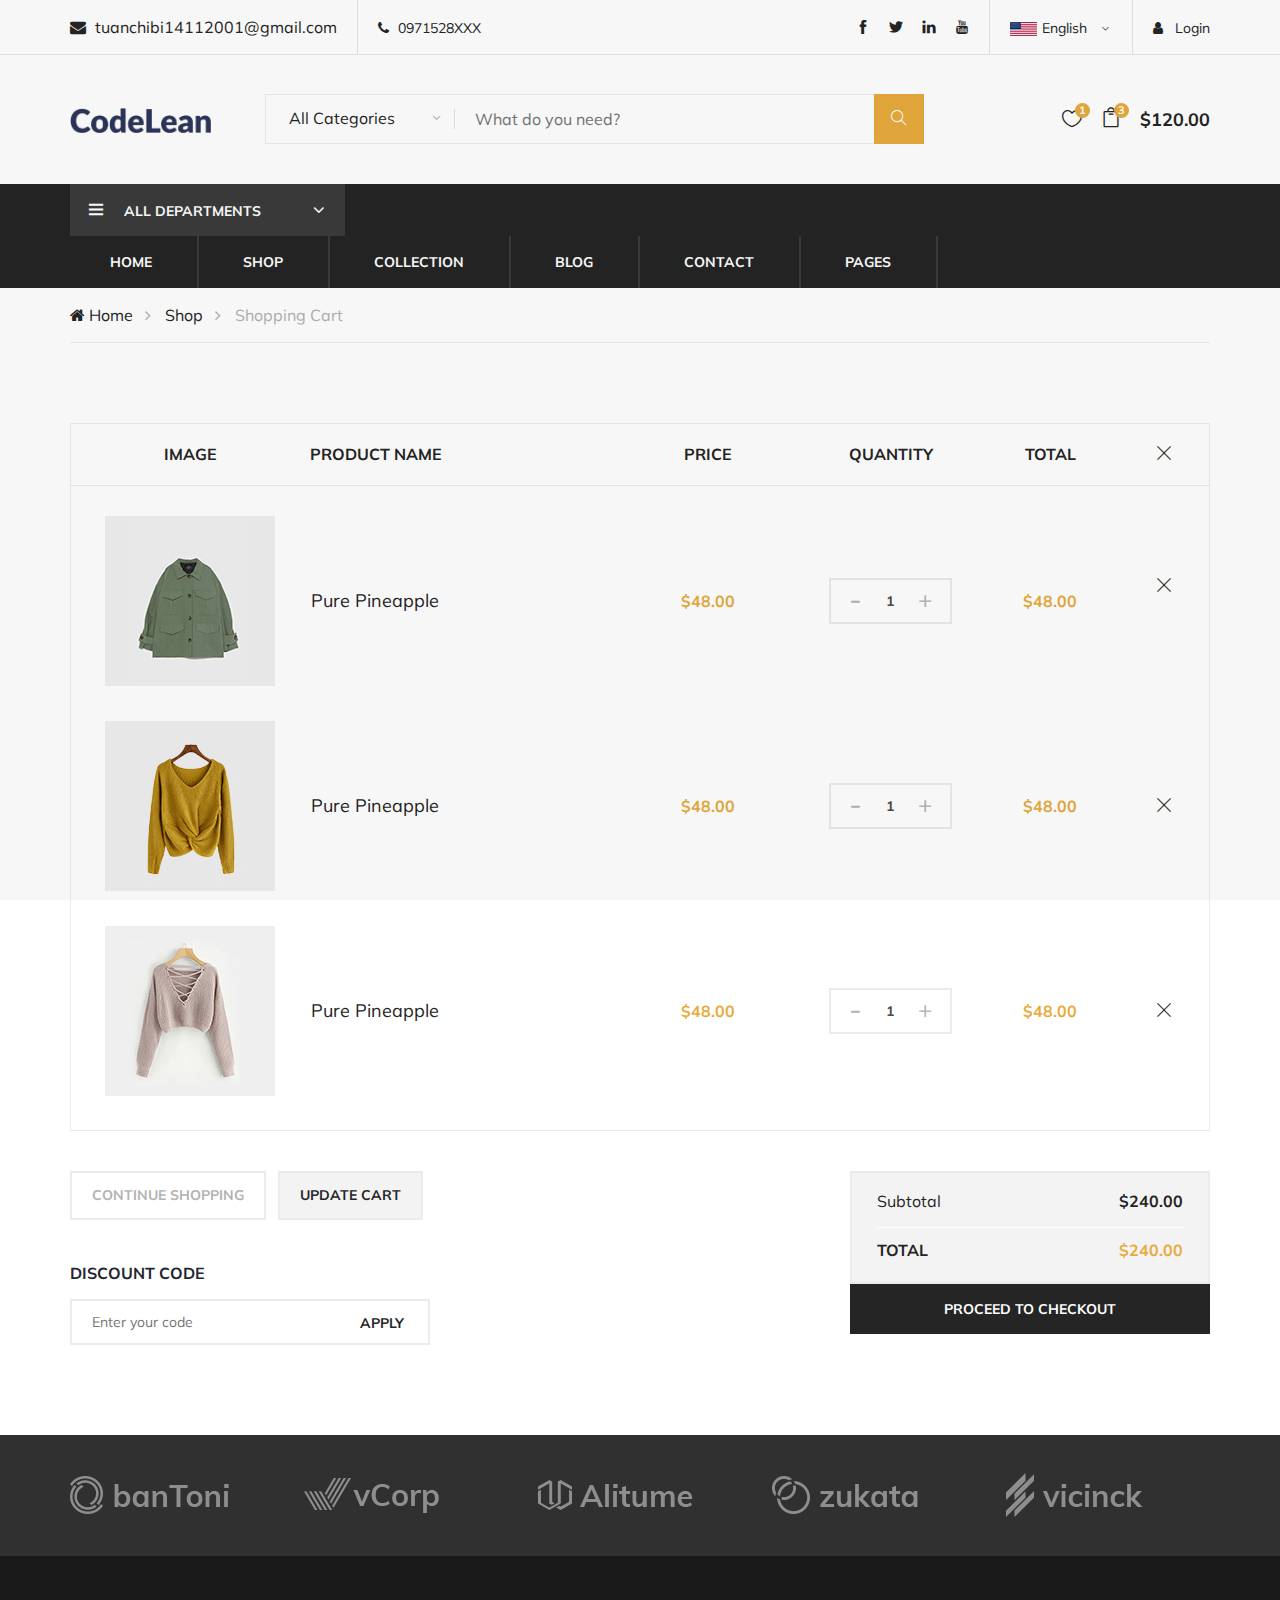
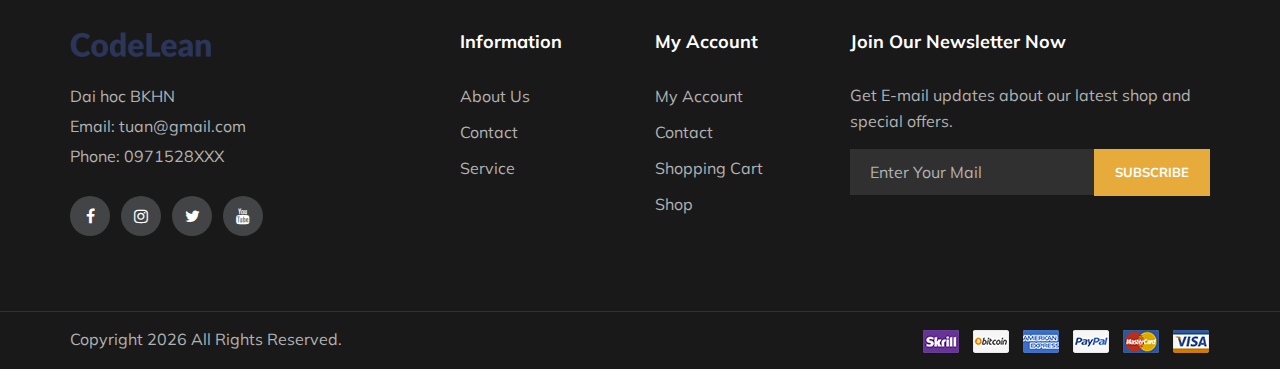
<file: shopping-cart.html>
<!DOCTYPE html>
<html lang="zxx">

<head>
    <meta charset="UTF-8">
    <meta name="description" content="codelean Template">
    <meta name="keywords" content="codelean, unica, creative, html">
    <meta name="viewport" content="width=device-width, initial-scale=1.0">
    <meta http-equiv="X-UA-Compatible" content="ie=edge">
    <title>CodeLean | Template</title>

    <!-- Google Font -->
    <link href="https://fonts.googleapis.com/css?family=Muli:300,400,500,600,700,800,900&display=swap" rel="stylesheet">

    <!-- Css Styles -->
    <link rel="stylesheet" href="css/bootstrap.min.css" type="text/css">
    <link rel="stylesheet" href="css/font-awesome.min.css" type="text/css">
    <link rel="stylesheet" href="css/themify-icons.css" type="text/css">
    <link rel="stylesheet" href="css/elegant-icons.css" type="text/css">
    <link rel="stylesheet" href="css/owl.carousel.min.css" type="text/css">
    <link rel="stylesheet" href="css/nice-select.css" type="text/css">
    <link rel="stylesheet" href="css/jquery-ui.min.css" type="text/css">
    <link rel="stylesheet" href="css/slicknav.min.css" type="text/css">
    <link rel="stylesheet" href="css/style.css" type="text/css">
</head>

<body>
    <!-- Start coding here -->
    <!-- Page reload effect begin -->
    <div id="preloder">
        <div class="loader"></div>
    </div>

    <!-- Header section begin -->
    <header class="header-section">
        <div class="header-top">
            <div class="container">
                <div class="ht-left">
                    <div class="mail-service">
                        <i class="fa fa-envelope"></i>
                        tuanchibi14112001@gmail.com
                    </div>
                    <div class="phone-service">
                        <i class="fa fa-phone"></i>
                        0971528XXX
                    </div>
                </div>

                <div class="ht-right">
                    <a href="login.html" class="login-panel"><i class="fa fa-user"></i> Login</a>
                    <div class="lan-selector">
                        <select name="countries" id="countries" class="language_drop" style="width:388px;">
                            <option value="yt" data-image="img/flag-1.jpg" data-imagecss="flag yt" data-type="English">
                                English</option>
                        </select>
                    </div>

                    <div class="top-social">
                        <a href="#"><i class="ti-facebook"></i></a>
                        <a href="#"><i class="ti-twitter-alt"></i></a>
                        <a href="#"><i class="ti-linkedin"></i></a>
                        <a href="#"><i class="ti-youtube"></i></a>
                    </div>
                </div>
            </div>
        </div>

        <div class="container">
            <div class="inner-header">
                <div class="row">
                    <div class="col-lg-2 col-md-2">
                        <div class="logo">
                            <a href="index.html">
                                <img src="img/logo.png" height="25" alt="">
                            </a>
                        </div>
                    </div>
                    <div class="col-lg-7 col-md-7">
                        <div class="advanced-search">
                            <button type="button" class="category-btn">All Categories</button>
                            <div class="input-group">
                                <input type="text" placeholder="What do you need?">
                                <button type="button"><i class="ti-search"></i></button>
                            </div>
                        </div>
                    </div>
                    <div class="col-lg-3 col-md-3 text-right">
                        <ul class="nav-right">
                            <li class="heart-icon">
                                <a href="#">
                                    <i class="icon_heart_alt"></i>
                                    <span>1</span>
                                </a>
                            </li>
                            <li class="cart-icon">
                                <a href="#">
                                    <i class="icon_bag_alt"></i>
                                    <span>3</span>
                                </a>
                                <div class="cart-hover">
                                    <div class="select-items">
                                        <table>
                                            <tbody>
                                                <tr>
                                                    <td class="si-pic"><img src="img/select-product-1.jpg" alt=""></td>
                                                    <td class="si-text">
                                                        <div class="product-selected">
                                                            <p>$68.00 x 1</p>
                                                            <h6>Kabino Bedside Table</h6>
                                                        </div>
                                                    </td>
                                                    <td class="si-close">
                                                        <i class="ti-close"></i>
                                                    </td>
                                                </tr>

                                                <tr>
                                                    <td class="si-pic"><img src="img/select-product-1.jpg" alt=""></td>
                                                    <td class="si-text">
                                                        <div class="product-selected">
                                                            <p>$68.00 x 1</p>
                                                            <h6>Kabino Bedside Table</h6>
                                                        </div>
                                                    </td>
                                                    <td class="si-close">
                                                        <i class="ti-close"></i>
                                                    </td>
                                                </tr>

                                                <tr>
                                                    <td class="si-pic"><img src="img/select-product-2.jpg" alt=""></td>
                                                    <td class="si-text">
                                                        <div class="product-selected">
                                                            <p>$68.00 x 1</p>
                                                            <h6>Kabino Bedside Table</h6>
                                                        </div>
                                                    </td>
                                                    <td class="si-close">
                                                        <i class="ti-close"></i>
                                                    </td>
                                                </tr>
                                            </tbody>
                                        </table>
                                    </div>
                                    <div class="select-total">
                                        <span>total:</span>
                                        <h5>$120.00</h5>
                                    </div>
                                    <div class="select-button">
                                        <a href="shopping-cart.html" class="primary-btn view-card">VIEW CARD</a>
                                        <a href="check-out.html" class="primary-btn checkout-btn">CHECK OUT</a>
                                    </div>
                                </div>
                            </li>
                            <li class="cart-price">$120.00</li>
                        </ul>
                    </div>
                </div>
            </div>
        </div>

        <div class="nav-item">
            <div class="container">
                <div class="nav-depart">
                    <div class="depart-btn">
                        <i class="ti-menu"></i>
                        <span>All departments</span>
                        <ul class="depart-hover">
                            <li class="active"><a href="#">Women's Clothing</a></li>
                            <li><a href="#">Men's Clothing</a></li>
                            <li><a href="#">Underwear</a></li>
                            <li><a href="#">Kid's Clothing</a></li>
                        </ul>
                    </div>
                </div>
                <nav class="nav-menu mobile-menu">
                    <ul>
                        <li><a href="index.html">Home</a></li>
                        <li><a href="shop.html">Shop</a></li>
                        <li><a href="">Collection</a>
                            <ul class="dropdown">
                                <li><a href="">Men's</a></li>
                                <li><a href="">Wommen's</a></li>
                                <li><a href="">Kid's</a></li>
                            </ul>
                        </li>
                        <li><a href="blog.html">Blog</a></li>
                        <li><a href="contact.html">Contact</a></li>
                        <li><a href="#">Pages</a>
                            <ul class="dropdown">
                                <li><a href="blog-details.html">Blog Details</a></li>
                                <li><a href="shopping-cart.html">Shopping Cart</a></li>
                                <li><a href="check-out.html">Checkout</a></li>
                                <li><a href="faq.html">Faq</a></li>
                                <li><a href="register.html">Register</a></li>
                                <li><a href="login.html">Login</a></li>
                            </ul>
                        </li>
                    </ul>
                </nav>
                <div class="mobile-menu-wrap"></div>
            </div>
        </div>
    </header>

    <!-- Header section end -->
    <!-- Code here -->
    <!-- Breadcrumb Section Begin --dieu huong dinh vi vi tri-->
    <div class="breadcrumb-section">
        <div class="container">
            <div class="row">
                <div class="col-lg-12">
                    <div class="breadcrumb-text">
                        <a href="index.html"><i class="fa fa-home"></i> Home</a>
                        <a href="shop.html"> Shop</a>
                        <span>Shopping Cart</span>
                    </div>
                </div>
            </div>
        </div>
    </div>

    <!-- Breadcrumb Section End -->

    <!-- Shopping Cart Section Begin -->
    <div class="shopping-cart spad">
        <div class="container">
            <div class="row">
                <div class="col-lg-12">
                    <div class="cart-table">
                        <table>
                            <thead>
                                <th>Image</th>
                                <th class="p-name">Product Name</th>
                                <th>Price</th>
                                <th>Quantity</th>
                                <th>Total</th>
                                <th><i class="ti-close"></i></th>
                            </thead>
                            <tbody>
                                <tr>
                                    <td class="cart-pic first-row"><img src="img/cart-page/product-1.jpg" alt=""></td>
                                    <td class="cart-title first-row">
                                        <h5>Pure Pineapple</h5>
                                    </td>
                                    <td class="p-price first-row">
                                        $48.00
                                    </td>
                                    <td class="qua-col first-row">
                                        <div class="quantity">
                                            <div class="pro-qty">
                                                <input type="number" value="1"
                                                    onkeyup="if(this.value<=0)this.value=1; this.value = Math.round(this.value)"
                                                    onblur="if(this.value<=0)this.value=1; this.value = Math.round(this.value)"
                                                    min="1" required>
                                            </div>
                                        </div>
                                    </td>
                                    <td class="total-price first-row">$48.00</td>
                                    <td class="close-td"><i class="ti-close"></i></td>
                                </tr>
                                <tr>
                                    <td class="cart-pic"><img src="img/cart-page/product-2.jpg" alt=""></td>
                                    <td class="cart-title">
                                        <h5>Pure Pineapple</h5>
                                    </td>
                                    <td class="p-price">
                                        $48.00
                                    </td>
                                    <td class="qua-col">
                                        <div class="quantity">
                                            <div class="pro-qty">
                                                <input type="number" value="1"
                                                    onkeyup="if(this.value<=0)this.value=1; this.value = Math.round(this.value)"
                                                    onblur="if(this.value<=0)this.value=1; this.value = Math.round(this.value)"
                                                    min="1" required>
                                            </div>
                                        </div>
                                    </td>
                                    <td class="total-price">$48.00</td>
                                    <td class="close-td"><i class="ti-close"></i></td>
                                </tr>
                                <tr>
                                    <td class="cart-pic"><img src="img/cart-page/product-3.jpg" alt=""></td>
                                    <td class="cart-title">
                                        <h5>Pure Pineapple</h5>
                                    </td>
                                    <td class="p-price">
                                        $48.00
                                    </td>
                                    <td class="qua-col">
                                        <div class="quantity">
                                            <div class="pro-qty">
                                                <input type="number" value="1"
                                                    onkeyup="if(this.value<=0)this.value=1; this.value = Math.round(this.value)"
                                                    onblur="if(this.value<=0)this.value=1; this.value = Math.round(this.value)"
                                                    min="1" required>
                                            </div>
                                        </div>
                                    </td>
                                    <td class="total-price">$48.00</td>
                                    <td class="close-td"><i class="ti-close"></i></td>
                                </tr>
                            </tbody>
                        </table>
                    </div>
                    <div class="row">
                        <div class="col-lg-4">
                            <div class="cart-buttons">
                                <a href="#" class="primary-btn continue-shop">Continue Shopping</a>
                                <a href="#" class="primary-btn up-cart">Update Cart</a>
                            </div>
                            <div class="discount-coupon">
                                <h6>Discount Code</h6>
                                <form action="#" class="coupon-form">
                                    <input type="text" name="" id="" placeholder="Enter your code">
                                    <button type="submit" class="site-btn coupon-btn">Apply</button>
                                </form>
                            </div>
                        </div>
                        <div class="col-lg-4 offset-lg-4">
                            <div class="proceed-checkout">
                                <ul>
                                    <li class="subtotal">Subtotal <span>$240.00</span></li>
                                    <li class="cart-total">Total <span>$240.00</span></li>
                                </ul>
                                <a href="check-out.html" class="proceed-btn">PROCEED TO CHECKOUT</a>
                            </div>
                        </div>
                    </div>
                </div>
            </div>
        </div>
    </div>
    <!-- Shopping Cart Section End -->

    <!-- Code here -->
    <!-- Partner Logo Section Begin -->
    <div class="partner-logo">
        <div class="container">
            <div class="logo-carousel owl-carousel">
                <div class="logo-item">
                    <div class="tablecell-inner">
                        <img src="img/logo-carousel/logo-1.png" alt="">
                    </div>
                </div>
                <div class="logo-item">
                    <div class="tablecell-inner">
                        <img src="img/logo-carousel/logo-2.png" alt="">
                    </div>
                </div>
                <div class="logo-item">
                    <div class="tablecell-inner">
                        <img src="img/logo-carousel/logo-3.png" alt="">
                    </div>
                </div>
                <div class="logo-item">
                    <div class="tablecell-inner">
                        <img src="img/logo-carousel/logo-4.png" alt="">
                    </div>
                </div>
                <div class="logo-item">
                    <div class="tablecell-inner">
                        <img src="img/logo-carousel/logo-5.png" alt="">
                    </div>
                </div>
            </div>
        </div>
    </div>

    <!-- Partner Logo Section End -->

    <!-- Footer Section Begin -->

    <footer class="footer-section">
        <div class="container">
            <div class="row">
                <div class="col-lg-3">
                    <div class="footer-left">
                        <div class="footer-logo">
                            <a href="index.html">
                                <img src="img/footer-logo.png" height="25" alt="">
                            </a>
                        </div>
                        <ul>
                            <li>Dai hoc BKHN</li>
                            <li>Email: tuan@gmail.com</li>
                            <li>Phone: 0971528XXX</li>
                        </ul>
                        <div class="footer-social">
                            <a href="#"><i class="fa fa-facebook"></i></a>
                            <a href="#"><i class="fa fa-instagram"></i></a>
                            <a href="#"><i class="fa fa-twitter"></i></a>
                            <a href="#"><i class="fa fa-youtube"></i></a>
                        </div>
                    </div>
                </div>
                <div class="col-lg-2 offset-lg-1">
                    <div class="footer-widget">
                        <h5>Information</h5>
                        <ul>
                            <li><a href="#">About Us</a></li>
                            <li><a href="#">Contact</a></li>
                            <li><a href="#">Service</a></li>
                        </ul>
                    </div>
                </div>
                <div class="col-lg-2">
                    <div class="footer-widget">
                        <h5>My Account</h5>
                        <ul>
                            <li><a href="#">My Account</a></li>
                            <li><a href="#">Contact</a></li>
                            <li><a href="#">Shopping Cart</a></li>
                            <li><a href="#">Shop</a></li>
                        </ul>
                    </div>
                </div>
                <div class="col-lg-4">
                    <div class="newslatter-item">
                        <h5>Join Our Newsletter Now</h5>
                        <p>Get E-mail updates about our latest shop and special offers.</p>
                        <form action="#" class="subscribe-form">
                            <input type="text" placeholder="Enter Your Mail">
                            <button type="button">Subscribe</button>
                        </form>
                    </div>
                </div>
            </div>
        </div>
        <div class="copyright-reserved">
            <div class="container">
                <div class="row">
                    <div class="col-lg-12">
                        <div class="copyright-text">
                            Copyright
                            <script> document.write(new Date().getFullYear());</script> All Rights Reserved.
                        </div>
                        <div class="payment-pic">
                            <img src="img/payment-method.png" alt="">
                        </div>
                    </div>
                </div>
            </div>
        </div>

    </footer>
    <!-- Footer Section End -->

    <!-- Js Plugins -->
    <script src="js/jquery-3.3.1.min.js"></script>
    <script src="js/bootstrap.min.js"></script>
    <script src="js/jquery-ui.min.js"></script>
    <script src="js/jquery.countdown.min.js"></script>
    <script src="js/jquery.nice-select.min.js"></script>
    <script src="js/jquery.zoom.min.js"></script>
    <script src="js/jquery.dd.min.js"></script>
    <script src="js/jquery.slicknav.js"></script>
    <script src="js/owl.carousel.min.js"></script>
    <script src="js/main.js"></script>
</body>

</html>
</file>
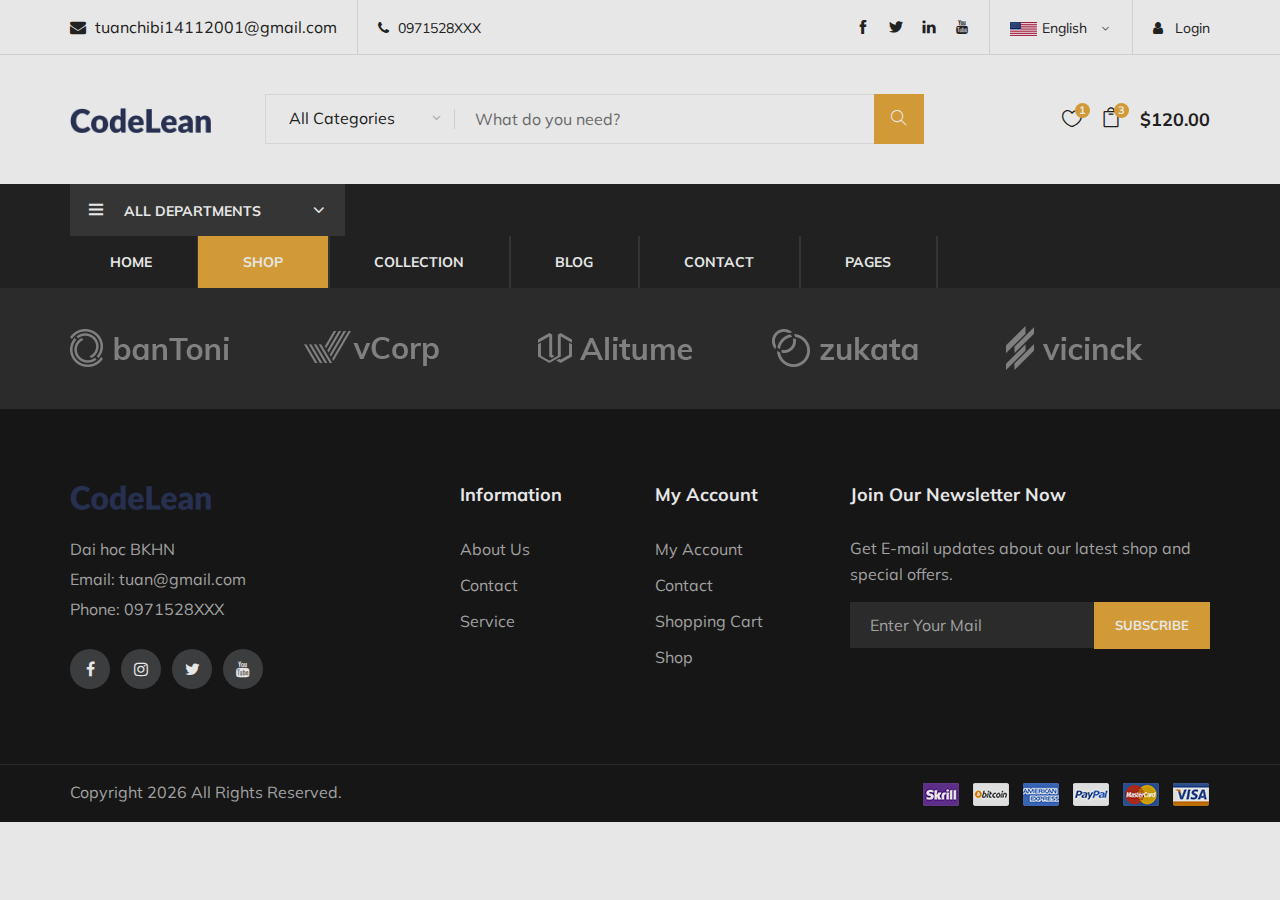
<file: test.html>
<!DOCTYPE html>
<html lang="zxx">

<head>
    <meta charset="UTF-8">
    <meta name="description" content="codelean Template">
    <meta name="keywords" content="codelean, unica, creative, html">
    <meta name="viewport" content="width=device-width, initial-scale=1.0">
    <meta http-equiv="X-UA-Compatible" content="ie=edge">
    <title>CodeLean | Template</title>

    <!-- Google Font -->
    <link href="https://fonts.googleapis.com/css?family=Muli:300,400,500,600,700,800,900&display=swap" rel="stylesheet">

    <!-- Css Styles -->
    <link rel="stylesheet" href="css/bootstrap.min.css" type="text/css">
    <link rel="stylesheet" href="css/font-awesome.min.css" type="text/css">
    <link rel="stylesheet" href="css/themify-icons.css" type="text/css">
    <link rel="stylesheet" href="css/elegant-icons.css" type="text/css">
    <link rel="stylesheet" href="css/owl.carousel.min.css" type="text/css">
    <link rel="stylesheet" href="css/nice-select.css" type="text/css">
    <link rel="stylesheet" href="css/jquery-ui.min.css" type="text/css">
    <link rel="stylesheet" href="css/slicknav.min.css" type="text/css">
    <link rel="stylesheet" href="css/style.css" type="text/css">
</head>

<body>
    <!-- Start coding here -->
    <!-- Page reload effect begin -->
    <div id="preloder">
        <div class="loader"></div>
    </div>

    <!-- Header section begin -->
    <header class="header-section">
        <div class="header-top">
            <div class="container">
                <div class="ht-left">
                    <div class="mail-service">
                        <i class="fa fa-envelope"></i>
                        tuanchibi14112001@gmail.com
                    </div>
                    <div class="phone-service">
                        <i class="fa fa-phone"></i>
                        0971528XXX
                    </div>
                </div>

                <div class="ht-right">
                    <a href="login.html" class="login-panel"><i class="fa fa-user"></i> Login</a>
                    <div class="lan-selector">
                        <select name="countries" id="countries" class="language_drop" style="width:388px;">
                            <option value="yt" data-image="img/flag-1.jpg" data-imagecss="flag yt" data-type="English">
                                English</option>
                        </select>
                    </div>

                    <div class="top-social">
                        <a href="#"><i class="ti-facebook"></i></a>
                        <a href="#"><i class="ti-twitter-alt"></i></a>
                        <a href="#"><i class="ti-linkedin"></i></a>
                        <a href="#"><i class="ti-youtube"></i></a>
                    </div>
                </div>
            </div>
        </div>

        <div class="container">
            <div class="inner-header">
                <div class="row">
                    <div class="col-lg-2 col-md-2">
                        <div class="logo">
                            <a href="index.html">
                                <img src="img/logo.png" height="25" alt="">
                            </a>
                        </div>
                    </div>
                    <div class="col-lg-7 col-md-7">
                        <div class="advanced-search">
                            <button type="button" class="category-btn">All Categories</button>
                            <div class="input-group">
                                <input type="text" placeholder="What do you need?">
                                <button type="button"><i class="ti-search"></i></button>
                            </div>
                        </div>
                    </div>
                    <div class="col-lg-3 col-md-3 text-right">
                        <ul class="nav-right">
                            <li class="heart-icon">
                                <a href="#">
                                    <i class="icon_heart_alt"></i>
                                    <span>1</span>
                                </a>
                            </li>
                            <li class="cart-icon">
                                <a href="#">
                                    <i class="icon_bag_alt"></i>
                                    <span>3</span>
                                </a>
                                <div class="cart-hover">
                                    <div class="select-items">
                                        <table>
                                            <tbody>
                                                <tr>
                                                    <td class="si-pic"><img src="img/select-product-1.jpg" alt=""></td>
                                                    <td class="si-text">
                                                        <div class="product-selected">
                                                            <p>$68.00 x 1</p>
                                                            <h6>Kabino Bedside Table</h6>
                                                        </div>
                                                    </td>
                                                    <td class="si-close">
                                                        <i class="ti-close"></i>
                                                    </td>
                                                </tr>

                                                <tr>
                                                    <td class="si-pic"><img src="img/select-product-1.jpg" alt=""></td>
                                                    <td class="si-text">
                                                        <div class="product-selected">
                                                            <p>$68.00 x 1</p>
                                                            <h6>Kabino Bedside Table</h6>
                                                        </div>
                                                    </td>
                                                    <td class="si-close">
                                                        <i class="ti-close"></i>
                                                    </td>
                                                </tr>

                                                <tr>
                                                    <td class="si-pic"><img src="img/select-product-2.jpg" alt=""></td>
                                                    <td class="si-text">
                                                        <div class="product-selected">
                                                            <p>$68.00 x 1</p>
                                                            <h6>Kabino Bedside Table</h6>
                                                        </div>
                                                    </td>
                                                    <td class="si-close">
                                                        <i class="ti-close"></i>
                                                    </td>
                                                </tr>
                                            </tbody>
                                        </table>
                                    </div>
                                    <div class="select-total">
                                        <span>total:</span>
                                        <h5>$120.00</h5>
                                    </div>
                                    <div class="select-button">
                                        <a href="shopping-cart.html" class="primary-btn view-card">VIEW CARD</a>
                                        <a href="check-out.html" class="primary-btn checkout-btn">CHECK OUT</a>
                                    </div>
                                </div>
                            </li>
                            <li class="cart-price">$120.00</li>
                        </ul>
                    </div>
                </div>
            </div>
        </div>

        <div class="nav-item">
            <div class="container">
                <div class="nav-depart">
                    <div class="depart-btn">
                        <i class="ti-menu"></i>
                        <span>All departments</span>
                        <ul class="depart-hover">
                            <li class="active"><a href="#">Women's Clothing</a></li>
                            <li><a href="#">Men's Clothing</a></li>
                            <li><a href="#">Underwear</a></li>
                            <li><a href="#">Kid's Clothing</a></li>
                        </ul>
                    </div>
                </div>
                <nav class="nav-menu mobile-menu">
                    <ul>
                        <li><a href="index.html">Home</a></li>
                        <li class="active"><a href="shop.html">Shop</a></li>
                        <li><a href="">Collection</a>
                            <ul class="dropdown">
                                <li><a href="">Men's</a></li>
                                <li><a href="">Wommen's</a></li>
                                <li><a href="">Kid's</a></li>
                            </ul>
                        </li>
                        <li><a href="blog.html">Blog</a></li>
                        <li><a href="contact.html">Contact</a></li>
                        <li><a href="#">Pages</a>
                            <ul class="dropdown">
                                <li><a href="blog-details.html">Blog Details</a></li>
                                <li><a href="shopping-cart.html">Shopping Cart</a></li>
                                <li><a href="check-out.html">Checkout</a></li>
                                <li><a href="faq.html">Faq</a></li>
                                <li><a href="register.html">Register</a></li>
                                <li><a href="login.html">Login</a></li>
                            </ul>
                        </li>
                    </ul>
                </nav>
                <div class="mobile-menu-wrap"></div>
            </div>
        </div>
    </header>

    <!-- Header section end -->
    <!-- Code here -->


    <!-- Code here -->
    <!-- Partner Logo Section Begin -->
    <div class="partner-logo">
        <div class="container">
            <div class="logo-carousel owl-carousel">
                <div class="logo-item">
                    <div class="tablecell-inner">
                        <img src="img/logo-carousel/logo-1.png" alt="">
                    </div>
                </div>
                <div class="logo-item">
                    <div class="tablecell-inner">
                        <img src="img/logo-carousel/logo-2.png" alt="">
                    </div>
                </div>
                <div class="logo-item">
                    <div class="tablecell-inner">
                        <img src="img/logo-carousel/logo-3.png" alt="">
                    </div>
                </div>
                <div class="logo-item">
                    <div class="tablecell-inner">
                        <img src="img/logo-carousel/logo-4.png" alt="">
                    </div>
                </div>
                <div class="logo-item">
                    <div class="tablecell-inner">
                        <img src="img/logo-carousel/logo-5.png" alt="">
                    </div>
                </div>
            </div>
        </div>
    </div>

    <!-- Partner Logo Section End -->

    <!-- Footer Section Begin -->

    <footer class="footer-section">
        <div class="container">
            <div class="row">
                <div class="col-lg-3">
                    <div class="footer-left">
                        <div class="footer-logo">
                            <a href="index.html">
                                <img src="img/footer-logo.png" height="25" alt="">
                            </a>
                        </div>
                        <ul>
                            <li>Dai hoc BKHN</li>
                            <li>Email: tuan@gmail.com</li>
                            <li>Phone: 0971528XXX</li>
                        </ul>
                        <div class="footer-social">
                            <a href="#"><i class="fa fa-facebook"></i></a>
                            <a href="#"><i class="fa fa-instagram"></i></a>
                            <a href="#"><i class="fa fa-twitter"></i></a>
                            <a href="#"><i class="fa fa-youtube"></i></a>
                        </div>
                    </div>
                </div>
                <div class="col-lg-2 offset-lg-1">
                    <div class="footer-widget">
                        <h5>Information</h5>
                        <ul>
                            <li><a href="#">About Us</a></li>
                            <li><a href="#">Contact</a></li>
                            <li><a href="#">Service</a></li>
                        </ul>
                    </div>
                </div>
                <div class="col-lg-2">
                    <div class="footer-widget">
                        <h5>My Account</h5>
                        <ul>
                            <li><a href="#">My Account</a></li>
                            <li><a href="#">Contact</a></li>
                            <li><a href="#">Shopping Cart</a></li>
                            <li><a href="#">Shop</a></li>
                        </ul>
                    </div>
                </div>
                <div class="col-lg-4">
                    <div class="newslatter-item">
                        <h5>Join Our Newsletter Now</h5>
                        <p>Get E-mail updates about our latest shop and special offers.</p>
                        <form action="#" class="subscribe-form">
                            <input type="text" placeholder="Enter Your Mail">
                            <button type="button">Subscribe</button>
                        </form>
                    </div>
                </div>
            </div>
        </div>
        <div class="copyright-reserved">
            <div class="container">
                <div class="row">
                    <div class="col-lg-12">
                        <div class="copyright-text">
                            Copyright
                            <script> document.write(new Date().getFullYear());</script> All Rights Reserved.
                        </div>
                        <div class="payment-pic">
                            <img src="img/payment-method.png" alt="">
                        </div>
                    </div>
                </div>
            </div>
        </div>

    </footer>
    <!-- Footer Section End -->

    <!-- Js Plugins -->
    <script src="js/jquery-3.3.1.min.js"></script>
    <script src="js/bootstrap.min.js"></script>
    <script src="js/jquery-ui.min.js"></script>
    <script src="js/jquery.countdown.min.js"></script>
    <script src="js/jquery.nice-select.min.js"></script>
    <script src="js/jquery.zoom.min.js"></script>
    <script src="js/jquery.dd.min.js"></script>
    <script src="js/jquery.slicknav.js"></script>
    <script src="js/owl.carousel.min.js"></script>
    <script src="js/main.js"></script>
</body>

</html>
</file>
<file: css/themify-icons.css>
@font-face {
	font-family: 'themify';
	src:url('../fonts/themify.eot?-fvbane');
	src:url('../fonts/themify.eot?#iefix-fvbane') format('embedded-opentype'),
		url('../fonts/themify.woff?-fvbane') format('woff'),
		url('../fonts/themify.ttf?-fvbane') format('truetype'),
		url('../fonts/themify.svg?-fvbane#themify') format('svg');
	font-weight: normal;
	font-style: normal;
}

[class^="ti-"], [class*=" ti-"] {
	font-family: 'themify';
	speak: none;
	font-style: normal;
	font-weight: normal;
	font-variant: normal;
	text-transform: none;
	line-height: 1;

	/* Better Font Rendering =========== */
	-webkit-font-smoothing: antialiased;
	-moz-osx-font-smoothing: grayscale;
}

.ti-wand:before {
	content: "\e600";
}
.ti-volume:before {
	content: "\e601";
}
.ti-user:before {
	content: "\e602";
}
.ti-unlock:before {
	content: "\e603";
}
.ti-unlink:before {
	content: "\e604";
}
.ti-trash:before {
	content: "\e605";
}
.ti-thought:before {
	content: "\e606";
}
.ti-target:before {
	content: "\e607";
}
.ti-tag:before {
	content: "\e608";
}
.ti-tablet:before {
	content: "\e609";
}
.ti-star:before {
	content: "\e60a";
}
.ti-spray:before {
	content: "\e60b";
}
.ti-signal:before {
	content: "\e60c";
}
.ti-shopping-cart:before {
	content: "\e60d";
}
.ti-shopping-cart-full:before {
	content: "\e60e";
}
.ti-settings:before {
	content: "\e60f";
}
.ti-search:before {
	content: "\e610";
}
.ti-zoom-in:before {
	content: "\e611";
}
.ti-zoom-out:before {
	content: "\e612";
}
.ti-cut:before {
	content: "\e613";
}
.ti-ruler:before {
	content: "\e614";
}
.ti-ruler-pencil:before {
	content: "\e615";
}
.ti-ruler-alt:before {
	content: "\e616";
}
.ti-bookmark:before {
	content: "\e617";
}
.ti-bookmark-alt:before {
	content: "\e618";
}
.ti-reload:before {
	content: "\e619";
}
.ti-plus:before {
	content: "\e61a";
}
.ti-pin:before {
	content: "\e61b";
}
.ti-pencil:before {
	content: "\e61c";
}
.ti-pencil-alt:before {
	content: "\e61d";
}
.ti-paint-roller:before {
	content: "\e61e";
}
.ti-paint-bucket:before {
	content: "\e61f";
}
.ti-na:before {
	content: "\e620";
}
.ti-mobile:before {
	content: "\e621";
}
.ti-minus:before {
	content: "\e622";
}
.ti-medall:before {
	content: "\e623";
}
.ti-medall-alt:before {
	content: "\e624";
}
.ti-marker:before {
	content: "\e625";
}
.ti-marker-alt:before {
	content: "\e626";
}
.ti-arrow-up:before {
	content: "\e627";
}
.ti-arrow-right:before {
	content: "\e628";
}
.ti-arrow-left:before {
	content: "\e629";
}
.ti-arrow-down:before {
	content: "\e62a";
}
.ti-lock:before {
	content: "\e62b";
}
.ti-location-arrow:before {
	content: "\e62c";
}
.ti-link:before {
	content: "\e62d";
}
.ti-layout:before {
	content: "\e62e";
}
.ti-layers:before {
	content: "\e62f";
}
.ti-layers-alt:before {
	content: "\e630";
}
.ti-key:before {
	content: "\e631";
}
.ti-import:before {
	content: "\e632";
}
.ti-image:before {
	content: "\e633";
}
.ti-heart:before {
	content: "\e634";
}
.ti-heart-broken:before {
	content: "\e635";
}
.ti-hand-stop:before {
	content: "\e636";
}
.ti-hand-open:before {
	content: "\e637";
}
.ti-hand-drag:before {
	content: "\e638";
}
.ti-folder:before {
	content: "\e639";
}
.ti-flag:before {
	content: "\e63a";
}
.ti-flag-alt:before {
	content: "\e63b";
}
.ti-flag-alt-2:before {
	content: "\e63c";
}
.ti-eye:before {
	content: "\e63d";
}
.ti-export:before {
	content: "\e63e";
}
.ti-exchange-vertical:before {
	content: "\e63f";
}
.ti-desktop:before {
	content: "\e640";
}
.ti-cup:before {
	content: "\e641";
}
.ti-crown:before {
	content: "\e642";
}
.ti-comments:before {
	content: "\e643";
}
.ti-comment:before {
	content: "\e644";
}
.ti-comment-alt:before {
	content: "\e645";
}
.ti-close:before {
	content: "\e646";
}
.ti-clip:before {
	content: "\e647";
}
.ti-angle-up:before {
	content: "\e648";
}
.ti-angle-right:before {
	content: "\e649";
}
.ti-angle-left:before {
	content: "\e64a";
}
.ti-angle-down:before {
	content: "\e64b";
}
.ti-check:before {
	content: "\e64c";
}
.ti-check-box:before {
	content: "\e64d";
}
.ti-camera:before {
	content: "\e64e";
}
.ti-announcement:before {
	content: "\e64f";
}
.ti-brush:before {
	content: "\e650";
}
.ti-briefcase:before {
	content: "\e651";
}
.ti-bolt:before {
	content: "\e652";
}
.ti-bolt-alt:before {
	content: "\e653";
}
.ti-blackboard:before {
	content: "\e654";
}
.ti-bag:before {
	content: "\e655";
}
.ti-move:before {
	content: "\e656";
}
.ti-arrows-vertical:before {
	content: "\e657";
}
.ti-arrows-horizontal:before {
	content: "\e658";
}
.ti-fullscreen:before {
	content: "\e659";
}
.ti-arrow-top-right:before {
	content: "\e65a";
}
.ti-arrow-top-left:before {
	content: "\e65b";
}
.ti-arrow-circle-up:before {
	content: "\e65c";
}
.ti-arrow-circle-right:before {
	content: "\e65d";
}
.ti-arrow-circle-left:before {
	content: "\e65e";
}
.ti-arrow-circle-down:before {
	content: "\e65f";
}
.ti-angle-double-up:before {
	content: "\e660";
}
.ti-angle-double-right:before {
	content: "\e661";
}
.ti-angle-double-left:before {
	content: "\e662";
}
.ti-angle-double-down:before {
	content: "\e663";
}
.ti-zip:before {
	content: "\e664";
}
.ti-world:before {
	content: "\e665";
}
.ti-wheelchair:before {
	content: "\e666";
}
.ti-view-list:before {
	content: "\e667";
}
.ti-view-list-alt:before {
	content: "\e668";
}
.ti-view-grid:before {
	content: "\e669";
}
.ti-uppercase:before {
	content: "\e66a";
}
.ti-upload:before {
	content: "\e66b";
}
.ti-underline:before {
	content: "\e66c";
}
.ti-truck:before {
	content: "\e66d";
}
.ti-timer:before {
	content: "\e66e";
}
.ti-ticket:before {
	content: "\e66f";
}
.ti-thumb-up:before {
	content: "\e670";
}
.ti-thumb-down:before {
	content: "\e671";
}
.ti-text:before {
	content: "\e672";
}
.ti-stats-up:before {
	content: "\e673";
}
.ti-stats-down:before {
	content: "\e674";
}
.ti-split-v:before {
	content: "\e675";
}
.ti-split-h:before {
	content: "\e676";
}
.ti-smallcap:before {
	content: "\e677";
}
.ti-shine:before {
	content: "\e678";
}
.ti-shift-right:before {
	content: "\e679";
}
.ti-shift-left:before {
	content: "\e67a";
}
.ti-shield:before {
	content: "\e67b";
}
.ti-notepad:before {
	content: "\e67c";
}
.ti-server:before {
	content: "\e67d";
}
.ti-quote-right:before {
	content: "\e67e";
}
.ti-quote-left:before {
	content: "\e67f";
}
.ti-pulse:before {
	content: "\e680";
}
.ti-printer:before {
	content: "\e681";
}
.ti-power-off:before {
	content: "\e682";
}
.ti-plug:before {
	content: "\e683";
}
.ti-pie-chart:before {
	content: "\e684";
}
.ti-paragraph:before {
	content: "\e685";
}
.ti-panel:before {
	content: "\e686";
}
.ti-package:before {
	content: "\e687";
}
.ti-music:before {
	content: "\e688";
}
.ti-music-alt:before {
	content: "\e689";
}
.ti-mouse:before {
	content: "\e68a";
}
.ti-mouse-alt:before {
	content: "\e68b";
}
.ti-money:before {
	content: "\e68c";
}
.ti-microphone:before {
	content: "\e68d";
}
.ti-menu:before {
	content: "\e68e";
}
.ti-menu-alt:before {
	content: "\e68f";
}
.ti-map:before {
	content: "\e690";
}
.ti-map-alt:before {
	content: "\e691";
}
.ti-loop:before {
	content: "\e692";
}
.ti-location-pin:before {
	content: "\e693";
}
.ti-list:before {
	content: "\e694";
}
.ti-light-bulb:before {
	content: "\e695";
}
.ti-Italic:before {
	content: "\e696";
}
.ti-info:before {
	content: "\e697";
}
.ti-infinite:before {
	content: "\e698";
}
.ti-id-badge:before {
	content: "\e699";
}
.ti-hummer:before {
	content: "\e69a";
}
.ti-home:before {
	content: "\e69b";
}
.ti-help:before {
	content: "\e69c";
}
.ti-headphone:before {
	content: "\e69d";
}
.ti-harddrives:before {
	content: "\e69e";
}
.ti-harddrive:before {
	content: "\e69f";
}
.ti-gift:before {
	content: "\e6a0";
}
.ti-game:before {
	content: "\e6a1";
}
.ti-filter:before {
	content: "\e6a2";
}
.ti-files:before {
	content: "\e6a3";
}
.ti-file:before {
	content: "\e6a4";
}
.ti-eraser:before {
	content: "\e6a5";
}
.ti-envelope:before {
	content: "\e6a6";
}
.ti-download:before {
	content: "\e6a7";
}
.ti-direction:before {
	content: "\e6a8";
}
.ti-direction-alt:before {
	content: "\e6a9";
}
.ti-dashboard:before {
	content: "\e6aa";
}
.ti-control-stop:before {
	content: "\e6ab";
}
.ti-control-shuffle:before {
	content: "\e6ac";
}
.ti-control-play:before {
	content: "\e6ad";
}
.ti-control-pause:before {
	content: "\e6ae";
}
.ti-control-forward:before {
	content: "\e6af";
}
.ti-control-backward:before {
	content: "\e6b0";
}
.ti-cloud:before {
	content: "\e6b1";
}
.ti-cloud-up:before {
	content: "\e6b2";
}
.ti-cloud-down:before {
	content: "\e6b3";
}
.ti-clipboard:before {
	content: "\e6b4";
}
.ti-car:before {
	content: "\e6b5";
}
.ti-calendar:before {
	content: "\e6b6";
}
.ti-book:before {
	content: "\e6b7";
}
.ti-bell:before {
	content: "\e6b8";
}
.ti-basketball:before {
	content: "\e6b9";
}
.ti-bar-chart:before {
	content: "\e6ba";
}
.ti-bar-chart-alt:before {
	content: "\e6bb";
}
.ti-back-right:before {
	content: "\e6bc";
}
.ti-back-left:before {
	content: "\e6bd";
}
.ti-arrows-corner:before {
	content: "\e6be";
}
.ti-archive:before {
	content: "\e6bf";
}
.ti-anchor:before {
	content: "\e6c0";
}
.ti-align-right:before {
	content: "\e6c1";
}
.ti-align-left:before {
	content: "\e6c2";
}
.ti-align-justify:before {
	content: "\e6c3";
}
.ti-align-center:before {
	content: "\e6c4";
}
.ti-alert:before {
	content: "\e6c5";
}
.ti-alarm-clock:before {
	content: "\e6c6";
}
.ti-agenda:before {
	content: "\e6c7";
}
.ti-write:before {
	content: "\e6c8";
}
.ti-window:before {
	content: "\e6c9";
}
.ti-widgetized:before {
	content: "\e6ca";
}
.ti-widget:before {
	content: "\e6cb";
}
.ti-widget-alt:before {
	content: "\e6cc";
}
.ti-wallet:before {
	content: "\e6cd";
}
.ti-video-clapper:before {
	content: "\e6ce";
}
.ti-video-camera:before {
	content: "\e6cf";
}
.ti-vector:before {
	content: "\e6d0";
}
.ti-themify-logo:before {
	content: "\e6d1";
}
.ti-themify-favicon:before {
	content: "\e6d2";
}
.ti-themify-favicon-alt:before {
	content: "\e6d3";
}
.ti-support:before {
	content: "\e6d4";
}
.ti-stamp:before {
	content: "\e6d5";
}
.ti-split-v-alt:before {
	content: "\e6d6";
}
.ti-slice:before {
	content: "\e6d7";
}
.ti-shortcode:before {
	content: "\e6d8";
}
.ti-shift-right-alt:before {
	content: "\e6d9";
}
.ti-shift-left-alt:before {
	content: "\e6da";
}
.ti-ruler-alt-2:before {
	content: "\e6db";
}
.ti-receipt:before {
	content: "\e6dc";
}
.ti-pin2:before {
	content: "\e6dd";
}
.ti-pin-alt:before {
	content: "\e6de";
}
.ti-pencil-alt2:before {
	content: "\e6df";
}
.ti-palette:before {
	content: "\e6e0";
}
.ti-more:before {
	content: "\e6e1";
}
.ti-more-alt:before {
	content: "\e6e2";
}
.ti-microphone-alt:before {
	content: "\e6e3";
}
.ti-magnet:before {
	content: "\e6e4";
}
.ti-line-double:before {
	content: "\e6e5";
}
.ti-line-dotted:before {
	content: "\e6e6";
}
.ti-line-dashed:before {
	content: "\e6e7";
}
.ti-layout-width-full:before {
	content: "\e6e8";
}
.ti-layout-width-default:before {
	content: "\e6e9";
}
.ti-layout-width-default-alt:before {
	content: "\e6ea";
}
.ti-layout-tab:before {
	content: "\e6eb";
}
.ti-layout-tab-window:before {
	content: "\e6ec";
}
.ti-layout-tab-v:before {
	content: "\e6ed";
}
.ti-layout-tab-min:before {
	content: "\e6ee";
}
.ti-layout-slider:before {
	content: "\e6ef";
}
.ti-layout-slider-alt:before {
	content: "\e6f0";
}
.ti-layout-sidebar-right:before {
	content: "\e6f1";
}
.ti-layout-sidebar-none:before {
	content: "\e6f2";
}
.ti-layout-sidebar-left:before {
	content: "\e6f3";
}
.ti-layout-placeholder:before {
	content: "\e6f4";
}
.ti-layout-menu:before {
	content: "\e6f5";
}
.ti-layout-menu-v:before {
	content: "\e6f6";
}
.ti-layout-menu-separated:before {
	content: "\e6f7";
}
.ti-layout-menu-full:before {
	content: "\e6f8";
}
.ti-layout-media-right-alt:before {
	content: "\e6f9";
}
.ti-layout-media-right:before {
	content: "\e6fa";
}
.ti-layout-media-overlay:before {
	content: "\e6fb";
}
.ti-layout-media-overlay-alt:before {
	content: "\e6fc";
}
.ti-layout-media-overlay-alt-2:before {
	content: "\e6fd";
}
.ti-layout-media-left-alt:before {
	content: "\e6fe";
}
.ti-layout-media-left:before {
	content: "\e6ff";
}
.ti-layout-media-center-alt:before {
	content: "\e700";
}
.ti-layout-media-center:before {
	content: "\e701";
}
.ti-layout-list-thumb:before {
	content: "\e702";
}
.ti-layout-list-thumb-alt:before {
	content: "\e703";
}
.ti-layout-list-post:before {
	content: "\e704";
}
.ti-layout-list-large-image:before {
	content: "\e705";
}
.ti-layout-line-solid:before {
	content: "\e706";
}
.ti-layout-grid4:before {
	content: "\e707";
}
.ti-layout-grid3:before {
	content: "\e708";
}
.ti-layout-grid2:before {
	content: "\e709";
}
.ti-layout-grid2-thumb:before {
	content: "\e70a";
}
.ti-layout-cta-right:before {
	content: "\e70b";
}
.ti-layout-cta-left:before {
	content: "\e70c";
}
.ti-layout-cta-center:before {
	content: "\e70d";
}
.ti-layout-cta-btn-right:before {
	content: "\e70e";
}
.ti-layout-cta-btn-left:before {
	content: "\e70f";
}
.ti-layout-column4:before {
	content: "\e710";
}
.ti-layout-column3:before {
	content: "\e711";
}
.ti-layout-column2:before {
	content: "\e712";
}
.ti-layout-accordion-separated:before {
	content: "\e713";
}
.ti-layout-accordion-merged:before {
	content: "\e714";
}
.ti-layout-accordion-list:before {
	content: "\e715";
}
.ti-ink-pen:before {
	content: "\e716";
}
.ti-info-alt:before {
	content: "\e717";
}
.ti-help-alt:before {
	content: "\e718";
}
.ti-headphone-alt:before {
	content: "\e719";
}
.ti-hand-point-up:before {
	content: "\e71a";
}
.ti-hand-point-right:before {
	content: "\e71b";
}
.ti-hand-point-left:before {
	content: "\e71c";
}
.ti-hand-point-down:before {
	content: "\e71d";
}
.ti-gallery:before {
	content: "\e71e";
}
.ti-face-smile:before {
	content: "\e71f";
}
.ti-face-sad:before {
	content: "\e720";
}
.ti-credit-card:before {
	content: "\e721";
}
.ti-control-skip-forward:before {
	content: "\e722";
}
.ti-control-skip-backward:before {
	content: "\e723";
}
.ti-control-record:before {
	content: "\e724";
}
.ti-control-eject:before {
	content: "\e725";
}
.ti-comments-smiley:before {
	content: "\e726";
}
.ti-brush-alt:before {
	content: "\e727";
}
.ti-youtube:before {
	content: "\e728";
}
.ti-vimeo:before {
	content: "\e729";
}
.ti-twitter:before {
	content: "\e72a";
}
.ti-time:before {
	content: "\e72b";
}
.ti-tumblr:before {
	content: "\e72c";
}
.ti-skype:before {
	content: "\e72d";
}
.ti-share:before {
	content: "\e72e";
}
.ti-share-alt:before {
	content: "\e72f";
}
.ti-rocket:before {
	content: "\e730";
}
.ti-pinterest:before {
	content: "\e731";
}
.ti-new-window:before {
	content: "\e732";
}
.ti-microsoft:before {
	content: "\e733";
}
.ti-list-ol:before {
	content: "\e734";
}
.ti-linkedin:before {
	content: "\e735";
}
.ti-layout-sidebar-2:before {
	content: "\e736";
}
.ti-layout-grid4-alt:before {
	content: "\e737";
}
.ti-layout-grid3-alt:before {
	content: "\e738";
}
.ti-layout-grid2-alt:before {
	content: "\e739";
}
.ti-layout-column4-alt:before {
	content: "\e73a";
}
.ti-layout-column3-alt:before {
	content: "\e73b";
}
.ti-layout-column2-alt:before {
	content: "\e73c";
}
.ti-instagram:before {
	content: "\e73d";
}
.ti-google:before {
	content: "\e73e";
}
.ti-github:before {
	content: "\e73f";
}
.ti-flickr:before {
	content: "\e740";
}
.ti-facebook:before {
	content: "\e741";
}
.ti-dropbox:before {
	content: "\e742";
}
.ti-dribbble:before {
	content: "\e743";
}
.ti-apple:before {
	content: "\e744";
}
.ti-android:before {
	content: "\e745";
}
.ti-save:before {
	content: "\e746";
}
.ti-save-alt:before {
	content: "\e747";
}
.ti-yahoo:before {
	content: "\e748";
}
.ti-wordpress:before {
	content: "\e749";
}
.ti-vimeo-alt:before {
	content: "\e74a";
}
.ti-twitter-alt:before {
	content: "\e74b";
}
.ti-tumblr-alt:before {
	content: "\e74c";
}
.ti-trello:before {
	content: "\e74d";
}
.ti-stack-overflow:before {
	content: "\e74e";
}
.ti-soundcloud:before {
	content: "\e74f";
}
.ti-sharethis:before {
	content: "\e750";
}
.ti-sharethis-alt:before {
	content: "\e751";
}
.ti-reddit:before {
	content: "\e752";
}
.ti-pinterest-alt:before {
	content: "\e753";
}
.ti-microsoft-alt:before {
	content: "\e754";
}
.ti-linux:before {
	content: "\e755";
}
.ti-jsfiddle:before {
	content: "\e756";
}
.ti-joomla:before {
	content: "\e757";
}
.ti-html5:before {
	content: "\e758";
}
.ti-flickr-alt:before {
	content: "\e759";
}
.ti-email:before {
	content: "\e75a";
}
.ti-drupal:before {
	content: "\e75b";
}
.ti-dropbox-alt:before {
	content: "\e75c";
}
.ti-css3:before {
	content: "\e75d";
}
.ti-rss:before {
	content: "\e75e";
}
.ti-rss-alt:before {
	content: "\e75f";
}
</file>
<file: css/elegant-icons.css>
@font-face {
	font-family: 'ElegantIcons';
	src:url('../fonts/ElegantIcons.eot');
	src:url('../fonts/ElegantIcons.eot?#iefix') format('embedded-opentype'),
		url('../fonts/ElegantIcons.woff') format('woff'),
		url('../fonts/ElegantIcons.ttf') format('truetype'),
		url('../fonts/ElegantIcons.svg#ElegantIcons') format('svg');
	font-weight: normal;
	font-style: normal;
}

/* Use the following CSS code if you want to use data attributes for inserting your icons */
[data-icon]:before {
	font-family: 'ElegantIcons';
	content: attr(data-icon);
	speak: none;
	font-weight: normal;
	font-variant: normal;
	text-transform: none;
	line-height: 1;
	-webkit-font-smoothing: antialiased;
	-moz-osx-font-smoothing: grayscale;
}

/* Use the following CSS code if you want to have a class per icon */
/*
Instead of a list of all class selectors,
you can use the generic selector below, but it's slower:
[class*="your-class-prefix"] {
*/
.arrow_up, .arrow_down, .arrow_left, .arrow_right, .arrow_left-up, .arrow_right-up, .arrow_right-down, .arrow_left-down, .arrow-up-down, .arrow_up-down_alt, .arrow_left-right_alt, .arrow_left-right, .arrow_expand_alt2, .arrow_expand_alt, .arrow_condense, .arrow_expand, .arrow_move, .arrow_carrot-up, .arrow_carrot-down, .arrow_carrot-left, .arrow_carrot-right, .arrow_carrot-2up, .arrow_carrot-2down, .arrow_carrot-2left, .arrow_carrot-2right, .arrow_carrot-up_alt2, .arrow_carrot-down_alt2, .arrow_carrot-left_alt2, .arrow_carrot-right_alt2, .arrow_carrot-2up_alt2, .arrow_carrot-2down_alt2, .arrow_carrot-2left_alt2, .arrow_carrot-2right_alt2, .arrow_triangle-up, .arrow_triangle-down, .arrow_triangle-left, .arrow_triangle-right, .arrow_triangle-up_alt2, .arrow_triangle-down_alt2, .arrow_triangle-left_alt2, .arrow_triangle-right_alt2, .arrow_back, .icon_minus-06, .icon_plus, .icon_close, .icon_check, .icon_minus_alt2, .icon_plus_alt2, .icon_close_alt2, .icon_check_alt2, .icon_zoom-out_alt, .icon_zoom-in_alt, .icon_search, .icon_box-empty, .icon_box-selected, .icon_minus-box, .icon_plus-box, .icon_box-checked, .icon_circle-empty, .icon_circle-slelected, .icon_stop_alt2, .icon_stop, .icon_pause_alt2, .icon_pause, .icon_menu, .icon_menu-square_alt2, .icon_menu-circle_alt2, .icon_ul, .icon_ol, .icon_adjust-horiz, .icon_adjust-vert, .icon_document_alt, .icon_documents_alt, .icon_pencil, .icon_pencil-edit_alt, .icon_pencil-edit, .icon_folder-alt, .icon_folder-open_alt, .icon_folder-add_alt, .icon_info_alt, .icon_error-oct_alt, .icon_error-circle_alt, .icon_error-triangle_alt, .icon_question_alt2, .icon_question, .icon_comment_alt, .icon_chat_alt, .icon_vol-mute_alt, .icon_volume-low_alt, .icon_volume-high_alt, .icon_quotations, .icon_quotations_alt2, .icon_clock_alt, .icon_lock_alt, .icon_lock-open_alt, .icon_key_alt, .icon_cloud_alt, .icon_cloud-upload_alt, .icon_cloud-download_alt, .icon_image, .icon_images, .icon_lightbulb_alt, .icon_gift_alt, .icon_house_alt, .icon_genius, .icon_mobile, .icon_tablet, .icon_laptop, .icon_desktop, .icon_camera_alt, .icon_mail_alt, .icon_cone_alt, .icon_ribbon_alt, .icon_bag_alt, .icon_creditcard, .icon_cart_alt, .icon_paperclip, .icon_tag_alt, .icon_tags_alt, .icon_trash_alt, .icon_cursor_alt, .icon_mic_alt, .icon_compass_alt, .icon_pin_alt, .icon_pushpin_alt, .icon_map_alt, .icon_drawer_alt, .icon_toolbox_alt, .icon_book_alt, .icon_calendar, .icon_film, .icon_table, .icon_contacts_alt, .icon_headphones, .icon_lifesaver, .icon_piechart, .icon_refresh, .icon_link_alt, .icon_link, .icon_loading, .icon_blocked, .icon_archive_alt, .icon_heart_alt, .icon_star_alt, .icon_star-half_alt, .icon_star, .icon_star-half, .icon_tools, .icon_tool, .icon_cog, .icon_cogs, .arrow_up_alt, .arrow_down_alt, .arrow_left_alt, .arrow_right_alt, .arrow_left-up_alt, .arrow_right-up_alt, .arrow_right-down_alt, .arrow_left-down_alt, .arrow_condense_alt, .arrow_expand_alt3, .arrow_carrot_up_alt, .arrow_carrot-down_alt, .arrow_carrot-left_alt, .arrow_carrot-right_alt, .arrow_carrot-2up_alt, .arrow_carrot-2dwnn_alt, .arrow_carrot-2left_alt, .arrow_carrot-2right_alt, .arrow_triangle-up_alt, .arrow_triangle-down_alt, .arrow_triangle-left_alt, .arrow_triangle-right_alt, .icon_minus_alt, .icon_plus_alt, .icon_close_alt, .icon_check_alt, .icon_zoom-out, .icon_zoom-in, .icon_stop_alt, .icon_menu-square_alt, .icon_menu-circle_alt, .icon_document, .icon_documents, .icon_pencil_alt, .icon_folder, .icon_folder-open, .icon_folder-add, .icon_folder_upload, .icon_folder_download, .icon_info, .icon_error-circle, .icon_error-oct, .icon_error-triangle, .icon_question_alt, .icon_comment, .icon_chat, .icon_vol-mute, .icon_volume-low, .icon_volume-high, .icon_quotations_alt, .icon_clock, .icon_lock, .icon_lock-open, .icon_key, .icon_cloud, .icon_cloud-upload, .icon_cloud-download, .icon_lightbulb, .icon_gift, .icon_house, .icon_camera, .icon_mail, .icon_cone, .icon_ribbon, .icon_bag, .icon_cart, .icon_tag, .icon_tags, .icon_trash, .icon_cursor, .icon_mic, .icon_compass, .icon_pin, .icon_pushpin, .icon_map, .icon_drawer, .icon_toolbox, .icon_book, .icon_contacts, .icon_archive, .icon_heart, .icon_profile, .icon_group, .icon_grid-2x2, .icon_grid-3x3, .icon_music, .icon_pause_alt, .icon_phone, .icon_upload, .icon_download, .social_facebook, .social_twitter, .social_pinterest, .social_googleplus, .social_tumblr, .social_tumbleupon, .social_wordpress, .social_instagram, .social_dribbble, .social_vimeo, .social_linkedin, .social_rss, .social_deviantart, .social_share, .social_myspace, .social_skype, .social_youtube, .social_picassa, .social_googledrive, .social_flickr, .social_blogger, .social_spotify, .social_delicious, .social_facebook_circle, .social_twitter_circle, .social_pinterest_circle, .social_googleplus_circle, .social_tumblr_circle, .social_stumbleupon_circle, .social_wordpress_circle, .social_instagram_circle, .social_dribbble_circle, .social_vimeo_circle, .social_linkedin_circle, .social_rss_circle, .social_deviantart_circle, .social_share_circle, .social_myspace_circle, .social_skype_circle, .social_youtube_circle, .social_picassa_circle, .social_googledrive_alt2, .social_flickr_circle, .social_blogger_circle, .social_spotify_circle, .social_delicious_circle, .social_facebook_square, .social_twitter_square, .social_pinterest_square, .social_googleplus_square, .social_tumblr_square, .social_stumbleupon_square, .social_wordpress_square, .social_instagram_square, .social_dribbble_square, .social_vimeo_square, .social_linkedin_square, .social_rss_square, .social_deviantart_square, .social_share_square, .social_myspace_square, .social_skype_square, .social_youtube_square, .social_picassa_square, .social_googledrive_square, .social_flickr_square, .social_blogger_square, .social_spotify_square, .social_delicious_square, .icon_printer, .icon_calulator, .icon_building, .icon_floppy, .icon_drive, .icon_search-2, .icon_id, .icon_id-2, .icon_puzzle, .icon_like, .icon_dislike, .icon_mug, .icon_currency, .icon_wallet, .icon_pens, .icon_easel, .icon_flowchart, .icon_datareport, .icon_briefcase, .icon_shield, .icon_percent, .icon_globe, .icon_globe-2, .icon_target, .icon_hourglass, .icon_balance, .icon_rook, .icon_printer-alt, .icon_calculator_alt, .icon_building_alt, .icon_floppy_alt, .icon_drive_alt, .icon_search_alt, .icon_id_alt, .icon_id-2_alt, .icon_puzzle_alt, .icon_like_alt, .icon_dislike_alt, .icon_mug_alt, .icon_currency_alt, .icon_wallet_alt, .icon_pens_alt, .icon_easel_alt, .icon_flowchart_alt, .icon_datareport_alt, .icon_briefcase_alt, .icon_shield_alt, .icon_percent_alt, .icon_globe_alt, .icon_clipboard {
	font-family: 'ElegantIcons';
	speak: none;
	font-style: normal;
	font-weight: normal;
	font-variant: normal;
	text-transform: none;
	line-height: 1;
	-webkit-font-smoothing: antialiased;
}
.arrow_up:before {
	content: "\21";
}
.arrow_down:before {
	content: "\22";
}
.arrow_left:before {
	content: "\23";
}
.arrow_right:before {
	content: "\24";
}
.arrow_left-up:before {
	content: "\25";
}
.arrow_right-up:before {
	content: "\26";
}
.arrow_right-down:before {
	content: "\27";
}
.arrow_left-down:before {
	content: "\28";
}
.arrow-up-down:before {
	content: "\29";
}
.arrow_up-down_alt:before {
	content: "\2a";
}
.arrow_left-right_alt:before {
	content: "\2b";
}
.arrow_left-right:before {
	content: "\2c";
}
.arrow_expand_alt2:before {
	content: "\2d";
}
.arrow_expand_alt:before {
	content: "\2e";
}
.arrow_condense:before {
	content: "\2f";
}
.arrow_expand:before {
	content: "\30";
}
.arrow_move:before {
	content: "\31";
}
.arrow_carrot-up:before {
	content: "\32";
}
.arrow_carrot-down:before {
	content: "\33";
}
.arrow_carrot-left:before {
	content: "\34";
}
.arrow_carrot-right:before {
	content: "\35";
}
.arrow_carrot-2up:before {
	content: "\36";
}
.arrow_carrot-2down:before {
	content: "\37";
}
.arrow_carrot-2left:before {
	content: "\38";
}
.arrow_carrot-2right:before {
	content: "\39";
}
.arrow_carrot-up_alt2:before {
	content: "\3a";
}
.arrow_carrot-down_alt2:before {
	content: "\3b";
}
.arrow_carrot-left_alt2:before {
	content: "\3c";
}
.arrow_carrot-right_alt2:before {
	content: "\3d";
}
.arrow_carrot-2up_alt2:before {
	content: "\3e";
}
.arrow_carrot-2down_alt2:before {
	content: "\3f";
}
.arrow_carrot-2left_alt2:before {
	content: "\40";
}
.arrow_carrot-2right_alt2:before {
	content: "\41";
}
.arrow_triangle-up:before {
	content: "\42";
}
.arrow_triangle-down:before {
	content: "\43";
}
.arrow_triangle-left:before {
	content: "\44";
}
.arrow_triangle-right:before {
	content: "\45";
}
.arrow_triangle-up_alt2:before {
	content: "\46";
}
.arrow_triangle-down_alt2:before {
	content: "\47";
}
.arrow_triangle-left_alt2:before {
	content: "\48";
}
.arrow_triangle-right_alt2:before {
	content: "\49";
}
.arrow_back:before {
	content: "\4a";
}
.icon_minus-06:before {
	content: "\4b";
}
.icon_plus:before {
	content: "\4c";
}
.icon_close:before {
	content: "\4d";
}
.icon_check:before {
	content: "\4e";
}
.icon_minus_alt2:before {
	content: "\4f";
}
.icon_plus_alt2:before {
	content: "\50";
}
.icon_close_alt2:before {
	content: "\51";
}
.icon_check_alt2:before {
	content: "\52";
}
.icon_zoom-out_alt:before {
	content: "\53";
}
.icon_zoom-in_alt:before {
	content: "\54";
}
.icon_search:before {
	content: "\55";
}
.icon_box-empty:before {
	content: "\56";
}
.icon_box-selected:before {
	content: "\57";
}
.icon_minus-box:before {
	content: "\58";
}
.icon_plus-box:before {
	content: "\59";
}
.icon_box-checked:before {
	content: "\5a";
}
.icon_circle-empty:before {
	content: "\5b";
}
.icon_circle-slelected:before {
	content: "\5c";
}
.icon_stop_alt2:before {
	content: "\5d";
}
.icon_stop:before {
	content: "\5e";
}
.icon_pause_alt2:before {
	content: "\5f";
}
.icon_pause:before {
	content: "\60";
}
.icon_menu:before {
	content: "\61";
}
.icon_menu-square_alt2:before {
	content: "\62";
}
.icon_menu-circle_alt2:before {
	content: "\63";
}
.icon_ul:before {
	content: "\64";
}
.icon_ol:before {
	content: "\65";
}
.icon_adjust-horiz:before {
	content: "\66";
}
.icon_adjust-vert:before {
	content: "\67";
}
.icon_document_alt:before {
	content: "\68";
}
.icon_documents_alt:before {
	content: "\69";
}
.icon_pencil:before {
	content: "\6a";
}
.icon_pencil-edit_alt:before {
	content: "\6b";
}
.icon_pencil-edit:before {
	content: "\6c";
}
.icon_folder-alt:before {
	content: "\6d";
}
.icon_folder-open_alt:before {
	content: "\6e";
}
.icon_folder-add_alt:before {
	content: "\6f";
}
.icon_info_alt:before {
	content: "\70";
}
.icon_error-oct_alt:before {
	content: "\71";
}
.icon_error-circle_alt:before {
	content: "\72";
}
.icon_error-triangle_alt:before {
	content: "\73";
}
.icon_question_alt2:before {
	content: "\74";
}
.icon_question:before {
	content: "\75";
}
.icon_comment_alt:before {
	content: "\76";
}
.icon_chat_alt:before {
	content: "\77";
}
.icon_vol-mute_alt:before {
	content: "\78";
}
.icon_volume-low_alt:before {
	content: "\79";
}
.icon_volume-high_alt:before {
	content: "\7a";
}
.icon_quotations:before {
	content: "\7b";
}
.icon_quotations_alt2:before {
	content: "\7c";
}
.icon_clock_alt:before {
	content: "\7d";
}
.icon_lock_alt:before {
	content: "\7e";
}
.icon_lock-open_alt:before {
	content: "\e000";
}
.icon_key_alt:before {
	content: "\e001";
}
.icon_cloud_alt:before {
	content: "\e002";
}
.icon_cloud-upload_alt:before {
	content: "\e003";
}
.icon_cloud-download_alt:before {
	content: "\e004";
}
.icon_image:before {
	content: "\e005";
}
.icon_images:before {
	content: "\e006";
}
.icon_lightbulb_alt:before {
	content: "\e007";
}
.icon_gift_alt:before {
	content: "\e008";
}
.icon_house_alt:before {
	content: "\e009";
}
.icon_genius:before {
	content: "\e00a";
}
.icon_mobile:before {
	content: "\e00b";
}
.icon_tablet:before {
	content: "\e00c";
}
.icon_laptop:before {
	content: "\e00d";
}
.icon_desktop:before {
	content: "\e00e";
}
.icon_camera_alt:before {
	content: "\e00f";
}
.icon_mail_alt:before {
	content: "\e010";
}
.icon_cone_alt:before {
	content: "\e011";
}
.icon_ribbon_alt:before {
	content: "\e012";
}
.icon_bag_alt:before {
	content: "\e013";
}
.icon_creditcard:before {
	content: "\e014";
}
.icon_cart_alt:before {
	content: "\e015";
}
.icon_paperclip:before {
	content: "\e016";
}
.icon_tag_alt:before {
	content: "\e017";
}
.icon_tags_alt:before {
	content: "\e018";
}
.icon_trash_alt:before {
	content: "\e019";
}
.icon_cursor_alt:before {
	content: "\e01a";
}
.icon_mic_alt:before {
	content: "\e01b";
}
.icon_compass_alt:before {
	content: "\e01c";
}
.icon_pin_alt:before {
	content: "\e01d";
}
.icon_pushpin_alt:before {
	content: "\e01e";
}
.icon_map_alt:before {
	content: "\e01f";
}
.icon_drawer_alt:before {
	content: "\e020";
}
.icon_toolbox_alt:before {
	content: "\e021";
}
.icon_book_alt:before {
	content: "\e022";
}
.icon_calendar:before {
	content: "\e023";
}
.icon_film:before {
	content: "\e024";
}
.icon_table:before {
	content: "\e025";
}
.icon_contacts_alt:before {
	content: "\e026";
}
.icon_headphones:before {
	content: "\e027";
}
.icon_lifesaver:before {
	content: "\e028";
}
.icon_piechart:before {
	content: "\e029";
}
.icon_refresh:before {
	content: "\e02a";
}
.icon_link_alt:before {
	content: "\e02b";
}
.icon_link:before {
	content: "\e02c";
}
.icon_loading:before {
	content: "\e02d";
}
.icon_blocked:before {
	content: "\e02e";
}
.icon_archive_alt:before {
	content: "\e02f";
}
.icon_heart_alt:before {
	content: "\e030";
}
.icon_star_alt:before {
	content: "\e031";
}
.icon_star-half_alt:before {
	content: "\e032";
}
.icon_star:before {
	content: "\e033";
}
.icon_star-half:before {
	content: "\e034";
}
.icon_tools:before {
	content: "\e035";
}
.icon_tool:before {
	content: "\e036";
}
.icon_cog:before {
	content: "\e037";
}
.icon_cogs:before {
	content: "\e038";
}
.arrow_up_alt:before {
	content: "\e039";
}
.arrow_down_alt:before {
	content: "\e03a";
}
.arrow_left_alt:before {
	content: "\e03b";
}
.arrow_right_alt:before {
	content: "\e03c";
}
.arrow_left-up_alt:before {
	content: "\e03d";
}
.arrow_right-up_alt:before {
	content: "\e03e";
}
.arrow_right-down_alt:before {
	content: "\e03f";
}
.arrow_left-down_alt:before {
	content: "\e040";
}
.arrow_condense_alt:before {
	content: "\e041";
}
.arrow_expand_alt3:before {
	content: "\e042";
}
.arrow_carrot_up_alt:before {
	content: "\e043";
}
.arrow_carrot-down_alt:before {
	content: "\e044";
}
.arrow_carrot-left_alt:before {
	content: "\e045";
}
.arrow_carrot-right_alt:before {
	content: "\e046";
}
.arrow_carrot-2up_alt:before {
	content: "\e047";
}
.arrow_carrot-2dwnn_alt:before {
	content: "\e048";
}
.arrow_carrot-2left_alt:before {
	content: "\e049";
}
.arrow_carrot-2right_alt:before {
	content: "\e04a";
}
.arrow_triangle-up_alt:before {
	content: "\e04b";
}
.arrow_triangle-down_alt:before {
	content: "\e04c";
}
.arrow_triangle-left_alt:before {
	content: "\e04d";
}
.arrow_triangle-right_alt:before {
	content: "\e04e";
}
.icon_minus_alt:before {
	content: "\e04f";
}
.icon_plus_alt:before {
	content: "\e050";
}
.icon_close_alt:before {
	content: "\e051";
}
.icon_check_alt:before {
	content: "\e052";
}
.icon_zoom-out:before {
	content: "\e053";
}
.icon_zoom-in:before {
	content: "\e054";
}
.icon_stop_alt:before {
	content: "\e055";
}
.icon_menu-square_alt:before {
	content: "\e056";
}
.icon_menu-circle_alt:before {
	content: "\e057";
}
.icon_document:before {
	content: "\e058";
}
.icon_documents:before {
	content: "\e059";
}
.icon_pencil_alt:before {
	content: "\e05a";
}
.icon_folder:before {
	content: "\e05b";
}
.icon_folder-open:before {
	content: "\e05c";
}
.icon_folder-add:before {
	content: "\e05d";
}
.icon_folder_upload:before {
	content: "\e05e";
}
.icon_folder_download:before {
	content: "\e05f";
}
.icon_info:before {
	content: "\e060";
}
.icon_error-circle:before {
	content: "\e061";
}
.icon_error-oct:before {
	content: "\e062";
}
.icon_error-triangle:before {
	content: "\e063";
}
.icon_question_alt:before {
	content: "\e064";
}
.icon_comment:before {
	content: "\e065";
}
.icon_chat:before {
	content: "\e066";
}
.icon_vol-mute:before {
	content: "\e067";
}
.icon_volume-low:before {
	content: "\e068";
}
.icon_volume-high:before {
	content: "\e069";
}
.icon_quotations_alt:before {
	content: "\e06a";
}
.icon_clock:before {
	content: "\e06b";
}
.icon_lock:before {
	content: "\e06c";
}
.icon_lock-open:before {
	content: "\e06d";
}
.icon_key:before {
	content: "\e06e";
}
.icon_cloud:before {
	content: "\e06f";
}
.icon_cloud-upload:before {
	content: "\e070";
}
.icon_cloud-download:before {
	content: "\e071";
}
.icon_lightbulb:before {
	content: "\e072";
}
.icon_gift:before {
	content: "\e073";
}
.icon_house:before {
	content: "\e074";
}
.icon_camera:before {
	content: "\e075";
}
.icon_mail:before {
	content: "\e076";
}
.icon_cone:before {
	content: "\e077";
}
.icon_ribbon:before {
	content: "\e078";
}
.icon_bag:before {
	content: "\e079";
}
.icon_cart:before {
	content: "\e07a";
}
.icon_tag:before {
	content: "\e07b";
}
.icon_tags:before {
	content: "\e07c";
}
.icon_trash:before {
	content: "\e07d";
}
.icon_cursor:before {
	content: "\e07e";
}
.icon_mic:before {
	content: "\e07f";
}
.icon_compass:before {
	content: "\e080";
}
.icon_pin:before {
	content: "\e081";
}
.icon_pushpin:before {
	content: "\e082";
}
.icon_map:before {
	content: "\e083";
}
.icon_drawer:before {
	content: "\e084";
}
.icon_toolbox:before {
	content: "\e085";
}
.icon_book:before {
	content: "\e086";
}
.icon_contacts:before {
	content: "\e087";
}
.icon_archive:before {
	content: "\e088";
}
.icon_heart:before {
	content: "\e089";
}
.icon_profile:before {
	content: "\e08a";
}
.icon_group:before {
	content: "\e08b";
}
.icon_grid-2x2:before {
	content: "\e08c";
}
.icon_grid-3x3:before {
	content: "\e08d";
}
.icon_music:before {
	content: "\e08e";
}
.icon_pause_alt:before {
	content: "\e08f";
}
.icon_phone:before {
	content: "\e090";
}
.icon_upload:before {
	content: "\e091";
}
.icon_download:before {
	content: "\e092";
}
.social_facebook:before {
	content: "\e093";
}
.social_twitter:before {
	content: "\e094";
}
.social_pinterest:before {
	content: "\e095";
}
.social_googleplus:before {
	content: "\e096";
}
.social_tumblr:before {
	content: "\e097";
}
.social_tumbleupon:before {
	content: "\e098";
}
.social_wordpress:before {
	content: "\e099";
}
.social_instagram:before {
	content: "\e09a";
}
.social_dribbble:before {
	content: "\e09b";
}
.social_vimeo:before {
	content: "\e09c";
}
.social_linkedin:before {
	content: "\e09d";
}
.social_rss:before {
	content: "\e09e";
}
.social_deviantart:before {
	content: "\e09f";
}
.social_share:before {
	content: "\e0a0";
}
.social_myspace:before {
	content: "\e0a1";
}
.social_skype:before {
	content: "\e0a2";
}
.social_youtube:before {
	content: "\e0a3";
}
.social_picassa:before {
	content: "\e0a4";
}
.social_googledrive:before {
	content: "\e0a5";
}
.social_flickr:before {
	content: "\e0a6";
}
.social_blogger:before {
	content: "\e0a7";
}
.social_spotify:before {
	content: "\e0a8";
}
.social_delicious:before {
	content: "\e0a9";
}
.social_facebook_circle:before {
	content: "\e0aa";
}
.social_twitter_circle:before {
	content: "\e0ab";
}
.social_pinterest_circle:before {
	content: "\e0ac";
}
.social_googleplus_circle:before {
	content: "\e0ad";
}
.social_tumblr_circle:before {
	content: "\e0ae";
}
.social_stumbleupon_circle:before {
	content: "\e0af";
}
.social_wordpress_circle:before {
	content: "\e0b0";
}
.social_instagram_circle:before {
	content: "\e0b1";
}
.social_dribbble_circle:before {
	content: "\e0b2";
}
.social_vimeo_circle:before {
	content: "\e0b3";
}
.social_linkedin_circle:before {
	content: "\e0b4";
}
.social_rss_circle:before {
	content: "\e0b5";
}
.social_deviantart_circle:before {
	content: "\e0b6";
}
.social_share_circle:before {
	content: "\e0b7";
}
.social_myspace_circle:before {
	content: "\e0b8";
}
.social_skype_circle:before {
	content: "\e0b9";
}
.social_youtube_circle:before {
	content: "\e0ba";
}
.social_picassa_circle:before {
	content: "\e0bb";
}
.social_googledrive_alt2:before {
	content: "\e0bc";
}
.social_flickr_circle:before {
	content: "\e0bd";
}
.social_blogger_circle:before {
	content: "\e0be";
}
.social_spotify_circle:before {
	content: "\e0bf";
}
.social_delicious_circle:before {
	content: "\e0c0";
}
.social_facebook_square:before {
	content: "\e0c1";
}
.social_twitter_square:before {
	content: "\e0c2";
}
.social_pinterest_square:before {
	content: "\e0c3";
}
.social_googleplus_square:before {
	content: "\e0c4";
}
.social_tumblr_square:before {
	content: "\e0c5";
}
.social_stumbleupon_square:before {
	content: "\e0c6";
}
.social_wordpress_square:before {
	content: "\e0c7";
}
.social_instagram_square:before {
	content: "\e0c8";
}
.social_dribbble_square:before {
	content: "\e0c9";
}
.social_vimeo_square:before {
	content: "\e0ca";
}
.social_linkedin_square:before {
	content: "\e0cb";
}
.social_rss_square:before {
	content: "\e0cc";
}
.social_deviantart_square:before {
	content: "\e0cd";
}
.social_share_square:before {
	content: "\e0ce";
}
.social_myspace_square:before {
	content: "\e0cf";
}
.social_skype_square:before {
	content: "\e0d0";
}
.social_youtube_square:before {
	content: "\e0d1";
}
.social_picassa_square:before {
	content: "\e0d2";
}
.social_googledrive_square:before {
	content: "\e0d3";
}
.social_flickr_square:before {
	content: "\e0d4";
}
.social_blogger_square:before {
	content: "\e0d5";
}
.social_spotify_square:before {
	content: "\e0d6";
}
.social_delicious_square:before {
	content: "\e0d7";
}
.icon_printer:before {
	content: "\e103";
}
.icon_calulator:before {
	content: "\e0ee";
}
.icon_building:before {
	content: "\e0ef";
}
.icon_floppy:before {
	content: "\e0e8";
}
.icon_drive:before {
	content: "\e0ea";
}
.icon_search-2:before {
	content: "\e101";
}
.icon_id:before {
	content: "\e107";
}
.icon_id-2:before {
	content: "\e108";
}
.icon_puzzle:before {
	content: "\e102";
}
.icon_like:before {
	content: "\e106";
}
.icon_dislike:before {
	content: "\e0eb";
}
.icon_mug:before {
	content: "\e105";
}
.icon_currency:before {
	content: "\e0ed";
}
.icon_wallet:before {
	content: "\e100";
}
.icon_pens:before {
	content: "\e104";
}
.icon_easel:before {
	content: "\e0e9";
}
.icon_flowchart:before {
	content: "\e109";
}
.icon_datareport:before {
	content: "\e0ec";
}
.icon_briefcase:before {
	content: "\e0fe";
}
.icon_shield:before {
	content: "\e0f6";
}
.icon_percent:before {
	content: "\e0fb";
}
.icon_globe:before {
	content: "\e0e2";
}
.icon_globe-2:before {
	content: "\e0e3";
}
.icon_target:before {
	content: "\e0f5";
}
.icon_hourglass:before {
	content: "\e0e1";
}
.icon_balance:before {
	content: "\e0ff";
}
.icon_rook:before {
	content: "\e0f8";
}
.icon_printer-alt:before {
	content: "\e0fa";
}
.icon_calculator_alt:before {
	content: "\e0e7";
}
.icon_building_alt:before {
	content: "\e0fd";
}
.icon_floppy_alt:before {
	content: "\e0e4";
}
.icon_drive_alt:before {
	content: "\e0e5";
}
.icon_search_alt:before {
	content: "\e0f7";
}
.icon_id_alt:before {
	content: "\e0e0";
}
.icon_id-2_alt:before {
	content: "\e0fc";
}
.icon_puzzle_alt:before {
	content: "\e0f9";
}
.icon_like_alt:before {
	content: "\e0dd";
}
.icon_dislike_alt:before {
	content: "\e0f1";
}
.icon_mug_alt:before {
	content: "\e0dc";
}
.icon_currency_alt:before {
	content: "\e0f3";
}
.icon_wallet_alt:before {
	content: "\e0d8";
}
.icon_pens_alt:before {
	content: "\e0db";
}
.icon_easel_alt:before {
	content: "\e0f0";
}
.icon_flowchart_alt:before {
	content: "\e0df";
}
.icon_datareport_alt:before {
	content: "\e0f2";
}
.icon_briefcase_alt:before {
	content: "\e0f4";
}
.icon_shield_alt:before {
	content: "\e0d9";
}
.icon_percent_alt:before {
	content: "\e0da";
}
.icon_globe_alt:before {
	content: "\e0de";
}
.icon_clipboard:before {
	content: "\e0e6";
}


	.glyph {
		float: left;
		text-align: center;
		padding: .75em;
		margin: .4em 1.5em .75em 0;
		width: 6em;
text-shadow: none;
	}
        .glyph_big {
        font-size: 128px;
        color: #59c5dc;
        float: left;
        margin-right: 20px;
        }

        .glyph div { padding-bottom: 10px;}

	.glyph input {
		font-family: consolas, monospace;
		font-size: 12px;
		width: 100%;
		text-align: center;
		border: 0;
		box-shadow: 0 0 0 1px #ccc;
		padding: .2em;
                -moz-border-radius: 5px;
                -webkit-border-radius: 5px;
	}
	.centered {
		margin-left: auto;
		margin-right: auto;
	}
	.glyph .fs1 {
		font-size: 2em;
	}
</file>
<file: css/nice-select.css>
.nice-select {
  -webkit-tap-highlight-color: transparent;
  background-color: #fff;
  border-radius: 5px;
  border: solid 1px #e8e8e8;
  box-sizing: border-box;
  clear: both;
  cursor: pointer;
  display: block;
  float: left;
  font-family: inherit;
  font-size: 14px;
  font-weight: normal;
  height: 42px;
  line-height: 40px;
  outline: none;
  padding-left: 18px;
  padding-right: 30px;
  position: relative;
  text-align: left !important;
  -webkit-transition: all 0.2s ease-in-out;
  transition: all 0.2s ease-in-out;
  -webkit-user-select: none;
     -moz-user-select: none;
      -ms-user-select: none;
          user-select: none;
  white-space: nowrap;
  width: auto; }
  .nice-select:hover {
    border-color: #dbdbdb; }
  .nice-select:active, .nice-select.open, .nice-select:focus {
    border-color: #999; }
  .nice-select:after {
    border-bottom: 2px solid #999;
    border-right: 2px solid #999;
    content: '';
    display: block;
    height: 5px;
    margin-top: -4px;
    pointer-events: none;
    position: absolute;
    right: 12px;
    top: 50%;
    -webkit-transform-origin: 66% 66%;
        -ms-transform-origin: 66% 66%;
            transform-origin: 66% 66%;
    -webkit-transform: rotate(45deg);
        -ms-transform: rotate(45deg);
            transform: rotate(45deg);
    -webkit-transition: all 0.15s ease-in-out;
    transition: all 0.15s ease-in-out;
    width: 5px; }
  .nice-select.open:after {
    -webkit-transform: rotate(-135deg);
        -ms-transform: rotate(-135deg);
            transform: rotate(-135deg); }
  .nice-select.open .list {
    opacity: 1;
    pointer-events: auto;
    -webkit-transform: scale(1) translateY(0);
        -ms-transform: scale(1) translateY(0);
            transform: scale(1) translateY(0); }
  .nice-select.disabled {
    border-color: #ededed;
    color: #999;
    pointer-events: none; }
    .nice-select.disabled:after {
      border-color: #cccccc; }
  .nice-select.wide {
    width: 100%; }
    .nice-select.wide .list {
      left: 0 !important;
      right: 0 !important; }
  .nice-select.right {
    float: right; }
    .nice-select.right .list {
      left: auto;
      right: 0; }
  .nice-select.small {
    font-size: 12px;
    height: 36px;
    line-height: 34px; }
    .nice-select.small:after {
      height: 4px;
      width: 4px; }
    .nice-select.small .option {
      line-height: 34px;
      min-height: 34px; }
  .nice-select .list {
    background-color: #fff;
    border-radius: 5px;
    box-shadow: 0 0 0 1px rgba(68, 68, 68, 0.11);
    box-sizing: border-box;
    margin-top: 4px;
    opacity: 0;
    overflow: hidden;
    padding: 0;
    pointer-events: none;
    position: absolute;
    top: 100%;
    left: 0;
    -webkit-transform-origin: 50% 0;
        -ms-transform-origin: 50% 0;
            transform-origin: 50% 0;
    -webkit-transform: scale(0.75) translateY(-21px);
        -ms-transform: scale(0.75) translateY(-21px);
            transform: scale(0.75) translateY(-21px);
    -webkit-transition: all 0.2s cubic-bezier(0.5, 0, 0, 1.25), opacity 0.15s ease-out;
    transition: all 0.2s cubic-bezier(0.5, 0, 0, 1.25), opacity 0.15s ease-out;
    z-index: 9; }
    .nice-select .list:hover .option:not(:hover) {
      background-color: transparent !important; }
  .nice-select .option {
    cursor: pointer;
    font-weight: 400;
    line-height: 40px;
    list-style: none;
    min-height: 40px;
    outline: none;
    padding-left: 18px;
    padding-right: 29px;
    text-align: left;
    -webkit-transition: all 0.2s;
    transition: all 0.2s; }
    .nice-select .option:hover, .nice-select .option.focus, .nice-select .option.selected.focus {
      background-color: #f6f6f6; }
    .nice-select .option.selected {
      font-weight: bold; }
    .nice-select .option.disabled {
      background-color: transparent;
      color: #999;
      cursor: default; }

.no-csspointerevents .nice-select .list {
  display: none; }

.no-csspointerevents .nice-select.open .list {
  display: block; }
</file>
<file: css/style.css>
/******************************************************************
  Template Name: codelean
  Description: codelean eCommerce HTML Template
  Author: CodeLean
  Author URI: https://CodeLean.vn/
  Version: 1.0
  Created: CodeLean
******************************************************************/

/*------------------------------------------------------------------
[Table of contents]

1.  Template default CSS
	1.1	Variables
	1.2	Mixins
	1.3	Flexbox
	1.4	Reset
2.  Helper Css
3.  Header Section
4.  Hero Section
5.  Banner Section
6.  Deal Of The Week
7.  Latest Blog
8.  Logo Carousel
9.  Contact
10.  Footer

-------------------------------------------------------------------*/

/*----------------------------------------*/
/* Template default CSS
/*----------------------------------------*/

input[type="number"]::-webkit-outer-spin-button,
input[type="number"]::-webkit-inner-spin-button {
    -webkit-appearance: none;
    margin: 0;
}
input[type="number"] {
    -moz-appearance: textfield;
}

html,
body {
	height: 100%;
	font-family: "Muli", sans-serif;
	-webkit-font-smoothing: antialiased;
	font-smoothing: antialiased;
}

h1,
h2,
h3,
h4,
h5,
h6 {
	margin: 0;
	color: #111111;
	font-weight: 400;
	font-family: "Muli", sans-serif;
}

h1 {
	font-size: 70px;
}

h2 {
	font-size: 36px;
}

h3 {
	font-size: 30px;
}

h4 {
	font-size: 24px;
}

h5 {
	font-size: 18px;
}

h6 {
	font-size: 16px;
}

p {
	font-size: 16px;
	font-family: "Muli", sans-serif;
	color: #636363;
	font-weight: 400;
	line-height: 26px;
	margin: 0 0 15px 0;
}

img {
	max-width: 100%;
}

input:focus,
select:focus,
button:focus,
textarea:focus {
	outline: none;
}

a:hover,
a:focus {
	text-decoration: none;
	outline: none;
	color: #fff;
}

ul,
ol {
	padding: 0;
	margin: 0;
}

/*---------------------
  Helper CSS
-----------------------*/

.section-title {
	margin-bottom: 40px;
	text-align: center;
}

.section-title .product-price {
	font-size: 24px;
	font-weight: 700;
	color: #e7ab3c;
}

.section-title .product-price span {
	font-size: 16px;
	font-weight: 400;
	color: #636363;
}

.section-title h2 {
	color: #252525;
	font-size: 36px;
	font-weight: 700;
	margin-bottom: 38px;
	position: relative;
}

.section-title h2:before {
	position: absolute;
	left: 0;
	right: 0;
	bottom: -14px;
	width: 80px;
	height: 3px;
	background: #e7ab3c;
	content: "";
	margin: 0 auto;
}

.section-title p {
	color: #6e6e6e;
}

.set-bg {
	background-repeat: no-repeat;
	background-size: cover;
	background-position: top center;
}

.spad {
	padding-top: 100px;
	padding-bottom: 100px;
}

.text-white h1,
.text-white h2,
.text-white h3,
.text-white h4,
.text-white h5,
.text-white h6,
.text-white p,
.text-white span,
.text-white li,
.text-white a {
	color: #fff;
}

/* buttons */

.primary-btn {
	display: inline-block;
	font-size: 14px;
	font-weight: 700;
	padding: 12px 30px;
	color: #ffffff;
	background: #e7ab3c;
	text-transform: uppercase;
}

.site-btn {
	color: #ffffff;
	background: #e7ab3c;
	border: 1px solid #e7ab3c;
	font-size: 14px;
	font-weight: 700;
	text-transform: uppercase;
	padding: 13px 45px 11px;
	cursor: pointer;
}

/* Preloder */

#preloder {
	position: fixed;
	width: 100%;
	height: 100%;
	top: 0;
	left: 0;
	z-index: 999999;
	background: #000;
}

.loader {
	width: 40px;
	height: 40px;
	position: absolute;
	top: 50%;
	left: 50%;
	margin-top: -13px;
	margin-left: -13px;
	border-radius: 60px;
	animation: loader 0.8s linear infinite;
	-webkit-animation: loader 0.8s linear infinite;
}

@keyframes loader {
	0% {
		-webkit-transform: rotate(0deg);
		transform: rotate(0deg);
		border: 4px solid #f44336;
		border-left-color: transparent;
	}
	50% {
		-webkit-transform: rotate(180deg);
		transform: rotate(180deg);
		border: 4px solid #673ab7;
		border-left-color: transparent;
	}
	100% {
		-webkit-transform: rotate(360deg);
		transform: rotate(360deg);
		border: 4px solid #f44336;
		border-left-color: transparent;
	}
}

@-webkit-keyframes loader {
	0% {
		-webkit-transform: rotate(0deg);
		border: 4px solid #f44336;
		border-left-color: transparent;
	}
	50% {
		-webkit-transform: rotate(180deg);
		border: 4px solid #673ab7;
		border-left-color: transparent;
	}
	100% {
		-webkit-transform: rotate(360deg);
		border: 4px solid #f44336;
		border-left-color: transparent;
	}
}

/*---------------------
  Header
-----------------------*/

.ht-right .lan-selector {
	max-width: 142px;
	cursor: pointer;
	display: inline-block;
	position: relative;
}

.ht-right .lan-selector .ddcommon {
	max-width: 142px;
	-webkit-box-shadow: none !important;
	box-shadow: none !important;
	outline: none;
	cursor: pointer;
	padding: 0 20px;
}

.ht-right .lan-selector .ddcommon .ddTitle .ddTitleText img {
	padding-right: 5px;
}

.ht-right .lan-selector .ddcommon .ddTitle .ddTitleText span {
	font-size: 14px;
	color: #252525;
}

.ht-right .lan-selector .ddcommon .ddTitle .ddArrow:before {
	content: "3";
	font-family: "ElegantIcons";
	font-size: 14px;
	color: #636363;
	float: right;
	position: relative;
	right: 0;
	line-height: 26px;
}

.ht-right .lan-selector .ddcommon .ddChild {
	background: #fff;
	max-width: 142px;
	width: 100%;
	position: relative;
	left: 0;
}

.ht-right .lan-selector .ddcommon .ddChild ul {
	width: 100%;
	max-width: 142px;
}

.ht-right .lan-selector .ddcommon .ddChild ul li {
	line-height: 23px;
	padding: 0px 10px;
	list-style: none;
}

.ht-right .lan-selector .ddcommon .ddChild ul li img {
	padding-right: 10px;
}

.ht-right .lan-selector .ddcommon .ddChild ul li span {
	font-size: 13px;
	color: #000;
	letter-spacing: 0.325px;
}

.header-top {
	display: -webkit-box;
	display: -ms-flexbox;
	display: flex;
	border-bottom: 1px solid #e5e5e5;
}

.header-top .ht-left {
	float: left;
}

.header-top .ht-left .mail-service {
	font-size: 16px;
	color: #252525;
	float: left;
	border-right: 1px solid #E5E5E5;
	padding-top: 15px;
	padding-bottom: 15px;
	padding-right: 20px;
}

.header-top .ht-left .mail-service i {
	margin-right: 5px;
}

.header-top .ht-left .phone-service {
	float: right;
	font-size: 14px;
	color: #252525;
	line-height: 27px;
	padding-top: 15px;
	padding-bottom: 12px;
	padding-left: 20px;
}

.header-top .ht-left .phone-service i {
	margin-right: 5px;
}

.header-top .ht-right {
	float: right;
}

.header-top .ht-right .login-panel {
	float: right;
	font-size: 14px;
	color: #252525;
	display: inline-block;
	padding-left: 20px;
	border-left: 1px solid #e5e5e5;
	padding-top: 18px;
	padding-bottom: 15px;
}

.header-top .ht-right .login-panel i {
	margin-right: 8px;
}

.header-top .ht-right .lan-selector {
	float: right;
	margin-top: 15px;
	margin-bottom: 13px;
}

.header-top .ht-right .top-social {
	float: right;
	padding-right: 20px;
	padding-top: 15px;
	padding-bottom: 15px;
	border-right: 1px solid #e5e5e5;
}

.header-top .ht-right .top-social a {
	color: #252525;
	font-size: 14px;
	display: inline-block;
	margin-left: 15px;
}

.inner-header {
	padding: 39px 0;
}

.inner-header .logo {
	padding: 12px 0;
}

.inner-header .logo a {
	display: inline-block;
}

.inner-header .advanced-search {
	height: 50px;
	border: 1px solid #ebebeb;
}

.inner-header .advanced-search .category-btn {
	max-width: 30%;
	float: left;
	background: transparent;
	border: none;
	padding-left: 23px;
	padding-top: 11px;
	padding-bottom: 13px;
	padding-right: 60px;
	font-size: 16px;
	color: #252525;
	position: relative;
}

.inner-header .advanced-search .category-btn:before {
	position: absolute;
	right: 0;
	top: 14px;
	width: 1px;
	height: 20px;
	background: #e5e5e5;
	content: "";
}

.inner-header .advanced-search .category-btn:after {
	position: absolute;
	right: 11px;
	top: 10px;
	content: "3";
	font-family: "ElegantIcons";
	font-size: 16px;
	color: #b2b2b2;
}

.inner-header .advanced-search .input-group {
	max-width: 70%;
	height: 100%;
}

.inner-header .advanced-search .input-group input {
	width: 100%;
	height: 100%;
	border: none;
	font-size: 16px;
	color: #d1d1d1;
	padding-left: 20px;
}

.inner-header .advanced-search .input-group button {
	font-size: 16px;
	color: #ffffff;
	position: absolute;
	right: -3px;
	top: -1px;
	border: 1px solid #e7ab3c;
	background: #e7ab3c;
	padding: 12px 16px 12px;
	cursor: pointer;
}

.inner-header .nav-right {
	padding: 10px 0;
}

.inner-header .nav-right li {
	list-style: none;
	display: inline-block;
	font-size: 20px;
	margin-left: 15px;
}

.inner-header .nav-right li.heart-icon a {
	color: #252525;
	position: relative;
	display: inline-block;
}

.inner-header .nav-right li.heart-icon a span {
	position: absolute;
	right: -8px;
	top: -1px;
	height: 15px;
	width: 15px;
	background: #e7ab3c;
	color: #ffffff;
	border-radius: 50%;
	font-size: 11px;
	font-weight: 700;
	text-align: center;
	line-height: 15px;
}

.inner-header .nav-right li.cart-icon {
	position: relative;
}

.inner-header .nav-right li.cart-icon:hover .cart-hover {
	opacity: 1;
	visibility: visible;
	top: 60px;
}

.inner-header .nav-right li.cart-icon a {
	color: #252525;
	position: relative;
	display: inline-block;
}

.inner-header .nav-right li.cart-icon a span {
	position: absolute;
	right: -8px;
	top: -1px;
	height: 15px;
	width: 15px;
	background: #e7ab3c;
	color: #ffffff;
	border-radius: 50%;
	font-size: 11px;
	font-weight: 700;
	text-align: center;
	line-height: 15px;
}

.inner-header .nav-right li.cart-icon .cart-hover {
	position: absolute;
	right: -70px;
	top: 100px;
	width: 350px;
	background: #ffffff;
	z-index: 99;
	text-align: left;
	padding: 30px;
	opacity: 0;
	visibility: hidden;
	-webkit-box-shadow: 0 13px 32px rgba(51, 51, 51, 0.1);
	box-shadow: 0 13px 32px rgba(51, 51, 51, 0.1);
	-webkit-transition: all 0.3s;
	-o-transition: all 0.3s;
	transition: all 0.3s;
}

.inner-header .nav-right li.cart-icon .cart-hover .select-items table {
	width: 100%;
}

.inner-header .nav-right li.cart-icon .cart-hover .select-items table tr td {
	padding-bottom: 20px;
}

.inner-header .nav-right li.cart-icon .cart-hover .select-items table tr td.si-pic img {
	border: 1px solid #ebebeb;
}

.inner-header .nav-right li.cart-icon .cart-hover .select-items table tr td.si-text {
	padding-left: 18px;
}

.inner-header .nav-right li.cart-icon .cart-hover .select-items table tr td.si-text .product-selected p {
	color: #e7ab3c;
	line-height: 30px;
	margin-bottom: 7px;
}

.inner-header .nav-right li.cart-icon .cart-hover .select-items table tr td.si-text .product-selected h6 {
	color: #232530;
}

.inner-header .nav-right li.cart-icon .cart-hover .select-items table tr td.si-close {
	color: #252525;
	font-size: 16px;
	cursor: pointer;
}

.inner-header .nav-right li.cart-icon .cart-hover .select-total {
	overflow: hidden;
	border-top: 1px solid #e5e5e5;
	padding-top: 26px;
	margin-bottom: 30px;
}

.inner-header .nav-right li.cart-icon .cart-hover .select-total span {
	font-size: 14px;
	color: #e7ab3c;
	text-transform: uppercase;
	letter-spacing: 0.5px;
	float: left;
}

.inner-header .nav-right li.cart-icon .cart-hover .select-total h5 {
	color: #e7ab3c;
	float: right;
}

.inner-header .nav-right li.cart-icon .cart-hover .select-button .view-card {
	font-size: 12px;
	letter-spacing: 2px;
	display: block;
	text-align: center;
	background: #191919;
	color: #ffffff;
	padding: 15px 30px 12px;
	margin-bottom: 10px;
}

.inner-header .nav-right li.cart-icon .cart-hover .select-button .checkout-btn {
	font-size: 12px;
	letter-spacing: 2px;
	display: block;
	text-align: center;
	color: #ffffff;
	padding: 15px 30px 12px;
}

.inner-header .nav-right li.cart-price {
	font-size: 18px;
	font-weight: 700;
	color: #252525;
}

.nav-item {
	background: #252525;
	display: -webkit-box;
	display: -ms-flexbox;
	display: flex;
}

.nav-item .nav-depart {
	float: left;
}

.nav-item .nav-depart .depart-btn {
	background: #3b3b3b;
	color: #ffffff;
	padding: 14px 84px 14px 18px;
	cursor: pointer;
	position: relative;
}

.nav-item .nav-depart .depart-btn:hover .depart-hover {
	top: 52px;
	opacity: 1;
	visibility: visible;
	z-index: 99;
}

.nav-item .nav-depart .depart-btn:before {
	position: absolute;
	color: #ffffff;
	right: 20px;
	top: 13px;
	content: "";
	font-family: FontAwesome;
	font-size: 18px;
}

.nav-item .nav-depart .depart-btn i {
	color: #ffffff;
	font-size: 16px;
}

.nav-item .nav-depart .depart-btn span {
	font-size: 14px;
	font-weight: 700;
	text-transform: uppercase;
	margin-left: 16px;
}

.nav-item .nav-depart .depart-btn .depart-hover {
	position: absolute;
	width: 100%;
	background: #fff;
	left: 0;
	top: 62px;
	opacity: 0;
	visibility: hidden;
	padding-bottom: 29px;
	-webkit-box-shadow: 0 13px 32px rgba(51, 51, 51, 0.1);
	box-shadow: 0 13px 32px rgba(51, 51, 51, 0.1);
	-webkit-transition: all 0.3s;
	-o-transition: all 0.3s;
	transition: all 0.3s;
}

.nav-item .nav-depart .depart-btn .depart-hover li {
	list-style: none;
}

.nav-item .nav-depart .depart-btn .depart-hover li.active a {
	color: #e7ab3c;
}

.nav-item .nav-depart .depart-btn .depart-hover li a {
	display: block;
	font-size: 16px;
	color: #000000;
	padding-left: 40px;
	padding-top: 16px;
	padding-right: 30px;
	-webkit-transition: all 0.3s;
	-o-transition: all 0.3s;
	transition: all 0.3s;
}

.nav-item .nav-depart .depart-btn .depart-hover li a:hover {
	color: #e7ab3c;
}

.nav-item .nav-menu {
	display: -webkit-inline-box;
	display: -ms-inline-flexbox;
	display: inline-flex;
	position: relative;
}

.nav-item .nav-menu li {
	list-style: none;
	display: inline-block;
	margin-left: -5px;
	position: relative;
}

.nav-item .nav-menu li.active a {
	background: #e7ab3c;
}

.nav-item .nav-menu li a {
	font-size: 14px;
	font-weight: 700;
	display: block;
	color: #ffffff;
	border-right: 2px solid #3b3b3b;
	text-transform: uppercase;
	padding: 16px 42px 15px;
	-webkit-transition: all 0.3s;
	-o-transition: all 0.3s;
	transition: all 0.3s;
}

.nav-item .nav-menu li:hover>a {
	background: #e7ab3c;
}

.nav-item .nav-menu li:hover .dropdown {
	opacity: 1;
	visibility: visible;
	top: 52px;
}

.nav-item .nav-menu li .dropdown {
	position: absolute;
	right: 0;
	top: 82px;
	width: 200px;
	z-index: 99;
	background: #252525;
	opacity: 0;
	visibility: hidden;
	-webkit-transition: all 0.3s;
	-o-transition: all 0.3s;
	transition: all 0.3s;
}

.nav-item .nav-menu li .dropdown li {
	display: block;
	margin-left: 0;
}

.nav-item .nav-menu li .dropdown li:hover>a {
	background: transparent;
	color: #e7ab3c;
}

.nav-item .nav-menu li .dropdown li a {
	border-right: 0;
	padding: 13px 20px 12px 30px;
	text-transform: capitalize;
}

.slicknav_menu {
	display: none;
}

/*---------------------
  Hero Section
-----------------------*/

.hero-items .single-hero-items {
	height: 725px;
	padding-top: 210px;
}

.hero-items .single-hero-items span {
	color: #e7ab3c;
	font-size: 12px;
	font-weight: 700;
	letter-spacing: 2px;
	text-transform: uppercase;
	line-height: 28px;
	display: inline-block;
	position: relative;
	top: 50px;
	opacity: 0;
}

.hero-items .single-hero-items h1 {
	color: #252525;
	font-size: 72px;
	font-weight: 700;
	margin-bottom: 6px;
	position: relative;
	top: 50px;
	opacity: 0;
}

.hero-items .single-hero-items p {
	margin-bottom: 42px;
	position: relative;
	top: 100px;
	opacity: 0;
}

.hero-items .single-hero-items .primary-btn {
	position: relative;
	top: 100px;
	opacity: 0;
}

.hero-items .off-card {
	height: 154px;
	width: 154px;
	padding-top: 40px;
	border-radius: 50%;
	text-align: center;
	line-height: 140px;
	position: absolute;
	left: 47%;
	top: 160px;
	background: #e7ab3c;
	z-index: 1;
	-webkit-transform: rotate(45deg);
	-ms-transform: rotate(45deg);
	transform: rotate(45deg);
	opacity: 0;
}

.hero-items .off-card:after {
	position: absolute;
	left: 5px;
	top: 5px;
	width: calc(100% - 10px);
	height: calc(100% - 10px);
	border: 2px dashed #ffffff;
	content: "";
	border-radius: 50%;
	z-index: -1;
}

.hero-items .off-card h2 {
	font-size: 32px;
	font-weight: 700;
	color: #ffffff;
	text-transform: uppercase;
}

.hero-items .off-card h2 span {
	display: block;
	font-size: 32px;
	font-weight: 700;
	color: #ffffff;
	text-transform: uppercase;
	margin-top: 6px;
}

.hero-items .owl-item.active .single-hero-items span,
.hero-items .owl-item.active .single-hero-items h1,
.hero-items .owl-item.active .single-hero-items p,
.hero-items .owl-item.active .single-hero-items .primary-btn {
	top: 0;
	opacity: 1;
}

.hero-items .owl-item.active .single-hero-items span {
	-webkit-transition: all 0.2s ease 0.2s;
	-o-transition: all 0.2s ease 0.2s;
	transition: all 0.2s ease 0.2s;
}

.hero-items .owl-item.active .single-hero-items h1 {
	-webkit-transition: all 0.4s ease 0.4s;
	-o-transition: all 0.4s ease 0.4s;
	transition: all 0.4s ease 0.4s;
}

.hero-items .owl-item.active .single-hero-items p {
	-webkit-transition: all 0.6s ease 0.6s;
	-o-transition: all 0.6s ease 0.6s;
	transition: all 0.6s ease 0.6s;
}

.hero-items .owl-item.active .single-hero-items .primary-btn {
	-webkit-transition: all 0.8s ease 0.8s;
	-o-transition: all 0.8s ease 0.8s;
	transition: all 0.8s ease 0.8s;
}

.hero-items .owl-item.active .single-hero-items .off-card {
	opacity: 1;
	-webkit-transform: rotate(0deg);
	-ms-transform: rotate(0deg);
	transform: rotate(0deg);
	-webkit-transition: all 1s ease 1s;
	-o-transition: all 1s ease 1s;
	transition: all 1s ease 1s;
}

.hero-items .owl-nav button[type=button] {
	font-size: 30px;
	position: absolute;
	left: 40px;
	top: 45%;
	color: #252525;
}

.hero-items .owl-nav button[type=button]:hover {
	color: #dfad51;
}

.hero-items .owl-nav button[type=button].owl-next {
	left: auto;
	right: 40px;
}

/*---------------------
  Banner Section
-----------------------*/

.banner-section {
	padding: 80px 50px;
}

.single-banner {
	position: relative;
	z-index: 1;
}

.single-banner:hover::before {
	-webkit-transform: scale(1);
	-ms-transform: scale(1);
	transform: scale(1);
}

.single-banner::before {
	position: absolute;
	left: 35px;
	top: 30px;
	border: 13px solid #ffffff;
	content: "";
	opacity: 0.3;
	width: calc(100% - 70px);
	height: calc(100% - 60px);
	-webkit-transform: scale(0);
	-ms-transform: scale(0);
	transform: scale(0);
	-webkit-transition: all 0.3s;
	-o-transition: all 0.3s;
	transition: all 0.3s;
}

.single-banner img {
	min-width: 100%;
}

.single-banner .inner-text {
	position: absolute;
	left: 0;
	top: 0;
	display: -webkit-box;
	display: -ms-flexbox;
	display: flex;
	-webkit-box-pack: center;
	-ms-flex-pack: center;
	justify-content: center;
	width: 100%;
	-webkit-box-align: center;
	-ms-flex-align: center;
	align-items: center;
	height: 100%;
}

.single-banner .inner-text h4 {
	color: #252525;
	font-weight: 700;
	padding: 11px 28px;
	background: #ffffff;
	border-radius: 2px;
}

/*---------------------
  Women Banner Section
-----------------------*/

.women-banner {
	padding-right: 65px;
	padding-left: 65px;
	padding-top: 0;
	padding-bottom: 80px;
}

.product-large {
	height: 620px;
	margin-left: -15px;
	margin-right: -15px;
	text-align: center;
	padding-top: 285px;
}

.product-large h2 {
	color: #ffffff;
	font-size: 48px;
	font-weight: 700;
	margin-bottom: 18px;
}

.product-large a {
	color: #ffffff;
	font-size: 18px;
	font-weight: 500;
	display: inline-block;
	position: relative;
}

.product-large a:before {
	position: absolute;
	left: 0;
	bottom: -4px;
	width: 100%;
	height: 2px;
	background: #ffffff;
	content: "";
}

.filter-control {
	text-align: center;
	margin-bottom: 45px;
	padding-top: 32px;
}

.filter-control ul li {
	list-style: none;
	display: inline-block;
	font-size: 20px;
	color: #b2b2b2;
	margin-right: 22px;
	position: relative;
	cursor: pointer;
}

.filter-control ul li.active {
	color: #171717;
}

.filter-control ul li.active:before {
	opacity: 1;
}

.filter-control ul li:before {
	position: absolute;
	left: 0;
	bottom: -3px;
	width: 100%;
	height: 2px;
	background: #171717;
	content: "";
	opacity: 0;
}

.filter-control ul li:last-child {
	margin-right: 0;
}

.product-slider .owl-nav button[type=button] {
	font-size: 30px;
	position: absolute;
	left: -62px;
	top: 25%;
	color: #171717;
	opacity: 0.3;
}

.product-slider .owl-nav button[type=button].owl-next {
	left: auto;
	right: -62px;
	color: #171717;
	opacity: 1;
}

.product-slider .owl-dots {
	text-align: center;
	margin-top: 27px;
}

.product-slider .owl-dots button {
	width: 6px;
	height: 6px;
	background: #D8D9DA;
	border-radius: 50%;
	margin-right: 10px;
	-webkit-transition: all 0.3s;
	-o-transition: all 0.3s;
	transition: all 0.3s;
}

.product-slider .owl-dots button:last-child {
	margin-right: 0;
}

.product-slider .owl-dots button.active {
	width: 30px;
	background: #252525;
	border-radius: 50px;
}

.product-item {
	margin-bottom: 26px;
}

.product-item:hover .pi-pic .icon {
	top: 15px;
	opacity: 1;
}

.product-item:hover .pi-pic ul {
	bottom: 0;
}

.product-item .pi-pic {
	overflow: hidden;
	position: relative;
}

.product-item .pi-pic img {
	min-width: 100%;
}

.product-item .pi-pic .sale {
	color: #ffffff;
	font-size: 10px;
	background: #76BC42;
	position: absolute;
	left: 0;
	top: 20px;
	padding: 5px 10px;
	text-transform: uppercase;
}

.product-item .pi-pic .sale.pp-sale {
	background: #e7ab3c;
}

.product-item .pi-pic .icon {
	font-size: 20px;
	color: #252525;
	position: absolute;
	right: 21px;
	top: -15px;
	cursor: pointer;
	-webkit-transition: all 0.3s;
	-o-transition: all 0.3s;
	transition: all 0.3s;
	opacity: 0;
}

.product-item .pi-pic ul {
	position: absolute;
	left: 0;
	bottom: -52px;
	-webkit-transition: all 0.3s;
	-o-transition: all 0.3s;
	transition: all 0.3s;
	text-align: center;
	width: 100%;
}

.product-item .pi-pic ul li {
	list-style: none;
	display: inline-block;
	background: #ffffff;
}

.product-item .pi-pic ul li.w-icon.active a {
	background: #e7ab3c;
	color: #ffffff;
}

.product-item .pi-pic ul li a {
	font-size: 16px;
	font-weight: 700;
	color: #252525;
	display: block;
	padding: 16px 18px 12px 19px;
}

.product-item .pi-text {
	text-align: center;
	padding-top: 26px;
}

.product-item .pi-text .catagory-name {
	font-size: 10px;
	color: #b2b2b2;
	font-weight: 700;
	letter-spacing: 2px;
	text-transform: uppercase;
	margin-bottom: 10px;
}

.product-item .pi-text a {
	display: block;
}

.product-item .pi-text a h5 {
	color: #252525;
}

.product-item .pi-text .product-price {
	color: #e7ab3c;
	font-size: 20px;
	font-weight: 700;
}

.product-item .pi-text .product-price span {
	font-size: 14px;
	font-weight: 400;
	color: #b2b2b2;
	text-decoration: line-through;
}

/*---------------------
  Deal Of The Week
-----------------------*/

.deal-of-week {
	padding-top: 80px;
	padding-bottom: 80px;
	margin-left: 65px;
	margin-right: 65px;
}

.countdown-timer {
	text-align: center;
	margin-bottom: 50px;
}

.countdown-timer .cd-item {
	display: inline-block;
	background: #ffffff;
	margin-right: 35px;
	padding: 10px 14px;
	border-radius: 5px;
}

.countdown-timer .cd-item:last-child {
	margin-right: 0;
}

.countdown-timer .cd-item span {
	color: #e7ab3c;
	font-weight: 700;
	line-height: 40px;
	font-size: 36px;
}

.countdown-timer .cd-item p {
	font-size: 16px;
	color: #b2b2b2;
	margin-bottom: 0;
	text-transform: uppercase;
	letter-spacing: 1.5px;
}

/*---------------------
  Man Banner
-----------------------*/

.man-banner {
	padding-right: 65px;
	padding-left: 65px;
	padding-top: 80px;
	padding-bottom: 80px;
}

/*---------------------
  Instagram Photo
-----------------------*/

.instagram-photo {
	overflow: hidden;
}

.instagram-photo .insta-item {
	float: left;
	width: 16.66%;
	height: 320px;
	text-align: center;
	position: relative;
}

.instagram-photo .insta-item:hover:before {
	opacity: 1;
}

.instagram-photo .insta-item:hover .inside-text {
	opacity: 1;
	visibility: visible;
	z-index: 99;
}

.instagram-photo .insta-item:before {
	position: absolute;
	left: 0;
	top: 0;
	width: 100%;
	height: 100%;
	background: rgba(0, 0, 0, 0.3);
	content: "";
	opacity: 0;
	-webkit-transition: all 0.3s;
	-webkit-transition: 0.3s;
	-o-transition: 0.3s;
	transition: 0.3s;
}

.instagram-photo .insta-item .inside-text {
	padding-top: 130px;
	opacity: 0;
	visibility: hidden;
	position: relative;
	-webkit-transition: all 0.3s;
	-webkit-transition: 0.3s;
	-o-transition: 0.3s;
	transition: 0.3s;
}

.instagram-photo .insta-item .inside-text i {
	font-size: 30px;
	color: #ffffff;
}

.instagram-photo .insta-item .inside-text h5 {
	margin-top: 14px;
}

.instagram-photo .insta-item .inside-text h5 a {
	color: #ffffff;
}

/*---------------------
  Latest Blog
-----------------------*/

.latest-blog {
	padding-top: 72px;
	padding-bottom: 80px;
}

.latest-blog .section-title {
	margin-bottom: 55px;
}

.single-latest-blog {
	margin-bottom: 25px;
}

.single-latest-blog img {
	min-width: 100%;
}

.single-latest-blog .latest-text {
	padding-top: 25px;
}

.single-latest-blog .latest-text .tag-list {
	margin-bottom: 8px;
}

.single-latest-blog .latest-text .tag-list .tag-item {
	font-size: 16px;
	color: #a2a1a1;
	display: inline-block;
	margin-right: 15px;
}

.single-latest-blog .latest-text .tag-list .tag-item i {
	color: #e7ab3c;
}

.single-latest-blog .latest-text a {
	display: block;
}

.single-latest-blog .latest-text a h4 {
	color: #252525;
	font-weight: 700;
	line-height: 30px;
	margin-bottom: 16px;
}

.benefit-items {
	border: 1px solid #ebebeb;
	margin-top: 45px;
}

.benefit-items .single-benefit {
	padding-top: 30px;
	padding-bottom: 25px;
	padding-left: 55px;
	padding-right: 55px;
	border-right: 1px solid #F3F4F0;
}

.benefit-items .single-benefit .sb-icon {
	float: left;
	margin-right: 20px;
}

.benefit-items .single-benefit .sb-text {
	display: table;
}

.benefit-items .single-benefit .sb-text h6 {
	color: #252525;
	line-height: 20px;
	font-weight: 700;
	text-transform: uppercase;
}

.benefit-items .single-benefit .sb-text p {
	margin-bottom: 0;
	color: #252525;
	line-height: 20px;
}

/*---------------------
  Partner Logo
-----------------------*/

.partner-logo {
	background: #303030;
	padding: 38px 0;
}

.logo-carousel .logo-item {
	display: table;
}

.logo-carousel .logo-item .tablecell-inner {
	display: table-cell;
	height: 45px;
	vertical-align: middle;
}

.owl-carousel .owl-item img {
	display: block;
	width: auto;
}

/*---------------------
  Footer
-----------------------*/

.footer-section {
	background: #191919;
	padding-top: 75px;
}

.footer-left {
	margin-bottom: 30px;
}

.footer-left .footer-logo {
	margin-bottom: 24px;
}

.footer-left .footer-logo a {
	display: inline-block;
}

.footer-left ul li {
	list-style: none;
	color: #b2b2b2;
	font-size: 16px;
	line-height: 30px;
}

.footer-left .footer-social {
	padding-top: 25px;
}

.footer-left .footer-social a {
	display: inline-block;
	height: 40px;
	width: 40px;
	background: #434445;
	color: #ffffff;
	text-align: center;
	line-height: 40px;
	border-radius: 50%;
	margin-right: 7px;
	position: relative;
	z-index: 1;
}

.footer-left .footer-social a:hover:before {
	opacity: 1;
}

.footer-left .footer-social a:before {
	position: absolute;
	left: 0;
	top: 0;
	height: 100%;
	width: 100%;
	background: #e7ab3c;
	content: "";
	border-radius: 50%;
	opacity: 0;
	-webkit-transition: all 0.3s;
	-webkit-transition: 0.3s;
	-o-transition: 0.3s;
	transition: 0.3s;
	z-index: -1;
}

.footer-widget {
	margin-bottom: 30px;
}

.footer-widget h5 {
	color: #ffffff;
	font-weight: 700;
	margin-bottom: 26px;
}

.footer-widget ul li {
	list-style: none;
}

.footer-widget ul li a {
	line-height: 36px;
	font-size: 16px;
	color: #b2b2b2;
}

.newslatter-item h5 {
	color: #ffffff;
	font-weight: 700;
	margin-bottom: 30px;
}

.newslatter-item p {
	color: #b2b2b2;
	line-height: 26px;
}

.newslatter-item .subscribe-form {
	position: relative;
}

.newslatter-item .subscribe-form input {
	color: #b2b2b2;
	background: #303030;
	width: 100%;
	height: 46px;
	font-size: 16px;
	border: none;
	padding-left: 20px;
}

.newslatter-item .subscribe-form input::-webkit-input-placeholder {
	color: #b2b2b2;
}

.newslatter-item .subscribe-form input::-moz-placeholder {
	color: #b2b2b2;
}

.newslatter-item .subscribe-form input:-ms-input-placeholder {
	color: #b2b2b2;
}

.newslatter-item .subscribe-form input::-ms-input-placeholder {
	color: #b2b2b2;
}

.newslatter-item .subscribe-form input::placeholder {
	color: #b2b2b2;
}

.newslatter-item .subscribe-form button {
	display: inline-block;
	color: #ffffff;
	background: #e7ab3c;
	font-size: 13px;
	font-weight: 700;
	text-transform: uppercase;
	border: 1px solid #e7ab3c;
	position: absolute;
	right: 0;
	top: 0;
	padding: 13px 20px 12px;
	cursor: pointer;
}

.copyright-reserved {
	border-top: 1px solid #303030;
	padding: 15px 0;
	margin-top: 45px;
}

.copyright-reserved .copyright-text {
	float: left;
	font-size: 16px;
	color: #b2b2b2;
}

.copyright-reserved .copyright-text a {
	color: #b2b2b2;
}

.copyright-reserved .copyright-text i {
	color: #cc2424;
}

.copyright-reserved .copyright-text a:hover {
	color: #e7ab3c;
}

.copyright-reserved .payment-pic {
	float: right;
}

/*-------------------------------- Other Pages Style -------------------------------*/

/*---------------------
  Breadcrumb
-----------------------*/

.breadcrumb-text {
	border-bottom: 1px solid #ebebeb;
	padding: 15px 0;
}

.breadcrumb-text.product-more a:nth-child(1):after {
	color: #252525;
}

.breadcrumb-text a {
	display: inline-block;
	font-size: 16px;
	color: #252525;
	margin-right: 28px;
	position: relative;
}

.breadcrumb-text a:after {
	position: absolute;
	right: -18px;
	top: 0px;
	content: "";
	font-family: "FontAwesome";
	font-size: 16px;
	color: #b2b2b2;
}

.breadcrumb-text span {
	display: inline-block;
	color: #b2b2b2;
}

/*---------------------
  Product Shop
-----------------------*/

.product-shop {
	padding-top: 80px;
	padding-bottom: 80px;
}

.filter-widget {
	margin-bottom: 45px;
}

.filter-widget .fw-title {
	color: #252525;
	font-size: 22px;
	font-weight: 700;
	margin-bottom: 26px;
}

.filter-widget .filter-catagories li {
	list-style: none;
}

.filter-widget .filter-catagories li a {
	display: inline-block;
	color: #636363;
	font-size: 16px;
	line-height: 39px;
}

.filter-widget .fw-brand-check .bc-item {
	margin-bottom: 3px;
}

.filter-widget .fw-brand-check .bc-item label {
	position: relative;
	cursor: pointer;
	padding-left: 28px;
}

.filter-widget .fw-brand-check .bc-item label input {
	position: absolute;
	visibility: hidden;
}

.filter-widget .fw-brand-check .bc-item label input:checked~span {
	background: #e7ab3c;
	border-color: #e7ab3c;
}

.filter-widget .fw-brand-check .bc-item label .checkmark {
	position: absolute;
	left: 0;
	top: 5px;
	height: 15px;
	width: 15px;
	border: 2px solid #ebebeb;
	border-radius: 2px;
}

.filter-widget .fw-brand-check .bc-item label .checkmark:after {
	left: 0;
	top: 0;
	width: 10px;
	height: 8px;
	border: solid white;
	border-width: 3px 3px 0px 0px;
	-webkit-transform: rotate(127deg);
	-ms-transform: rotate(127deg);
	transform: rotate(127deg);
}

.filter-widget .filter-range-wrap {
	margin-bottom: 40px;
}

.filter-widget .filter-range-wrap .range-slider {
	margin-bottom: 25px;
}

.filter-widget .filter-range-wrap .range-slider .price-input {
	position: relative;
}

.filter-widget .filter-range-wrap .range-slider .price-input:after {
	position: absolute;
	left: 58px;
	top: 13px;
	height: 1px;
	width: 17px;
	background: #ebebeb;
	content: "";
}

.filter-widget .filter-range-wrap .range-slider .price-input input {
	font-size: 16px;
	color: #252525;
	max-width: 20%;
	text-align: center;
	border: 1px solid #ebebeb;
	border-radius: 2px;
}

.filter-widget .filter-range-wrap .range-slider .price-input input:nth-child(1) {
	margin-right: 28px;
}

.filter-widget .filter-range-wrap .price-range {
	border-radius: 0;
}

.filter-widget .filter-range-wrap .price-range.ui-widget-content {
	border: none;
	background: #ebebeb;
	height: 3px;
}

.filter-widget .filter-range-wrap .price-range.ui-widget-content .ui-slider-handle {
	height: 16px;
	width: 16px;
	border-radius: 50%;
	background: #ffffff;
	border: none;
	-webkit-box-shadow: 1px 6px 14px -4px #425c6d;
	box-shadow: 1px 6px 14px -4px #425c6d;
	outline: none;
}

.filter-widget .filter-range-wrap .price-range .ui-slider-range {
	background: #ebebeb;
	border-radius: 0;
}

.filter-widget .filter-range-wrap .price-range .ui-slider-range.ui-corner-all.ui-widget-header:last-child {
	background: #e7ab3c;
}

.filter-widget .filter-btn {
	font-size: 14px;
	color: #ffffff;
	font-weight: 700;
	background: #e7ab3c;
	padding: 7px 20px 5px;
	border-radius: 2px;
	display: inline-block;
	text-transform: uppercase;
}

.filter-widget .fw-color-choose .cs-item {
	width: 50%;
	float: left;
	margin-bottom: 4px;
}

.filter-widget .fw-color-choose .cs-item input {
	position: absolute;
	visibility: hidden;
}

.filter-widget .fw-color-choose .cs-item label {
	cursor: pointer;
	position: relative;
	padding-left: 33px;
	font-size: 16px;
	color: #636363;
}

.filter-widget .fw-color-choose .cs-item label.cs-violet:before {
	background: #8230E3;
}

.filter-widget .fw-color-choose .cs-item label.cs-blue:before {
	background: #2773BE;
}

.filter-widget .fw-color-choose .cs-item label.cs-yellow:before {
	background: #EEEE21;
}

.filter-widget .fw-color-choose .cs-item label.cs-red:before {
	background: #DC3232;
}

.filter-widget .fw-color-choose .cs-item label.cs-green:before {
	background: #81D742;
}

.filter-widget .fw-color-choose .cs-item label:before {
	position: absolute;
	left: 0;
	top: 4px;
	height: 18px;
	width: 18px;
	background: #252525;
	border-radius: 50%;
	content: "";
}

.filter-widget .fw-size-choose .sc-item {
	display: inline-block;
	margin-right: 5px;
}

.filter-widget .fw-size-choose .sc-item:last-child {
	margin-right: 0;
}

.filter-widget .fw-size-choose .sc-item input {
	position: absolute;
	visibility: hidden;
}

.filter-widget .fw-size-choose .sc-item label {
	font-size: 16px;
	color: #252525;
	font-weight: 700;
	height: 40px;
	width: 47px;
	border: 1px solid #ebebeb;
	text-align: center;
	line-height: 40px;
	text-transform: uppercase;
	cursor: pointer;
}

.filter-widget .fw-size-choose .sc-item label.active {
	background: #252525;
	color: #ffffff;
}

.filter-widget .fw-tags a {
	display: inline-block;
	font-size: 16px;
	color: #636363;
	padding: 5px 15px;
	border: 1px solid #ebebeb;
	margin-right: 5px;
	margin-bottom: 9px;
	border-radius: 2px;
}

.checkmark:after {
	position: absolute;
	content: "";
}

.product-show-option {
	margin-bottom: 30px;
}

.product-show-option .select-option {
	display: -webkit-box;
	display: -ms-flexbox;
	display: flex;
}

.product-show-option .select-option .nice-select {
	border-radius: 0;
	border: 1px solid #ECEDEE;
	height: 40px;
	line-height: 35px;
}

.product-show-option .select-option .nice-select .list {
	margin-top: 0;
	border-radius: 0;
	width: 100%;
}

.product-show-option .select-option .nice-select:after {
	border-bottom: 2px solid #4c4c4c;
	border-right: 2px solid #4c4c4c;
	height: 7px;
	right: 22px;
	top: 47%;
	width: 7px;
	opacity: 0.7;
}

.product-show-option .select-option .nice-select span {
	font-size: 16px;
	color: #4c4c4c;
}

.product-show-option .select-option .sorting {
	margin-right: 20px;
}

.product-show-option .select-option .sorting.nice-select {
	padding-right: 70px;
}

.product-show-option .select-option .p-show.nice-select {
	padding-right: 105px;
}

.product-show-option .select-option .p-show.nice-select:before {
	position: absolute;
	right: 48px;
	top: 0;
	content: "09";
	font-size: 16px;
	color: #252525;
}

.product-show-option p {
	margin-bottom: 0;
	color: #636363;
	line-height: 39px;
}

.prduct-list .product-item {
	margin-bottom: 25px;
}

.loading-more {
	text-align: center;
	padding-top: 10px;
}

.loading-more i {
	font-size: 22px;
	color: #663333;
	margin-right: 6px;
	position: relative;
	top: 7px;
}

.loading-more a {
	font-size: 18px;
	font-weight: 700;
	color: #252525;
	position: relative;
	display: inline-block;
}

.loading-more a:before {
	position: absolute;
	left: 0;
	bottom: -4px;
	width: 100%;
	height: 2px;
	background: #e7ab3c;
	content: "";
}

/*---------------------
  Product Details
-----------------------*/

.product-shop.page-details {
	padding-bottom: 60px;
}

.product-pic-zoom {
	margin-bottom: 10px;
	position: relative;
	z-index: 1;
}

.product-pic-zoom img {
	min-width: 100%;
}

.product-pic-zoom .zoom-icon {
	position: absolute;
	right: 20px;
	top: 20px;
}

.product-pic-zoom .zoom-icon i {
	color: #4c4c4c;
	font-size: 14px;
	width: 40px;
	height: 40px;
	border: 1px solid #d7d7d7;
	text-align: center;
	border-radius: 50%;
	line-height: 37px;
}

.product-thumbs .pt {
	cursor: pointer;
	position: relative;
}

.product-thumbs .pt.active:after {
	position: absolute;
	content: "";
	width: 100%;
	height: 100%;
	left: 0;
	top: 0;
	border: 1px solid #e7ab3c;
	z-index: 1;
}

.ps-slider .owl-nav button[type=button] {
	height: 30px;
	width: 30px;
	background: #ffffff;
	color: #a7a7a7;
	text-align: center;
	line-height: 30px;
	border-radius: 50%;
	font-size: 20px;
	-webkit-box-shadow: 0px 6px 10px -1px #e9e9e9;
	box-shadow: 0px 6px 10px -1px #e9e9e9;
	position: absolute;
	left: -16px;
	top: 50%;
	-webkit-transform: translateY(-15px);
	-ms-transform: translateY(-15px);
	transform: translateY(-15px);
}

.ps-slider .owl-nav button[type=button].owl-next {
	left: auto;
	right: -16px;
}

.product-details .pd-title {
	position: relative;
	margin-bottom: 6px;
}

.product-details .pd-title span {
	display: block;
	font-size: 12px;
	color: #b2b2b2;
	text-transform: uppercase;
	letter-spacing: 2px;
	font-weight: 700;
	line-height: 23px;
}

.product-details .pd-title h3 {
	color: #252525;
	font-weight: 700;
}

.product-details .pd-title .heart-icon {
	color: #252525;
	font-size: 18px;
	position: absolute;
	right: 0;
	top: 0;
}

.product-details .pd-rating {
	margin-bottom: 10px;
}

.product-details .pd-rating i {
	font-size: 12px;
	display: inline-block;
	color: #FAC451;
	margin-right: -3px;
}

.product-details .pd-rating span {
	font-size: 12px;
	color: #999591;
}

.product-details .pd-desc {
	margin-bottom: 24px;
}

.product-details .pd-desc p {
	color: #636363;
}

.product-details .pd-desc h4 {
	color: #e7ab3c;
	font-weight: 700;
}

.product-details .pd-desc h4 span {
	font-size: 18px;
	font-weight: 400;
	color: #b7b7b7;
	text-decoration: line-through;
	display: inline-block;
	margin-left: 13px;
}

.product-details .pd-color {
	margin-bottom: 25px;
}

.product-details .pd-color h6 {
	color: #252525;
	font-weight: 700;
	float: left;
	margin-right: 28px;
}

.product-details .pd-color .pd-color-choose {
	display: inline-block;
}

.product-details .pd-color .pd-color-choose .cc-item {
	display: inline-block;
	margin-right: 10px;
}

.product-details .pd-color .pd-color-choose .cc-item input {
	position: absolute;
	visibility: hidden;
}

.product-details .pd-color .pd-color-choose .cc-item label {
	height: 20px;
	width: 20px;
	background: #252525;
	border-radius: 50%;
	cursor: pointer;
	margin-bottom: 0;
}

.product-details .pd-color .pd-color-choose .cc-item label.cc-yellow {
	background: #EEEE21;
}

.product-details .pd-color .pd-color-choose .cc-item label.cc-violet {
	background: #8230E3;
}

.product-details .pd-size-choose {
	margin-bottom: 30px;
}

.product-details .pd-size-choose .sc-item {
	display: inline-block;
	margin-right: 5px;
}

.product-details .pd-size-choose .sc-item:last-child {
	margin-right: 0;
}

.product-details .pd-size-choose .sc-item input {
	position: absolute;
	visibility: hidden;
}

.product-details .pd-size-choose .sc-item label {
	font-size: 16px;
	color: #252525;
	font-weight: 700;
	height: 40px;
	width: 47px;
	border: 1px solid #ebebeb;
	text-align: center;
	line-height: 40px;
	text-transform: uppercase;
	cursor: pointer;
}

.product-details .pd-size-choose .sc-item label.active {
	background: #252525;
	color: #ffffff;
}

.product-details .quantity {
	display: -webkit-box;
	display: -ms-flexbox;
	display: flex;
	margin-bottom: 33px;
}

.product-details .quantity .pro-qty {
	width: 123px;
	height: 46px;
	border: 2px solid #ebebeb;
	padding: 0 15px;
	float: left;
	margin-right: 14px;
}

.product-details .quantity .pro-qty .qtybtn {
	font-size: 24px;
	color: #b2b2b2;
	float: left;
	line-height: 38px;
	cursor: pointer;
	width: 18px;
}

.product-details .quantity .pro-qty .qtybtn.dec {
	font-size: 30px;
}

.product-details .quantity .pro-qty input {
	text-align: center;
	width: 52px;
	font-size: 14px;
	font-weight: 700;
	border: none;
	color: #4c4c4c;
	line-height: 40px;
	float: left;
}

.product-details .quantity .primary-btn.pd-cart {
	padding: 14px 70px 10px;
}

.product-details .pd-tags {
	margin-bottom: 27px;
}

.product-details .pd-tags li {
	list-style: none;
	font-size: 16px;
	color: #636363;
	line-height: 30px;
}

.product-details .pd-tags li span {
	color: #252525;
	font-weight: 700;
	text-transform: uppercase;
}

.product-details .pd-share {
	overflow: hidden;
}

.product-details .pd-share .p-code {
	font-size: 16px;
	color: #252525;
	float: left;
}

.product-details .pd-share .pd-social {
	float: right;
}

.product-details .pd-share .pd-social a {
	display: inline-block;
	color: #252525;
	font-size: 14px;
	margin-left: 15px;
}

.product-tab {
	padding-top: 60px;
}

.tab-item ul li:nth-child(1) a {
	border-right: 1px solid #ebebeb;
}

.tab-item ul li:nth-child(2) a {
	border-right: 1px solid #ebebeb;
}

.tab-item ul li:nth-child(3) a {
	border-right: 1px solid #ebebeb;
}

.tab-item ul li a {
	display: inline-block;
	font-size: 16px;
	font-weight: 700;
	color: #b2b2b2;
	text-transform: uppercase;
	padding: 18px 61px;
	position: relative;
	border-top: 1px solid #ebebeb;
	border-left: 1px solid #ebebeb;
	border-bottom: 1px solid #ebebeb;
}

.tab-item ul li a.active {
	color: #252525;
}

.tab-item ul li a.active:before {
	opacity: 1;
}

.tab-item ul li a::before {
	position: absolute;
	left: 0;
	top: -1px;
	width: 100%;
	height: 5px;
	background: #e7ab3c;
	content: "";
	opacity: 0;
}

.product-content {
	padding-top: 40px;
}

.product-content h5 {
	color: #252525;
	font-weight: 700;
	margin-bottom: 23px;
}

.product-content p {
	margin-bottom: 34px;
}

.product-content img {
	min-width: 100%;
}

.specification-table {
	padding-top: 52px;
}

.specification-table table {
	width: 100%;
}

.specification-table table tr td {
	border: 1px solid #EFF0F2;
	text-align: center;
	padding-top: 18px;
	padding-bottom: 18px;
}

.specification-table table tr td.p-catagory {
	width: 310px;
	text-align: left;
	padding-left: 34px;
	font-size: 16px;
	color: #4c4c4c;
	font-weight: 700;
	text-transform: uppercase;
}

.specification-table table tr td .pd-rating i {
	font-size: 12px;
	display: inline-block;
	color: #FAC451;
	margin-right: -3px;
}

.specification-table table tr td .pd-rating span {
	font-size: 12px;
	color: #999591;
}

.specification-table table tr td .p-price {
	color: #e7ab3c;
	font-size: 16px;
	font-weight: 700;
}

.specification-table table tr td .p-price span{
	color: #b7b7b7;
    text-decoration: line-through;
	margin-left: 13px;
	font-size: 14px;
	font-weight: 700;
}

.specification-table table tr td .cart-add {
	font-size: 16px;
	color: #252525;
	font-weight: 700;
	text-transform: uppercase;
}

.specification-table table tr td .p-stock,
.specification-table table tr td .p-size,
.specification-table table tr td .p-code {
	font-size: 16px;
	color: #4c4c4c;
	font-weight: 700;
}

.specification-table table tr td .p-weight {
	font-size: 14px;
	color: #4c4c4c;
	font-weight: 700;
}

.specification-table table tr td .p-size {
	text-transform: uppercase;
}

.specification-table table tr td .cs-color {
	display: inline-block;
	height: 20px;
	width: 20px;
	background: #252525;
	border-radius: 50%;
}

.customer-review-option {
	padding-top: 55px;
}

.customer-review-option h4 {
	color: #292f3b;
	font-weight: 700;
	margin-bottom: 35px;
}

.customer-review-option .comment-option .co-item {
	margin-bottom: 20px;
}

.customer-review-option .comment-option .co-item .avatar-pic {
	float: left;
	margin-right: 20px;
}

.customer-review-option .comment-option .co-item .avatar-pic img {
	height: 63px;
	width: 63px;
	border-radius: 50%;
}

.customer-review-option .comment-option .co-item .avatar-text {
	display: table;
}

.customer-review-option .comment-option .co-item .avatar-text .at-rating {
	line-height: 9px;
}

.customer-review-option .comment-option .co-item .avatar-text .at-rating i {
	font-size: 12px;
	display: inline-block;
	color: #FAC451;
	margin-right: -3px;
}

.customer-review-option .comment-option .co-item .avatar-text h5 {
	color: #252525;
	font-weight: 700;
	margin-top: 10px;
	margin-bottom: 10px;
}

.customer-review-option .comment-option .co-item .avatar-text h5 span {
	color: #b2b2b2;
	font-size: 12px;
	font-weight: 400;
	text-transform: uppercase;
	letter-spacing: 2px;
	margin-left: 22px;
	position: relative;
}

.customer-review-option .comment-option .co-item .avatar-text h5 span:before {
	position: absolute;
	left: -18px;
	top: -5px;
	content: "-";
	font-size: 18px;
	color: #b2b2b2;
}

.customer-review-option .comment-option .co-item .avatar-text .at-reply {
	font-size: 14px;
	color: #636363;
}

.customer-review-option .personal-rating {
	margin-bottom: 50px;
	padding-top: 10px;
}

.customer-review-option .personal-rating h6 {
	color: #252525;
}

.customer-review-option .personal-rating .rating i {
	font-size: 12px;
	display: inline-block;
	color: #FAC451;
	margin-right: -3px;
}

.customer-review-option .leave-comment h4 {
	color: #292f3b;
	font-weight: 700;
	margin-bottom: 35px;
}

.customer-review-option .leave-comment .comment-form input {
	width: 100%;
	font-size: 16px;
	color: #636363;
	height: 50px;
	border: 1px solid #ebebeb;
	border-radius: 5px;
	padding-left: 20px;
	margin-bottom: 30px;
}

.customer-review-option .leave-comment .comment-form textarea {
	width: 100%;
	resize: none;
	font-size: 16px;
	color: #636363;
	height: 116px;
	border: 1px solid #ebebeb;
	border-radius: 5px;
	padding-left: 20px;
	padding-top: 10px;
	margin-bottom: 45px;
}

/*---------------------
  Related Products
-----------------------*/

.related-products {
	padding-top: 0;
	padding-bottom: 50px;
}

.related-products .section-title {
	margin-bottom: 50px;
}

.related-products .section-title h2:before {
	display: none;
}

/*---------------------
  Shopping Cart
-----------------------*/

.shopping-cart {
	padding-top: 80px;
	padding-bottom: 60px;
}

.cart-table {
	margin-bottom: 40px;
}

.cart-table table {
	width: 100%;
	min-width: 480px;
	border: 1px solid #ebebeb;
}

.cart-table table tr th {
	font-size: 16px;
	color: #252525;
	font-weight: 700;
	border-bottom: 1px solid #ebebeb;
	text-align: center;
	padding: 18px 0 19px;
	text-transform: uppercase;
}

.cart-table table tr th.p-name {
	text-align: left;
}

.cart-table table tr td {
	text-align: center;
	padding-bottom: 34px;
}

.cart-table table tr td.first-row {
	padding-top: 30px;
}

.cart-table table tr td.cart-pic {
	width: 21%;
}

.cart-table table tr td.cart-title {
	text-align: left;
}

.cart-table table tr td.cart-title h5 {
	color: #252525;
}

.cart-table table tr td.p-price {
	width: 16%;
}

.cart-table table tr td.p-price,
.cart-table table tr td.total-price {
	color: #e7ab3c;
	font-size: 16px;
	font-weight: 700;
}

.cart-table table tr td.qua-col {
	width: 16%;
}

.cart-table table tr td.qua-col .quantity {
	display: -webkit-box;
	display: -ms-flexbox;
	display: flex;
	-webkit-box-pack: center;
	-ms-flex-pack: center;
	justify-content: center;
}

.cart-table table tr td.qua-col .pro-qty {
	width: 123px;
	height: 46px;
	border: 2px solid #ebebeb;
	padding: 0 15px;
	float: left;
}

.cart-table table tr td.qua-col .pro-qty .qtybtn {
	font-size: 24px;
	color: #b2b2b2;
	float: left;
	line-height: 38px;
	cursor: pointer;
	width: 18px;
}

.cart-table table tr td.qua-col .pro-qty .qtybtn.dec {
	font-size: 30px;
}

.cart-table table tr td.qua-col .pro-qty input {
	text-align: center;
	width: 52px;
	font-size: 14px;
	font-weight: 700;
	border: none;
	color: #4c4c4c;
	line-height: 40px;
	float: left;
}

.cart-table table tr td.total-price {
	width: 12%;
}

.cart-table table tr td.close-td {
	font-size: 16px;
	color: #252525;
	width: 8%;
}

.cart-table table tr td.close-td i {
	cursor: pointer;
}

.cart-buttons {
	margin-bottom: 34px;
}

.cart-buttons .continue-shop {
	color: #b2b2b2;
	border: 2px solid #ebebeb;
	background: #ffffff;
	margin-right: 8px;
	padding: 12px 20px 12px 20px;
	margin-bottom: 10px;
}

.cart-buttons .up-cart {
	color: #252525;
	background: #f3f3f3;
	border: 2px solid #ebebeb;
	padding: 12px 20px 12px 20px;
}

.discount-coupon {
	margin-bottom: 30px;
}

.discount-coupon h6 {
	color: #232530;
	font-weight: 700;
	text-transform: uppercase;
	margin-bottom: 16px;
}

.discount-coupon .coupon-form {
	position: relative;
}

.discount-coupon .coupon-form input {
	width: 100%;
	height: 46px;
	border: 2px solid #ebebeb;
	color: #b2b2b2;
	font-size: 14px;
	padding-left: 20px;
}

.discount-coupon .coupon-form .coupon-btn {
	position: absolute;
	right: 0;
	top: 0;
	color: #252525;
	background: transparent;
	border: 1px solid transparent;
	padding: 13px 25px 10px 35px;
}

.proceed-checkout ul {
	border: 2px solid #ebebeb;
	background: #f3f3f3;
	padding-left: 25px;
	padding-right: 25px;
	padding-top: 16px;
	padding-bottom: 20px;
}

.proceed-checkout ul li {
	list-style: none;
	font-size: 16px;
	font-weight: 700;
	color: #252525;
	text-transform: uppercase;
	overflow: hidden;
}

.proceed-checkout ul li.subtotal {
	font-weight: 400;
	text-transform: capitalize;
	border-bottom: 1px solid #ffffff;
	padding-bottom: 14px;
}

.proceed-checkout ul li.subtotal span {
	font-weight: 700;
}

.proceed-checkout ul li.cart-total {
	padding-top: 10px;
}

.proceed-checkout ul li.cart-total span {
	color: #e7ab3c;
}

.proceed-checkout ul li span {
	float: right;
}

.proceed-checkout .proceed-btn {
	font-size: 14px;
	font-weight: 700;
	color: #ffffff;
	background: #252525;
	text-transform: uppercase;
	padding: 15px 25px 14px 25px;
	display: block;
	text-align: center;
}

/*---------------------
  Check Out
-----------------------*/

.checkout-section {
	padding-top: 80px;
	padding-bottom: 80px;
}

.checkout-content {
	margin-bottom: 50px;
}

.checkout-content .content-btn,
.checkout-content input {
	color: #252525;
	font-size: 16px;
	border: 2px solid #ebebeb;
	padding: 14px 20px;
	background: #f3f3f3;
	text-align: center;
	display: block;
}

.checkout-content input {
	height: 56px !important;
}

.checkout-form h4 {
	color: #252525;
	font-weight: 700;
	margin-bottom: 30px;
}

.checkout-form label {
	color: #252525;
	font-size: 16px;
	margin-bottom: 5px;
}

.checkout-form label span {
	color: #d85d5c;
}

.checkout-form input {
	width: 100%;
	height: 46px;
	border: 2px solid #ebebeb;
	margin-bottom: 25px;
	padding-left: 15px;
}

.checkout-form input.street-first {
	margin-bottom: 20px;
}

.checkout-form .create-item {
	padding-top: 15px;
}

.checkout-form .create-item label {
	position: relative;
	cursor: pointer;
	padding-left: 32px;
	margin-bottom: 0;
	font-size: 14px;
	color: #252525;
}

.checkout-form .create-item label input {
	position: absolute;
	visibility: hidden;
}

.checkout-form .create-item label input:checked~span {
	background: #e7ab3c;
	border-color: #e7ab3c;
}

.checkout-form .create-item label .checkmark {
	position: absolute;
	left: 0;
	top: 3px;
	height: 13px;
	width: 13px;
	border: 2px solid #B2B2B2;
	border-radius: 2px;
}

.checkout-form .create-item label .checkmark:after {
	left: 0;
	top: 0;
	width: 9px;
	height: 6px;
	border: solid #ffffff;
	border-width: 2px 2px 0px 0px;
	-webkit-transform: rotate(127deg);
	-ms-transform: rotate(127deg);
	transform: rotate(127deg);
}

.checkout-form .place-order .order-total {
	border: 2px solid #ebebeb;
	padding-left: 40px;
	padding-right: 40px;
	padding-top: 22px;
	padding-bottom: 35px;
}

.checkout-form .place-order .order-total .order-table {
	margin-bottom: 64px;
}

.checkout-form .place-order .order-total .order-table li {
	list-style: none;
	color: #252525;
	font-size: 14px;
	font-weight: 700;
	text-transform: uppercase;
	border-bottom: 1px solid #e5e5e5;
	padding-bottom: 5px;
	padding-top: 30px;
}

.checkout-form .place-order .order-total .order-table li:first-child {
	border-bottom: 1px solid #e5e5e5;
	padding-bottom: 20px;
	padding-top: 0;
}

.checkout-form .place-order .order-total .order-table li.fw-normal {
	font-weight: 400;
	text-transform: capitalize;
}

.checkout-form .place-order .order-total .order-table li.fw-normal span {
	font-weight: 700;
}

.checkout-form .place-order .order-total .order-table li.total-price span {
	color: #e7ab3c;
}

.checkout-form .place-order .order-total .order-table li span {
	float: right;
}

.checkout-form .place-order .order-total .payment-check {
	margin-bottom: 50px;
}

.checkout-form .place-order .order-total .payment-check .pc-item label {
	position: relative;
	cursor: pointer;
	padding-left: 32px;
	margin-bottom: 0;
	font-size: 14px;
	color: #252525;
}

.checkout-form .place-order .order-total .payment-check .pc-item label input {
	position: absolute;
	visibility: hidden;
}

.checkout-form .place-order .order-total .payment-check .pc-item label input:checked~span {
	background: #e7ab3c;
	border-color: #e7ab3c;
}

.checkout-form .place-order .order-total .payment-check .pc-item label .checkmark {
	position: absolute;
	left: 0;
	top: 3px;
	height: 13px;
	width: 13px;
	border: 2px solid #B2B2B2;
	border-radius: 2px;
}

.checkout-form .place-order .order-total .payment-check .pc-item label .checkmark:after {
	left: 0;
	top: 0;
	width: 9px;
	height: 6px;
	border: solid #ffffff;
	border-width: 2px 2px 0px 0px;
	-webkit-transform: rotate(127deg);
	-ms-transform: rotate(127deg);
	transform: rotate(127deg);
}

.checkout-form .place-order .order-total .order-btn {
	text-align: center;
}

.checkout-form .place-order .order-total .order-btn .place-btn {
	padding: 13px 40px 11px;
	background: #000000;
	border-color: #000000;
}

/*---------------------
  Blog Section
-----------------------*/

.blog-section {
	padding-top: 80px;
	padding-bottom: 80px;
}

.blog-section .loading-more {
	padding-top: 0;
}

.blog-sidebar .search-form {
	margin-bottom: 55px;
}

.blog-sidebar .search-form h4 {
	color: #252525;
	font-weight: 700;
	margin-bottom: 12px;
}

.blog-sidebar .search-form form {
	position: relative;
}

.blog-sidebar .search-form form input {
	height: 46px;
	width: 100%;
	border: 2px solid #ECECEC;
	padding-left: 20px;
	font-size: 18px;
	color: #b2b2b2;
}

.blog-sidebar .search-form form button {
	position: absolute;
	right: 0;
	top: 0;
	color: #ffffff;
	background: #252525;
	border: 1px solid #252525;
	height: 46px;
	padding: 0 15px;
	cursor: pointer;
}

.blog-sidebar .blog-catagory {
	margin-bottom: 41px;
}

.blog-sidebar .blog-catagory h4 {
	color: #252525;
	font-weight: 700;
	margin-bottom: 14px;
}

.blog-sidebar .blog-catagory ul li {
	list-style: none;
}

.blog-sidebar .blog-catagory ul li a {
	font-size: 16px;
	color: #636363;
	line-height: 39px;
}

.blog-sidebar .recent-post {
	margin-bottom: 55px;
}

.blog-sidebar .recent-post h4 {
	color: #252525;
	font-weight: 700;
	margin-bottom: 28px;
}

.blog-sidebar .recent-post .recent-blog .rb-item {
	overflow: hidden;
	margin-bottom: 30px;
	display: block;
}

.blog-sidebar .recent-post .recent-blog .rb-item .rb-pic {
	float: left;
}

.blog-sidebar .recent-post .recent-blog .rb-item .rb-pic img {
	height: 80px;
	width: 80px;
}

.blog-sidebar .recent-post .recent-blog .rb-item .rb-text {
	display: table;
	padding-left: 16px;
}

.blog-sidebar .recent-post .recent-blog .rb-item .rb-text h6 {
	color: #252525;
	line-height: 24px;
	font-weight: 700;
	margin-bottom: 10px;
}

.blog-sidebar .recent-post .recent-blog .rb-item .rb-text p {
	margin-bottom: 0;
	font-size: 12px;
	font-weight: 700;
	text-transform: uppercase;
	color: #e7ab3c;
	letter-spacing: 2px;
	line-height: 20px;
}

.blog-sidebar .recent-post .recent-blog .rb-item .rb-text p span {
	color: #b2b2b2;
	font-weight: 400;
	text-transform: capitalize;
	letter-spacing: 0;
}

.blog-sidebar .blog-tags h4 {
	color: #252525;
	font-weight: 700;
	margin-bottom: 20px;
}

.blog-sidebar .blog-tags .tag-item a {
	display: inline-block;
	font-size: 16px;
	color: #636363;
	padding: 5px 15px;
	border: 1px solid #ebebeb;
	margin-right: 5px;
	margin-bottom: 9px;
	border-radius: 2px;
}

.blog-item {
	margin-bottom: 42px;
}

.blog-item .bi-pic img {
	min-width: 100%;
}

.blog-item .bi-text {
	padding-top: 24px;
}

.blog-item .bi-text h4 {
	color: #252525;
	font-weight: 700;
	line-height: 30px;
	margin-bottom: 16px;
}

.blog-item .bi-text p {
	margin-bottom: 0;
	font-size: 14px;
	font-weight: 700;
	text-transform: uppercase;
	color: #e7ab3c;
	letter-spacing: 2px;
	line-height: 20px;
}

.blog-item .bi-text p span {
	color: #b2b2b2;
	font-weight: 400;
	text-transform: capitalize;
	letter-spacing: 0;
}

/*---------------------
  Blog Details
-----------------------*/

.blog-details {
	padding-top: 72px;
	padding-bottom: 80px;
}

.blog-details-inner .blog-detail-title {
	text-align: center;
	margin-bottom: 25px;
}

.blog-details-inner .blog-detail-title h2 {
	color: #252525;
	font-weight: 700;
	margin-bottom: 15px;
}

.blog-details-inner .blog-detail-title p {
	margin-bottom: 0;
	font-size: 12px;
	font-weight: 700;
	text-transform: uppercase;
	color: #e7ab3c;
	letter-spacing: 2px;
	line-height: 20px;
	display: inline-block;
	position: relative;
}

.blog-details-inner .blog-detail-title p:before {
	position: absolute;
	left: -175px;
	top: 8px;
	height: 1px;
	width: 125px;
	background: #ebebeb;
	content: "";
}

.blog-details-inner .blog-detail-title p:after {
	position: absolute;
	right: -175px;
	top: 7px;
	height: 1px;
	width: 125px;
	background: #ebebeb;
	content: "";
}

.blog-details-inner .blog-detail-title p span {
	color: #b2b2b2;
	font-size: 14px;
	font-weight: 400;
	text-transform: capitalize;
	letter-spacing: 0;
}

.blog-details-inner .blog-large-pic img {
	min-width: 100%;
}

.blog-details-inner .blog-detail-desc {
	margin-top: 22px;
	margin-bottom: 32px;
}

.blog-details-inner .blog-detail-desc p {
	font-size: 18px;
	line-height: 30px;
}

.blog-details-inner .blog-detail-desc p:first-of-type:first-letter {
	float: left;
	font-size: 60px;
	text-transform: uppercase;
	color: #252525;
	margin-top: 14px;
	margin-right: 10px;
}

.blog-details-inner .blog-quote {
	margin-bottom: 65px;
}

.blog-details-inner .blog-quote p {
	position: relative;
	color: #252525;
	font-size: 20px;
	font-weight: 700;
	line-height: 30px;
	padding-left: 32px;
}

.blog-details-inner .blog-quote p span {
	color: #161715;
	font-size: 14px;
	text-transform: uppercase;
	letter-spacing: 2px;
}

.blog-details-inner .blog-quote p:before {
	position: absolute;
	left: 0;
	top: 0;
	height: 88px;
	width: 3px;
	background: #e7ab3c;
	content: "";
}

.blog-details-inner .blog-more {
	margin-bottom: 32px;
}

.blog-details-inner .blog-more img {
	min-width: 100%;
}

.blog-details-inner p {
	font-size: 18px;
	line-height: 30px;
}

.blog-details-inner .tag-share {
	overflow: hidden;
	border-bottom: 1px solid #ebebeb;
	padding-bottom: 54px;
	margin-top: 46px;
}

.blog-details-inner .tag-share .details-tag {
	float: left;
}

.blog-details-inner .tag-share .details-tag ul li {
	list-style: none;
	display: inline-block;
	color: #171717;
	font-size: 12px;
	font-weight: 700;
	text-transform: uppercase;
	margin-right: 16px;
}

.blog-details-inner .tag-share .details-tag ul li i {
	font-size: 18px;
	color: #e7ab3c;
}

.blog-details-inner .tag-share .blog-share {
	float: right;
}

.blog-details-inner .tag-share .blog-share .social-links {
	display: inline-block;
}

.blog-details-inner .tag-share .blog-share .social-links a {
	display: inline-block;
	color: #171717;
	margin-left: 25px;
}

.blog-details-inner .tag-share .blog-share span {
	font-size: 16px;
	color: #2d292f;
}

.blog-details-inner .blog-post {
	padding-top: 72px;
	margin-bottom: 58px;
}

.blog-details-inner .blog-post .prev-blog {
	display: block;
}

.blog-details-inner .blog-post .prev-blog .pb-pic {
	float: left;
	position: relative;
	margin-top: 7px;
}

.blog-details-inner .blog-post .prev-blog .pb-pic i {
	position: absolute;
	left: -32px;
	top: 35%;
	font-size: 18px;
	color: #b2b2b2;
}

.blog-details-inner .blog-post .prev-blog .pb-pic img {
	height: 70px;
	width: 70px;
}

.blog-details-inner .blog-post .prev-blog .pb-text {
	display: table;
	padding-left: 20px;
}

.blog-details-inner .blog-post .prev-blog .pb-text span {
	font-size: 14px;
	color: #b2b2b2;
	letter-spacing: 2px;
}

.blog-details-inner .blog-post .prev-blog .pb-text h5 {
	font-size: 20px;
	color: #252525;
	line-height: 26px;
	font-weight: 700;
	margin-top: 10px;
}

.blog-details-inner .blog-post .next-blog {
	display: block;
}

.blog-details-inner .blog-post .next-blog .nb-pic {
	float: right;
	position: relative;
	margin-top: 7px;
}

.blog-details-inner .blog-post .next-blog .nb-pic i {
	position: absolute;
	right: -28px;
	top: 35%;
	font-size: 18px;
	color: #b2b2b2;
}

.blog-details-inner .blog-post .next-blog .nb-pic img {
	height: 70px;
	width: 70px;
}

.blog-details-inner .blog-post .next-blog .nb-text {
	display: table;
	padding-right: 20px;
	text-align: right;
}

.blog-details-inner .blog-post .next-blog .nb-text span {
	font-size: 14px;
	color: #b2b2b2;
	letter-spacing: 2px;
}

.blog-details-inner .blog-post .next-blog .nb-text h5 {
	font-size: 20px;
	color: #252525;
	line-height: 26px;
	font-weight: 700;
	margin-top: 10px;
}

.blog-details-inner .posted-by {
	border: 1px solid #ebebeb;
	border-radius: 5px;
	padding: 40px 65px;
}

.blog-details-inner .posted-by .pb-pic {
	float: left;
}

.blog-details-inner .posted-by .pb-text {
	padding-left: 22px;
	display: table;
}

.blog-details-inner .posted-by .pb-text a {
	display: block;
}

.blog-details-inner .posted-by .pb-text a h5 {
	color: #252525;
	font-weight: 700;
	margin-bottom: 13px;
}

.blog-details-inner .posted-by .pb-text p {
	line-height: 30px;
	margin-bottom: 0;
}

.blog-details-inner .leave-comment {
	padding-top: 55px;
}

.blog-details-inner .leave-comment h4 {
	color: #292f3b;
	font-weight: 700;
	margin-bottom: 35px;
}

.blog-details-inner .leave-comment .comment-form input {
	width: 100%;
	font-size: 16px;
	color: #636363;
	height: 50px;
	border: 1px solid #ebebeb;
	border-radius: 5px;
	padding-left: 20px;
	margin-bottom: 30px;
}

.blog-details-inner .leave-comment .comment-form textarea {
	width: 100%;
	resize: none;
	font-size: 16px;
	color: #636363;
	height: 116px;
	border: 1px solid #ebebeb;
	border-radius: 5px;
	padding-left: 20px;
	padding-top: 10px;
	margin-bottom: 45px;
}

/*---------------------
  Map
-----------------------*/

.map {
	padding-top: 80px;
	padding-bottom: 0;
}

.map-inner {
	height: 610px;
	position: relative;
}

.map-inner iframe {
	width: 100%;
}

.map-inner .icon {
	position: absolute;
	left: 50%;
	top: 50%;
	-webkit-transform: translate(-14px, -21px);
	-ms-transform: translate(-14px, -21px);
	transform: translate(-14px, -21px);
}

.map-inner .icon i {
	font-size: 48px;
	color: #e7ab3c;
}

/*---------------------
  Contact Section
-----------------------*/

.contact-section {
	padding-top: 75px;
	padding-bottom: 80px;
}

.contact-title {
	margin-bottom: 30px;
}

.contact-title h4 {
	color: #252525;
	font-weight: 700;
	margin-bottom: 16px;
}

.contact-widget .cw-item {
	background: #ffffff;
	margin-bottom: 11px;
	-webkit-box-shadow: 0px 8px 35px 10px #E8E8E8;
	box-shadow: 0px 8px 35px 10px #E8E8E8;
	padding-left: 25px;
	padding-top: 15px;
	padding-bottom: 15px;
	border-radius: 10px;
}

.contact-widget .cw-item .ci-icon {
	float: left;
	margin-top: 12px;
}

.contact-widget .cw-item .ci-icon i {
	font-size: 30px;
	color: #b2b2b2;
}

.contact-widget .cw-item .ci-text {
	display: table;
	padding-left: 30px;
}

.contact-widget .cw-item .ci-text span {
	color: #b2b2b2;
	font-size: 16px;
}

.contact-widget .cw-item .ci-text p {
	font-size: 18px;
	color: #252525;
	margin-bottom: 0;
}

.contact-form .leave-comment h4 {
	color: #292f3b;
	font-weight: 700;
	margin-bottom: 20px;
}

.contact-form .leave-comment p {
	margin-bottom: 38px;
}

.contact-form .leave-comment .comment-form input {
	width: 100%;
	font-size: 16px;
	color: #636363;
	height: 50px;
	border: 1px solid #ebebeb;
	border-radius: 5px;
	padding-left: 20px;
	margin-bottom: 30px;
}

.contact-form .leave-comment .comment-form textarea {
	width: 100%;
	resize: none;
	font-size: 16px;
	color: #636363;
	height: 150px;
	border: 1px solid #ebebeb;
	border-radius: 5px;
	padding-left: 20px;
	padding-top: 10px;
	margin-bottom: 35px;
}

.contact-form .leave-comment .comment-form .site-btn {
	padding: 13px 35px 11px;
}

/*---------------------
  Faq Section
-----------------------*/

.faq-section {
	padding-top: 80px;
	padding-bottom: 54px;
}

.faq-accordin .card {
	border: none;
	margin-bottom: 22px;
}

.faq-accordin .card .card-heading {
	font-size: 22px;
	color: #252525;
	font-weight: 700;
	cursor: pointer;
}

.faq-accordin .card .card-heading a {
	padding-left: 42px;
	display: block;
}

.faq-accordin .card .card-body {
	padding: 0;
	padding-top: 13px;
	padding-bottom: 10px;
}

.faq-accordin .card .card-body p {
	margin-bottom: 0;
}

.faq-accordin .card-heading a:after,
.faq-accordin .card-heading>a.active[aria-expanded=false]:after {
	content: "";
	font-family: "FontAwesome";
	font-size: 14px;
	color: #404040;
	height: 25px;
	width: 25px;
	text-align: center;
	line-height: 25px;
	background: #EFEFF0;
	margin-top: 3px;
	position: absolute;
	left: 0;
	top: 0;
}

.faq-accordin .card-heading a[aria-expanded=true]:after,
.faq-accordin .card-heading>a.active:after {
	content: "";
	font-family: "FontAwesome";
	float: left;
	font-size: 13px;
	color: #ffffff;
	background: #e7ab3c;
}

/*---------------------
  Register Form
-----------------------*/

.register-login-section {
	padding-top: 72px;
	padding-bottom: 80px;
}

.register-form h2,
.login-form h2 {
	color: #252525;
	font-weight: 700;
	text-align: center;
	margin-bottom: 35px;
}

.register-form form .group-input,
.login-form form .group-input {
	margin-bottom: 25px;
}

.register-form form .group-input label,
.login-form form .group-input label {
	display: block;
	font-size: 18px;
	color: #252525;
	margin-bottom: 13px;
}

.register-form form .group-input input,
.login-form form .group-input input {
	border: 1px solid #ebebeb;
	height: 50px;
	width: 100%;
	padding-left: 20px;
	padding-right: 15px;
}

.register-form form .register-btn,
.register-form form .login-btn,
.login-form form .register-btn,
.login-form form .login-btn {
	width: 100%;
	letter-spacing: 2px;
	margin-top: 5px;
}

.register-form .switch-login,
.login-form .switch-login {
	text-align: center;
	margin-top: 22px;
}

.register-form .switch-login .or-login,
.login-form .switch-login .or-login {
	color: #252525;
	font-size: 14px;
	letter-spacing: 2px;
	text-transform: uppercase;
	position: relative;
}

.register-form .switch-login .or-login:before,
.login-form .switch-login .or-login:before {
	position: absolute;
	left: 0;
	bottom: 0;
	height: 2px;
	width: 100%;
	background: #9f9f9f;
	content: "";
}

.login-form .group-input.gi-check {
	margin-bottom: 8px;
}

.login-form .group-input .gi-more {
	overflow: hidden;
}

.login-form .group-input .gi-more label {
	position: relative;
	cursor: pointer;
	padding-left: 28px;
	font-size: 14px;
	color: #6B6B6B;
	float: left;
}

.login-form .group-input .gi-more label input {
	position: absolute;
	visibility: hidden;
}

.login-form .group-input .gi-more label input:checked~span {
	border-color: #6C6C6C;
}

.login-form .group-input .gi-more label input:checked~span:after {
	border-color: #6c6c6c;
}

.login-form .group-input .gi-more label .checkmark {
	position: absolute;
	left: 0;
	top: 4px;
	height: 13px;
	width: 13px;
	border: 1px solid #6C6C6C;
	border-radius: 2px;
}

.login-form .group-input .gi-more label .checkmark:after {
	left: 2px;
	top: -2px;
	width: 13px;
	height: 6px;
	border: solid #ffffff;
	border-width: 2px 2px 0px 0px;
	-webkit-transform: rotate(127deg);
	-ms-transform: rotate(127deg);
	transform: rotate(127deg);
}

.login-form .group-input .gi-more .forget-pass {
	float: right;
	line-height: 20px;
	margin-top: -2px;
	font-size: 14px;
	color: #6B6B6B;
}

/* ------------------------------ Responsive Media Styles ---------------------------- */

@media only screen and (min-width: 1200px) and (max-width: 1920px) {
	.inner-header .advanced-search .input-group button {
		right: -14px;
	}
	.product-item .pi-pic ul li a {
		padding: 16px 12px 12px 11px;
	}
	.nav-item .nav-menu li a {
		padding: 16px 45px 15px;
	}
}

@media only screen and (min-width: 1200px) {
	.container {
		max-width: 1170px;
	}
}

/* Medium Device: 1200px */

@media only screen and (min-width: 992px) and (max-width: 1199px) {
	.inner-header .advanced-search .category-btn {
		max-width: 36%;
	}
	.inner-header .advanced-search .input-group {
		max-width: 64%;
	}
	.nav-item .nav-menu li a {
		padding: 16px 26px 15px;
	}
	.hero-items .owl-nav button[type=button] {
		left: 5px;
	}
	.hero-items .owl-nav button[type=button].owl-next {
		right: 5px;
	}
	.countdown-timer .cd-item {
		margin-right: 26px;
	}
	.product-details .quantity .primary-btn.pd-cart {
		padding: 14px 30px 10px;
	}
	.tab-item ul li a {
		padding: 18px 39px;
	}
	.inner-header .advanced-search .input-group button {
		right: -7px;
	}
	.product-shop .product-item .pi-pic ul li a {
		padding: 16px 12px 12px 11px;
	}
	.related-products .product-item .pi-pic ul li a {
		padding: 16px 12px 12px 11px;
	}
}

@media only screen and (max-width: 991px) {
	.banner-section {
		padding: 80px 0 50px;
	}
	.single-banner {
		margin-bottom: 30px;
	}
	.women-banner {
		padding-right: 0;
		padding-left: 0;
	}
	.product-large {
		margin-left: 0;
		margin-right: 0;
	}
	.deal-of-week {
		margin-left: 0;
		margin-right: 0;
	}
	.product-slider .owl-nav button[type=button] {
		display: none;
	}
	.man-banner {
		padding-right: 0;
		padding-left: 0;
	}
	.place-order {
		padding-top: 30px;
	}
	.blog-tags {
		padding-bottom: 40px;
	}
	.blog-details-inner .blog-post .prev-blog {
		margin-bottom: 40px;
	}
	.contact-form {
		padding-top: 40px;
	}
	.product-large.m-large {
		margin-top: 40px;
	}
	.hero-items .owl-nav button[type=button] {
		left: 5px;
	}
	.hero-items .owl-nav button[type=button].owl-next {
		right: 5px;
	}
	.product-shop.page-details .product-details {
		padding-top: 30px;
	}
	.inner-header .advanced-search .input-group button {
		right: -8px;
	}
}

/* Tablet Device: 768px */

@media only screen and (min-width: 768px) and (max-width: 991px) {
	.header-top .ht-right .login-panel {
		padding-left: 10px;
	}
	.header-top .ht-right .top-social {
		padding-right: 10px;
	}
	.header-top .ht-left .mail-service {
		padding-right: 10px;
	}
	.header-top .ht-left .phone-service {
		padding-left: 10px;
	}
	.header-top .ht-right .top-social a {
		margin-left: 10px;
	}
	.inner-header .advanced-search .category-btn {
		max-width: 40%;
		padding-right: 25px;
	}
	.inner-header .advanced-search .input-group {
		max-width: 60%;
	}
	.inner-header .nav-right li {
		margin-left: 8px;
	}
	.nav-item .nav-depart .depart-btn {
		padding: 14px 40px 14px 18px;
	}
	.nav-item .nav-menu li a {
		padding: 16px 10px 15px;
	}
	.instagram-photo .insta-item .inside-text h5 {
		font-size: 14px;
	}
	.tab-item ul li a {
		padding: 18px 39px;
	}
	.hero-items .off-card {
		left: 62%;
	}
	.blog-details-inner .blog-post .prev-blog {
		padding-left: 30px;
	}
	.blog-details-inner .blog-post .next-blog {
		padding-right: 30px;
	}
	.blog-sidebar,
	.produts-sidebar-filter {
		padding-top: 50px;
	}
	.checkout-content input {
		margin-top: 50px;
	}
}

/* Large Device: 480px */

@media only screen and (max-width: 767px) {
	.instagram-photo .insta-item {
		width: 50%;
		height: 300px;
	}
	.copyright-reserved .copyright-text {
		float: none;
		margin-bottom: 10px;
		text-align: center;
	}
	.copyright-reserved .payment-pic {
		float: none;
		text-align: center;
	}
	.header-top .ht-left,
	.header-top .top-social {
		display: none;
	}
	.header-top .ht-right .login-panel {
		padding-top: 9px;
		padding-bottom: 7px;
	}
	.header-top .ht-right .lan-selector {
		margin-top: 5px;
		margin-bottom: 5px;
	}
	.inner-header .advanced-search .category-btn {
		display: none;
	}
	.inner-header .advanced-search .input-group {
		max-width: 100%;
	}
	.inner-header {
		padding: 0;
	}
	.inner-header .logo {
		text-align: center;
	}
	.inner-header .nav-right {
		text-align: left;
	}
	.inner-header .nav-right li:first-child {
		margin-left: 0;
	}
	.nav-item .nav-depart .depart-btn {
		padding: 14px 50px 14px 18px;
	}
	.nav-item {
		background: transparent;
	}
	.nav-item .nav-menu {
		display: none;
	}
	.slicknav_menu {
		display: block;
		background: transparent;
		text-align: center;
		margin-top: -48px;
	}
	.slicknav_nav {
		background: #333;
	}
	.slicknav_nav ul {
		margin: 0;
		text-align: left;
	}
	.slicknav_nav a,
	.slicknav_nav .slicknav_row {
		margin: 0;
	}
	.slicknav_nav .dropdown a {
		padding-left: 25px;
	}
	.nav-item .nav-depart {
		display: none;
	}
	.slicknav_btn {
		border-radius: 0;
		background-color: #e7ab3c;
		display: inline-block;
		right: -16px;
	}
	.slicknav_nav .slicknav_row,
	.slicknav_nav a {
		padding: 8px 15px;
	}
	.slicknav_nav a:hover {
		border-radius: 0;
		background: #e7ab3c;
		color: #fff;
	}
	.slicknav_nav .slicknav_row:hover {
		border-radius: 0;
		background: #e7ab3c;
		color: #fff;
	}
	.inner-header .nav-right li.cart-icon .cart-hover {
		left: -50px;
	}
	.product-show-option p {
		text-align: left;
	}
	.tab-item ul li a {
		padding: 18px 51px;
		margin-bottom: 10px;
	}
	.cart-table {
		overflow: auto;
	}
	.cart-table table tr th {
		font-size: 12px;
	}
	.hero-items .single-hero-items {
		padding: 110px 25px 80px;
		height: auto;
		background: left center;
	}
	.hero-items .single-hero-items h1 {
		font-size: 40px;
	}
	.blog-details-inner .tag-share .details-tag ul li {
		margin-right: 10px;
	}
	.blog-details-inner .tag-share .blog-share .social-links a {
		margin-left: 15px;
	}
	.blog-details-inner .blog-detail-title p:before {
		left: -135px;
		width: 100px;
	}
	.blog-details-inner .blog-detail-title p:after {
		right: -135px;
		width: 100px;
	}
	.hero-items .off-card {
		display: none;
	}
	.ps-slider .owl-nav button[type=button] {
		left: 0;
	}
	.ps-slider .owl-nav button[type=button].owl-next {
		right: 0;
	}
	.blog-details-inner .blog-post .prev-blog {
		padding-left: 30px;
	}
	.blog-details-inner .blog-post .next-blog {
		padding-right: 30px;
	}
	.blog-details-inner .posted-by {
		padding: 40px 25px;
		text-align: center;
	}
	.blog-details-inner .posted-by .pb-pic {
		float: none;
		margin-bottom: 30px;
	}
	.blog-details-inner .posted-by .pb-text {
		padding-left: 0;
	}
	.blog-sidebar,
	.produts-sidebar-filter {
		padding-top: 50px;
	}
	.checkout-content input {
		margin-top: 50px;
	}
}

/* Small Device: 320px */

@media only screen and (max-width: 479px) {
	.instagram-photo .insta-item {
		width: 100%;
	}
	.inner-header .advanced-search .category-btn {
		display: none;
	}
	.inner-header .advanced-search .input-group {
		max-width: 100%;
	}
	.inner-header .nav-right li.cart-icon .cart-hover {
		width: 270px;
		padding: 20px;
	}
	.countdown-timer .cd-item {
		margin-right: 5px;
		padding: 10px 6px;
	}
	.product-show-option .select-option {
		display: inline-block;
	}
	.product-show-option .select-option .sorting.nice-select {
		margin-bottom: 10px;
	}
	.product-details .quantity .primary-btn.pd-cart {
		padding: 14px 20px 10px;
	}
	.tab-item ul li a {
		padding: 18px 30px;
		margin-bottom: 10px;
	}
	.specification-table table tr td.p-catagory {
		width: 160px;
	}
	.blog-details-inner .blog-post .next-blog .nb-pic i {
		display: none;
	}
	.blog-details-inner .blog-post .prev-blog .pb-pic i {
		display: none;
	}
	.blog-details-inner .tag-share .details-tag {
		float: none;
		margin-bottom: 10px;
	}
	.blog-details-inner .tag-share .blog-share {
		float: none;
	}
	.blog-details-inner .blog-detail-title p:before {
		left: -62px;
		width: 50px;
	}
	.blog-details-inner .blog-detail-title p:after {
		right: -62px;
		width: 50px;
	}
	.blog-details-inner .posted-by .pb-pic {
		float: none;
		margin-bottom: 15px;
	}
	.blog-details-inner .posted-by .pb-text {
		padding-left: 0;
		display: block;
	}
	.checkout-form .place-order .order-total {
		padding-left: 20px;
		padding-right: 20px;
	}
	.contact-widget .cw-item .ci-icon {
		float: none;
		margin-bottom: 5px;
	}
	.contact-widget .cw-item .ci-text {
		padding-left: 0;
	}
	.benefit-items .single-benefit {
		padding-left: 15px;
		padding-right: 15px;
	}
}
</file>
